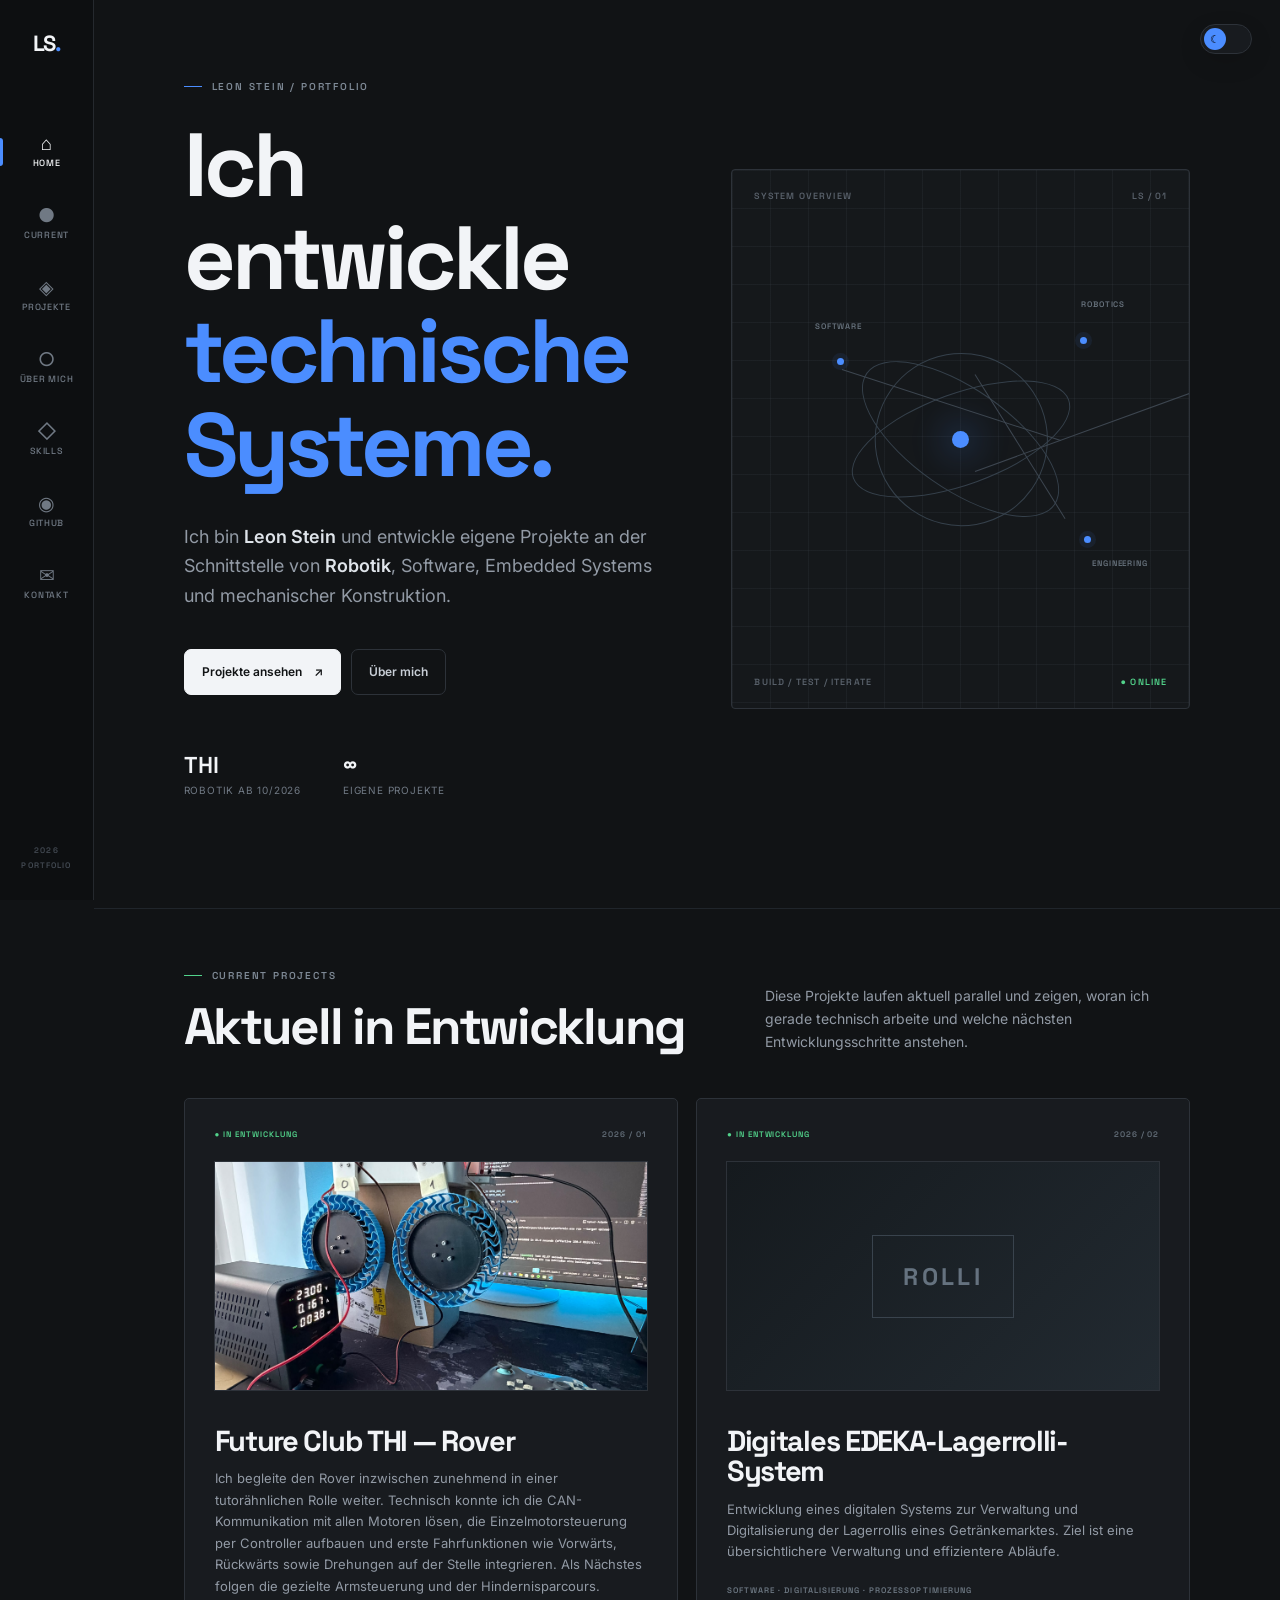
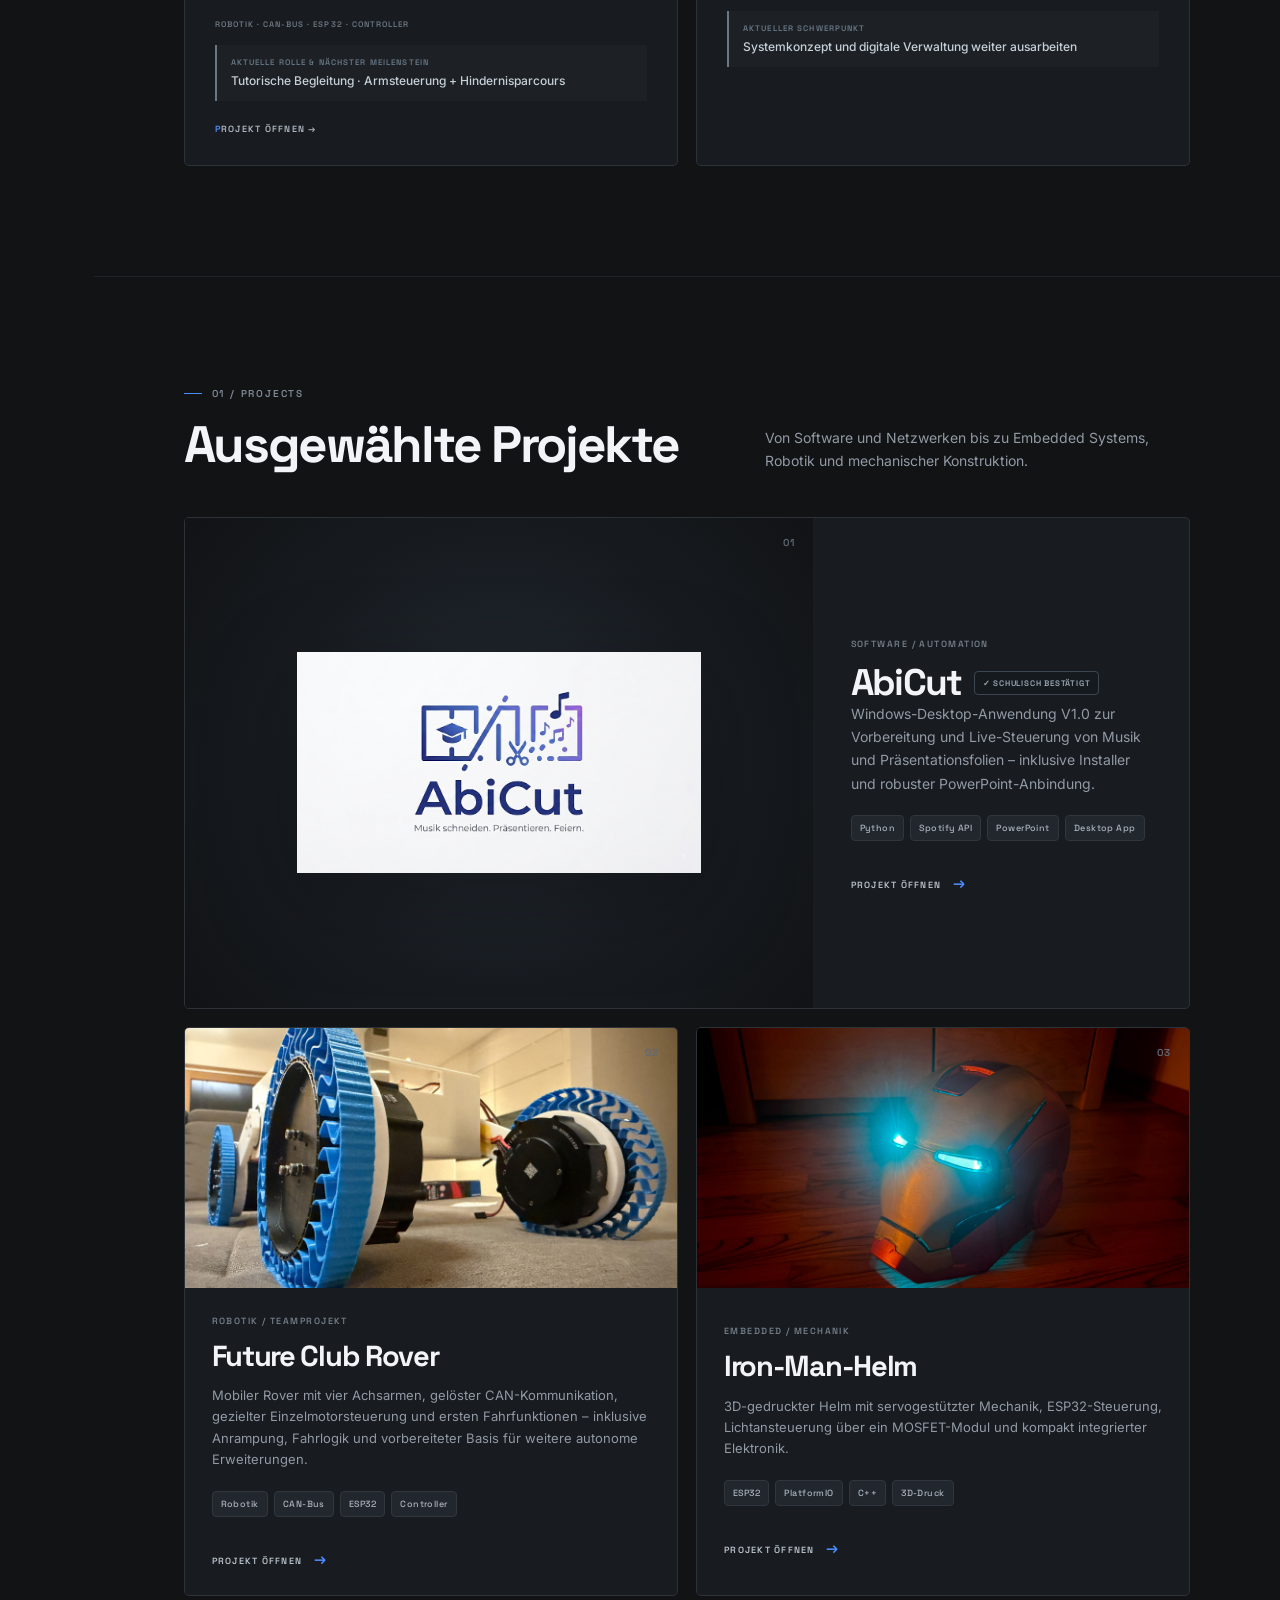
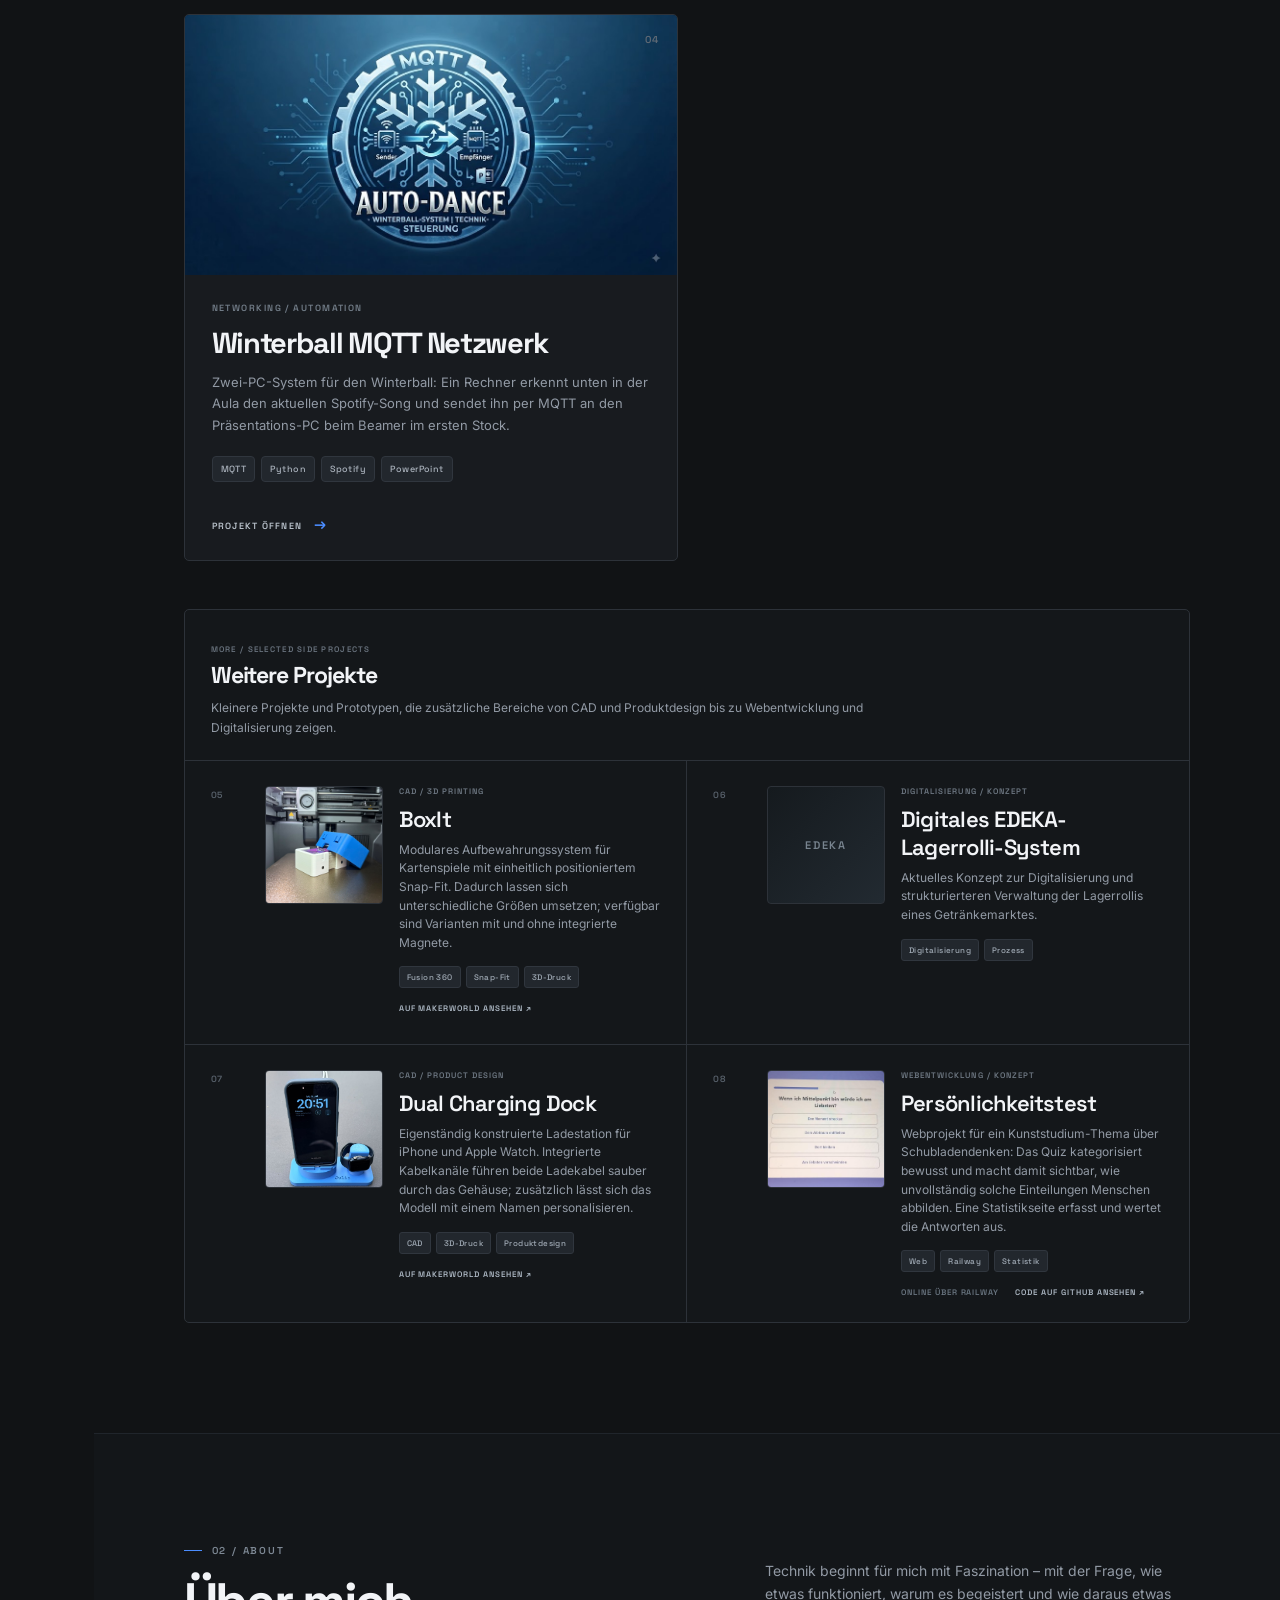
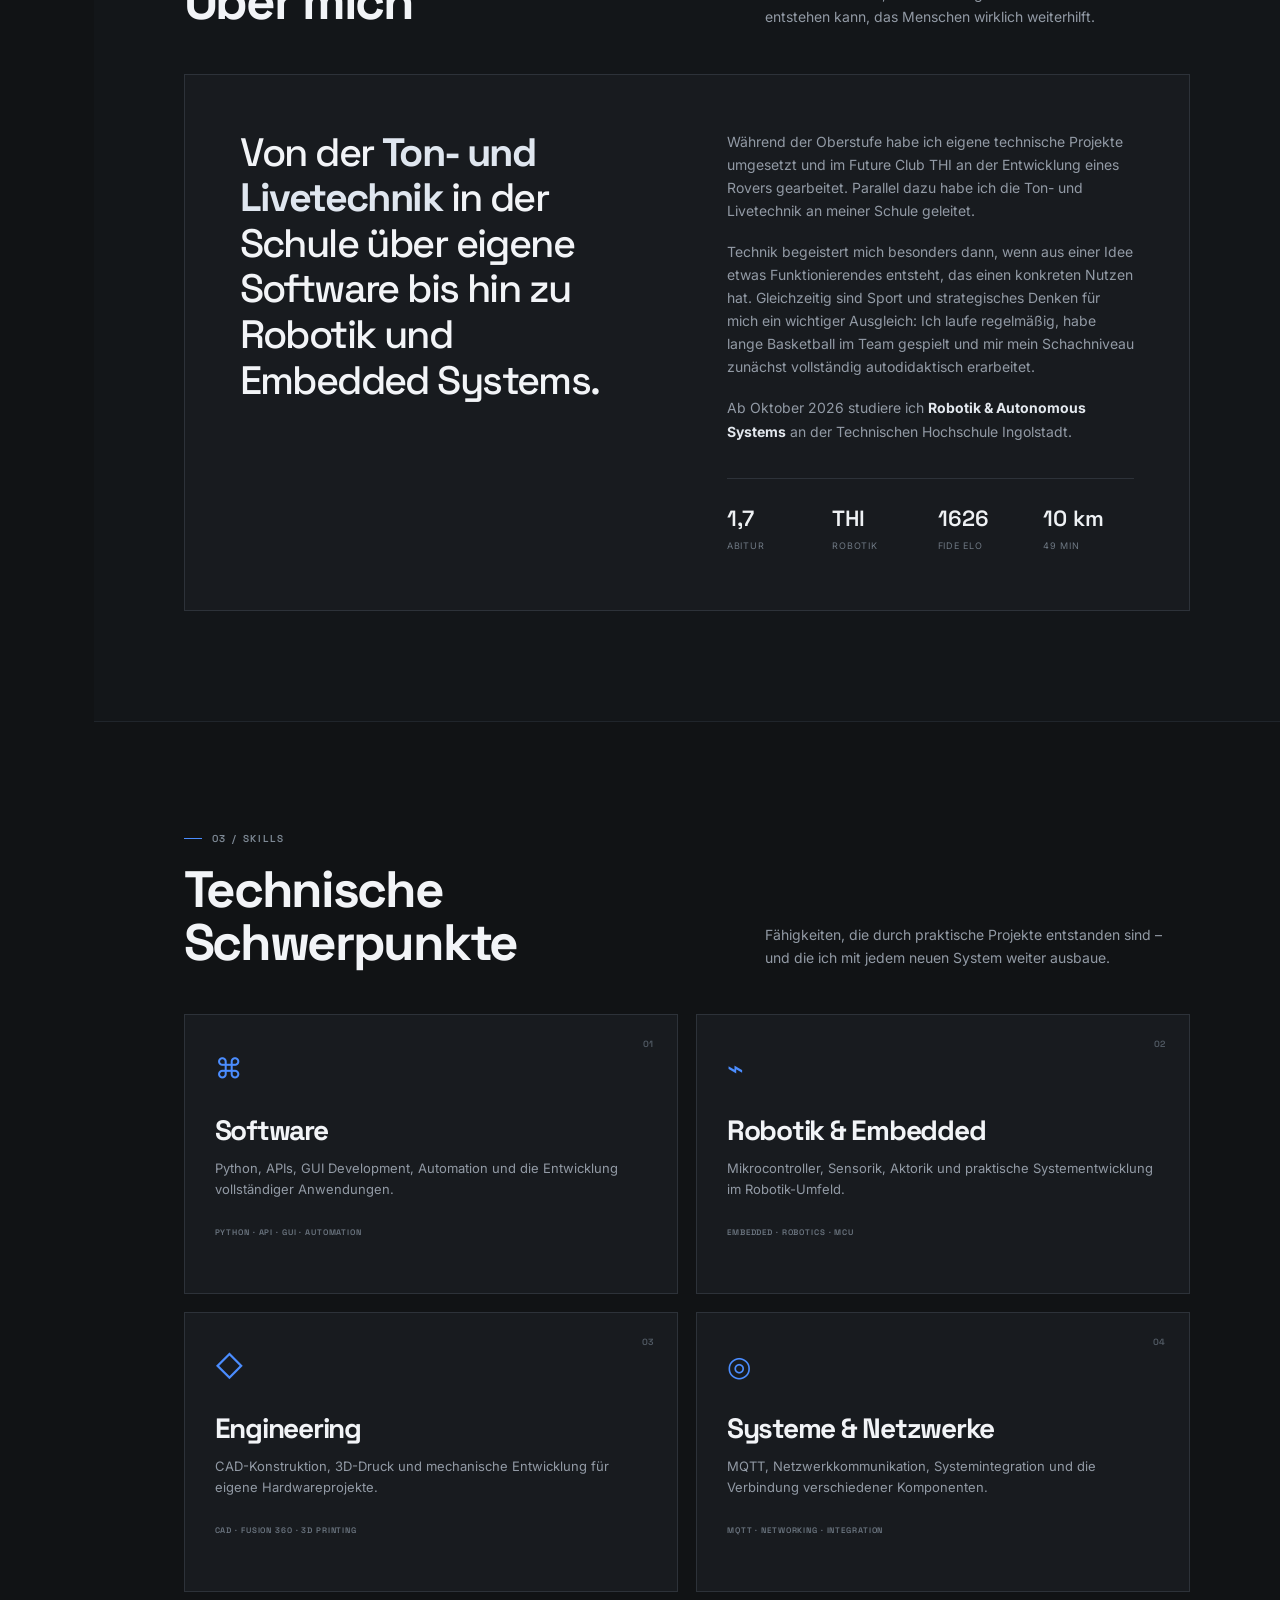
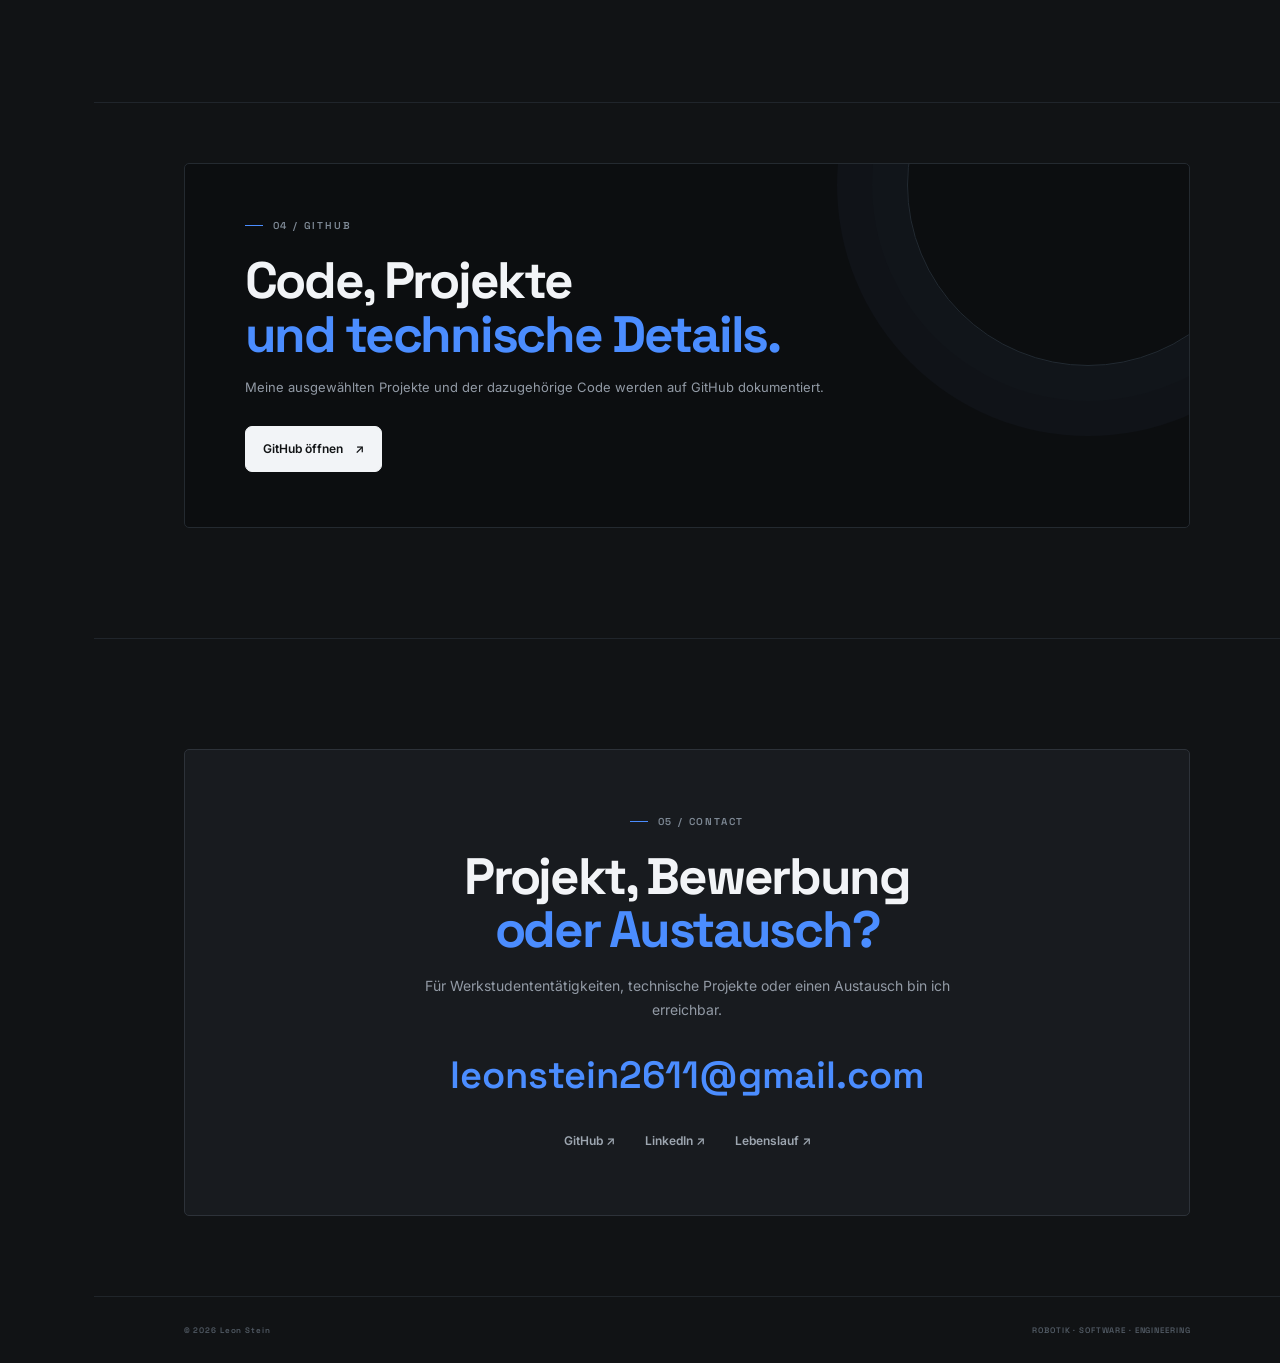
<file: index.html>
<!DOCTYPE html>

<html lang="de">
<head>
<meta charset="utf-8"/>
<meta content="width=device-width, initial-scale=1.0" name="viewport"/>
<meta content="Portfolio von Leon Stein mit Projekten aus Robotik, Embedded Systems, Softwareentwicklung, Automatisierung, CAD und 3D-Druck." name="description"/>
<title>Leon Stein Projects | Robotik, Software &amp; Embedded Systems</title>
<link href="https://leonsteinprojects.de/" rel="canonical"/>
<meta content="index, follow, max-image-preview:large" name="robots"/>
<meta content="de_DE" property="og:locale"/>
<meta content="website" property="og:type"/>
<meta content="Leon Stein Projects" property="og:site_name"/>
<meta content="Leon Stein Projects | Robotik, Software &amp; Embedded Systems" property="og:title"/>
<meta content="Portfolio von Leon Stein mit Projekten aus Robotik, Embedded Systems, Softwareentwicklung, Automatisierung, CAD und 3D-Druck." property="og:description"/>
<meta content="https://leonsteinprojects.de/" property="og:url"/>
<meta content="summary" name="twitter:card"/>
<meta content="Leon Stein Projects | Robotik, Software &amp; Embedded Systems" name="twitter:title"/>
<meta content="Portfolio von Leon Stein mit Projekten aus Robotik, Embedded Systems, Softwareentwicklung, Automatisierung, CAD und 3D-Druck." name="twitter:description"/>
<link href="https://fonts.googleapis.com" rel="preconnect"/>
<link crossorigin="" href="https://fonts.gstatic.com" rel="preconnect"/>
<link href="https://fonts.googleapis.com/css2?family=Inter:wght@400;500;600;700&amp;family=Space+Grotesk:wght@500;600;700&amp;display=swap" rel="stylesheet"/>
<link href="styles.css" rel="stylesheet"/>
<script type="application/ld+json">
  {
    "@context": "https://schema.org",
    "@graph": [
      {
        "@type": "WebSite",
        "@id": "https://leonsteinprojects.de/#website",
        "url": "https://leonsteinprojects.de/",
        "name": "Leon Stein Projects",
        "alternateName": "Leon Stein Portfolio",
        "inLanguage": "de"
      },
      {
        "@type": "Person",
        "@id": "https://leonsteinprojects.de/#leon-stein",
        "name": "Leon Stein",
        "url": "https://leonsteinprojects.de/",
        "sameAs": [
          "https://github.com/leonstein2611",
          "https://www.linkedin.com/in/leon-stein-robotics/"
        ],
        "knowsAbout": [
          "Robotik",
          "Embedded Systems",
          "Softwareentwicklung",
          "Automatisierung",
          "CAD",
          "3D-Druck"
        ]
      }
    ]
  }
  </script>
</head>
<body>
<aside class="sidebar">
<a class="brand" href="#home">LS<span>.</span></a>
<nav>
<a class="nav-link active" href="#home"><span class="icon">⌂</span><b>Home</b></a>
<a class="nav-link" href="#current"><span class="icon">●</span><b>Current</b></a>
<a class="nav-link" href="#projects"><span class="icon">◈</span><b>Projekte</b></a>
<a class="nav-link" href="#about"><span class="icon">○</span><b>Über mich</b></a>
<a class="nav-link" href="#skills"><span class="icon">◇</span><b>Skills</b></a>
<a class="nav-link" href="#github"><span class="icon">◉</span><b>GitHub</b></a>
<a class="nav-link" href="#contact"><span class="icon">✉</span><b>Kontakt</b></a>
</nav>
<div class="side-bottom">2026<br/>PORTFOLIO</div>
</aside>
<main>
<section class="hero page-section" id="home">
<div class="hero-inner">
<div class="hero-copy">
<div class="eyebrow"><span></span> LEON STEIN / PORTFOLIO</div>
<h1>Ich entwickle<br/><em>technische Systeme.</em></h1>
<p class="hero-intro">Ich bin <strong>Leon Stein</strong> und entwickle eigene Projekte an der Schnittstelle von <strong>Robotik</strong>, Software, Embedded Systems und mechanischer Konstruktion.</p>
<div class="hero-actions">
<a class="btn btn-primary" href="#projects">Projekte ansehen <span>↗</span></a>
<a class="btn btn-ghost" href="#about">Über mich</a>
</div>
<div class="hero-facts">
<div><strong>THI</strong><span>Robotik ab 10/2026</span></div>
<div><strong>∞</strong><span>Eigene Projekte</span></div>
</div>
</div>
<div class="hero-system">
<div class="system-top"><span>SYSTEM OVERVIEW</span><span>LS / 01</span></div>
<div class="system-grid"></div>
<div class="system-core">
<div class="core-ring r1"></div>
<div class="core-ring r2"></div>
<div class="core-ring r3"></div>
<div class="core-dot"></div>
</div>
<div class="system-line sl1"></div>
<div class="system-line sl2"></div>
<div class="system-line sl3"></div>
<div class="sys-node sn1"></div>
<div class="sys-node sn2"></div>
<div class="sys-node sn3"></div>
<div class="sys-label label-a">SOFTWARE</div>
<div class="sys-label label-b">ROBOTICS</div>
<div class="sys-label label-c">ENGINEERING</div>
<div class="system-bottom"><span>BUILD / TEST / ITERATE</span><span>● ONLINE</span></div>
</div>
</div>
</section>
<section class="page-section content-section current-section" id="current">
<div class="section-header">
<div><div class="eyebrow"><span class="green"></span> CURRENT PROJECTS</div><h2>Aktuell in Entwicklung</h2></div>
<p>Diese Projekte laufen aktuell parallel und zeigen, woran ich gerade technisch arbeite und welche nächsten Entwicklungsschritte anstehen.</p>
</div>
<div class="current-project-grid">
<a class="current-card current-card-link" href="futureclub.html">
<div class="current-head"><span class="status">● IN ENTWICKLUNG</span><span class="current-number">2026 / 01</span></div>
<div class="current-card-image"><img alt="Future Club Rover beim Controller- und Fahrtest" src="assets/futureclub/rover_controller_drive_test.jpg"/></div>
<h3>Future Club THI — Rover</h3>
<p>Ich begleite den Rover inzwischen zunehmend in einer tutorähnlichen Rolle weiter. Technisch konnte ich die CAN-Kommunikation mit allen Motoren lösen, die Einzelmotorsteuerung per Controller aufbauen und erste Fahrfunktionen wie Vorwärts, Rückwärts sowie Drehungen auf der Stelle integrieren. Als Nächstes folgen die gezielte Armsteuerung und der Hindernisparcours.</p>
<div class="current-tech">ROBOTIK · CAN-BUS · ESP32 · CONTROLLER</div>
<div class="current-goal"><span>AKTUELLE ROLLE &amp; NÄCHSTER MEILENSTEIN</span><strong>Tutorische Begleitung · Armsteuerung + Hindernisparcours</strong></div>
<span class="current-open">PROJEKT ÖFFNEN →</span>
</a>
<article class="current-card">
<div class="current-head"><span class="status">● IN ENTWICKLUNG</span><span class="current-number">2026 / 02</span></div>
<div class="current-card-image edeka-current-image"><div class="rolli-symbol">ROLLI</div></div>
<h3>Digitales EDEKA-Lagerrolli-System</h3>
<p>Entwicklung eines digitalen Systems zur Verwaltung und Digitalisierung der Lagerrollis eines Getränkemarktes. Ziel ist eine übersichtlichere Verwaltung und effizientere Abläufe.</p>
<div class="current-tech">SOFTWARE · DIGITALISIERUNG · PROZESSOPTIMIERUNG</div>
<div class="current-goal"><span>AKTUELLER SCHWERPUNKT</span><strong>Systemkonzept und digitale Verwaltung weiter ausarbeiten</strong></div>
</article>
</div>
</section>
<section class="page-section content-section" id="projects">
<div class="section-header">
<div>
<div class="eyebrow"><span></span> 01 / PROJECTS</div>
<h2>Ausgewählte Projekte</h2>
</div>
<p>Von Software und Netzwerken bis zu Embedded Systems, Robotik und mechanischer Konstruktion.</p>
</div>
<div class="project-list">
<a class="project-block project-main" href="abicut.html">
<div class="project-image abicut-image">
<div class="abicut-preview-logo"><img alt="AbiCut Logo" src="assets/abicut/abicut_logo.png"/></div>
<div class="image-index">01</div>
</div>
<div class="project-info">
<div class="project-kicker">SOFTWARE / AUTOMATION</div>
<div class="project-title-line"><h3>AbiCut</h3><span class="school-confirmed">✓ SCHULISCH BESTÄTIGT</span></div>
<p>Windows-Desktop-Anwendung V1.0 zur Vorbereitung und Live-Steuerung von Musik und Präsentationsfolien – inklusive Installer und robuster PowerPoint-Anbindung.</p>
<div class="tags"><span>Python</span><span>Spotify API</span><span>PowerPoint</span><span>Desktop App</span></div>
<div class="project-more">PROJEKT ÖFFNEN <span>→</span></div>
</div>
</a>
<div class="project-row">
<a class="project-block" href="futureclub.html">
<div class="project-image rover-photo-image">
<img alt="Aktueller Future Club Rover im praktischen Aufbau" src="assets/futureclub/rover_current_lowangle.png"/>
<div class="image-index">02</div>
</div>
<div class="project-info">
<div class="project-kicker">ROBOTIK / TEAMPROJEKT</div>
<h3>Future Club Rover</h3>
<p>Mobiler Rover mit vier Achsarmen, gelöster CAN-Kommunikation, gezielter Einzelmotorsteuerung und ersten Fahrfunktionen – inklusive Anrampung, Fahrlogik und vorbereiteter Basis für weitere autonome Erweiterungen.</p>
<div class="tags"><span>Robotik</span><span>CAN-Bus</span><span>ESP32</span><span>Controller</span></div>
<div class="project-more">PROJEKT ÖFFNEN <span>→</span></div>
</div>
</a>
<a class="project-block" href="ironman.html">
<div class="project-image helmet-photo-image">
<img alt="Fertiger Iron-Man-Helm" src="assets/ironman/ironman_lit_closed.jpg"/>
<div class="image-index">03</div>
</div>
<div class="project-info">
<div class="project-kicker">EMBEDDED / MECHANIK</div>
<h3>Iron-Man-Helm</h3>
<p>3D-gedruckter Helm mit servogestützter Mechanik, ESP32-Steuerung, Lichtansteuerung über ein MOSFET-Modul und kompakt integrierter Elektronik.</p>
<div class="tags"><span>ESP32</span><span>PlatformIO</span><span>C++</span><span>3D-Druck</span></div>
<div class="project-more">PROJEKT ÖFFNEN <span>→</span></div>
</div>
</a>
</div>
<div class="project-row">
<a class="project-block" href="mqtt.html">
<div class="project-image mqtt-logo-image">
<img alt="Winterball MQTT Netzwerk Logo" src="assets/mqtt/mqtt_logo.png"/>
<div class="image-index">04</div>
</div>
<div class="project-info">
<div class="project-kicker">NETWORKING / AUTOMATION</div>
<h3>Winterball MQTT Netzwerk</h3>
<p>Zwei-PC-System für den Winterball: Ein Rechner erkennt unten in der Aula den aktuellen Spotify-Song und sendet ihn per MQTT an den Präsentations-PC beim Beamer im ersten Stock.</p>
<div class="tags"><span>MQTT</span><span>Python</span><span>Spotify</span><span>PowerPoint</span></div>
<div class="project-more">PROJEKT ÖFFNEN <span>→</span></div>
</div>
</a>
</div>
</div>
<div class="other-projects">
<div class="small-title">
<span>MORE / SELECTED SIDE PROJECTS</span>
<h3>Weitere Projekte</h3>
<p>Kleinere Projekte und Prototypen, die zusätzliche Bereiche von CAD und Produktdesign bis zu Webentwicklung und Digitalisierung zeigen.</p>
</div>
<div class="side-project-grid">
<article class="small-project-card side-project-with-image">
<div class="side-project-number">05</div>
<div class="side-project-preview">
<img alt="BoxIt modulares Kartenspiel-Etui" src="assets/sideprojects/boxit_preview.jpeg"/>
</div>
<div class="side-project-content">
<div class="side-project-kicker">CAD / 3D PRINTING</div>
<h4>BoxIt</h4>
<p>Modulares Aufbewahrungssystem für Kartenspiele mit einheitlich positioniertem Snap-Fit. Dadurch lassen sich unterschiedliche Größen umsetzen; verfügbar sind Varianten mit und ohne integrierte Magnete.</p>
<div class="side-project-tags"><span>Fusion 360</span><span>Snap-Fit</span><span>3D-Druck</span></div>
<a class="side-project-link" href="https://makerworld.com/de/models/3300971-boxit-modular-card-box-magnet-click-version#profileId-3746355" rel="noopener noreferrer" target="_blank">AUF MAKERWORLD ANSEHEN ↗</a>
</div>
</article>
<article class="small-project-card side-project-with-image">
<div class="side-project-number">06</div>
<div class="side-project-preview side-project-placeholder">
<span>EDEKA</span>
</div>
<div class="side-project-content">
<div class="side-project-kicker">DIGITALISIERUNG / KONZEPT</div>
<h4>Digitales EDEKA-Lagerrolli-System</h4>
<p>Aktuelles Konzept zur Digitalisierung und strukturierteren Verwaltung der Lagerrollis eines Getränkemarktes.</p>
<div class="side-project-tags"><span>Digitalisierung</span><span>Prozess</span></div>
</div>
</article>
<article class="small-project-card side-project-with-image">
<div class="side-project-number">07</div>
<div class="side-project-preview">
<img alt="Dual Charging Dock für iPhone und Apple Watch" src="assets/sideprojects/charging_dock_preview.jpeg"/>
</div>
<div class="side-project-content">
<div class="side-project-kicker">CAD / PRODUCT DESIGN</div>
<h4>Dual Charging Dock</h4>
<p>Eigenständig konstruierte Ladestation für iPhone und Apple Watch. Integrierte Kabelkanäle führen beide Ladekabel sauber durch das Gehäuse; zusätzlich lässt sich das Modell mit einem Namen personalisieren.</p>
<div class="side-project-tags"><span>CAD</span><span>3D-Druck</span><span>Produktdesign</span></div>
<a class="side-project-link" href="https://makerworld.com/de/models/3020410-dual-charging-dock-for-iphone-and-apple-watch#profileId-3393428" rel="noopener noreferrer" target="_blank">AUF MAKERWORLD ANSEHEN ↗</a>
</div>
</article>
<article class="small-project-card side-project-with-image">
<div class="side-project-number">08</div>
<div class="side-project-preview quiz-preview">
<img alt="Persönlichkeitstest als Webanwendung" src="assets/sideprojects/quiz_preview.jpeg"/>
</div>
<div class="side-project-content">
<div class="side-project-kicker">WEBENTWICKLUNG / KONZEPT</div>
<h4>Persönlichkeitstest</h4>
<p>Webprojekt für ein Kunststudium-Thema über Schubladendenken: Das Quiz kategorisiert bewusst und macht damit sichtbar, wie unvollständig solche Einteilungen Menschen abbilden. Eine Statistikseite erfasst und wertet die Antworten aus.</p>
<div class="side-project-tags"><span>Web</span><span>Railway</span><span>Statistik</span></div>
<div class="side-project-actions"><span class="side-project-note">ONLINE ÜBER RAILWAY</span><a class="side-project-link" href="https://github.com/leonstein2611/personality-quiz" rel="noopener noreferrer" target="_blank">CODE AUF GITHUB ANSEHEN ↗</a></div>
</div>
</article>
</div>
</div>
</section>
<section class="page-section content-section about-section" id="about">
<div class="section-header">
<div><div class="eyebrow"><span></span> 02 / ABOUT</div><h2>Über mich</h2></div>
<p>Technik beginnt für mich mit Faszination – mit der Frage, wie etwas funktioniert, warum es begeistert und wie daraus etwas entstehen kann, das Menschen wirklich weiterhilft.</p>
</div>
<div class="about-grid">
<div class="about-statement">Von der <strong>Ton- und Livetechnik</strong> in der Schule über eigene Software bis hin zu Robotik und Embedded Systems.</div>
<div class="about-details">
<p>Während der Oberstufe habe ich eigene technische Projekte umgesetzt und im Future Club THI an der Entwicklung eines Rovers gearbeitet. Parallel dazu habe ich die Ton- und Livetechnik an meiner Schule geleitet.</p>
<p>Technik begeistert mich besonders dann, wenn aus einer Idee etwas Funktionierendes entsteht, das einen konkreten Nutzen hat. Gleichzeitig sind Sport und strategisches Denken für mich ein wichtiger Ausgleich: Ich laufe regelmäßig, habe lange Basketball im Team gespielt und mir mein Schachniveau zunächst vollständig autodidaktisch erarbeitet.</p>
<p>Ab Oktober 2026 studiere ich <strong>Robotik &amp; Autonomous Systems</strong> an der Technischen Hochschule Ingolstadt.</p>
<div class="about-stats">
<div><strong>1,7</strong><span>Abitur</span></div>
<div><strong>THI</strong><span>Robotik</span></div>
<div><strong>1626</strong><span>FIDE Elo</span></div>
<div><strong>10 km</strong><span>49 min</span></div>
</div>
</div>
</div>
</section>
<section class="page-section content-section" id="skills">
<div class="section-header">
<div><div class="eyebrow"><span></span> 03 / SKILLS</div><h2>Technische Schwerpunkte</h2></div>
<p>Fähigkeiten, die durch praktische Projekte entstanden sind – und die ich mit jedem neuen System weiter ausbaue.</p>
</div>
<div class="skill-grid">
<div class="skill-block"><span class="skill-number">01</span><div class="skill-icon">⌘</div><h3>Software</h3><p>Python, APIs, GUI Development, Automation und die Entwicklung vollständiger Anwendungen.</p><div class="skill-tags">PYTHON · API · GUI · AUTOMATION</div></div>
<div class="skill-block"><span class="skill-number">02</span><div class="skill-icon">⌁</div><h3>Robotik &amp; Embedded</h3><p>Mikrocontroller, Sensorik, Aktorik und praktische Systementwicklung im Robotik-Umfeld.</p><div class="skill-tags">EMBEDDED · ROBOTICS · MCU</div></div>
<div class="skill-block"><span class="skill-number">03</span><div class="skill-icon">◇</div><h3>Engineering</h3><p>CAD-Konstruktion, 3D-Druck und mechanische Entwicklung für eigene Hardwareprojekte.</p><div class="skill-tags">CAD · FUSION 360 · 3D PRINTING</div></div>
<div class="skill-block"><span class="skill-number">04</span><div class="skill-icon">◎</div><h3>Systeme &amp; Netzwerke</h3><p>MQTT, Netzwerkkommunikation, Systemintegration und die Verbindung verschiedener Komponenten.</p><div class="skill-tags">MQTT · NETWORKING · INTEGRATION</div></div>
</div>
</section>
<section class="page-section content-section github-section" id="github">
<div class="dark-block">
<div class="eyebrow"><span></span> 04 / GITHUB</div>
<h2>Code, Projekte<br/><em>und technische Details.</em></h2>
<p>Meine ausgewählten Projekte und der dazugehörige Code werden auf GitHub dokumentiert.</p>
<a class="btn btn-primary" href="https://github.com/leonstein2611" rel="noopener noreferrer" target="_blank">GitHub öffnen <span>↗</span></a>
</div>
</section>
<section class="page-section content-section contact-section" id="contact">
<div class="contact-block">
<div class="eyebrow"><span></span> 05 / CONTACT</div>
<h2>Projekt, Bewerbung<br/><em>oder Austausch?</em></h2>
<p>Für Werkstudententätigkeiten, technische Projekte oder einen Austausch bin ich erreichbar.</p>
<a class="contact-mail" href="mailto:leonstein2611@gmail.com">leonstein2611@gmail.com</a>
<div class="contact-links"><a href="https://github.com/leonstein2611" rel="noopener noreferrer" target="_blank">GitHub ↗</a><a href="https://www.linkedin.com/in/leon-stein-robotics/" rel="noopener noreferrer" target="_blank">LinkedIn ↗</a><a href="assets/documents/Lebenslauf_Leon_Stein.pdf" rel="noopener noreferrer" target="_blank">Lebenslauf ↗</a></div>
</div>
</section>
<footer><span>© 2026 Leon Stein</span><span>ROBOTIK · SOFTWARE · ENGINEERING</span></footer>
</main>
<script src="script.js"></script>
<!-- Cloudflare Web Analytics --><script data-cf-beacon='{"token": "7a0f40504f7e4648b12b40247a7c8d13"}' src="https://static.cloudflareinsights.com/beacon.min.js" type="module"></script><!-- End Cloudflare Web Analytics -->
</body>
</html>
</file>
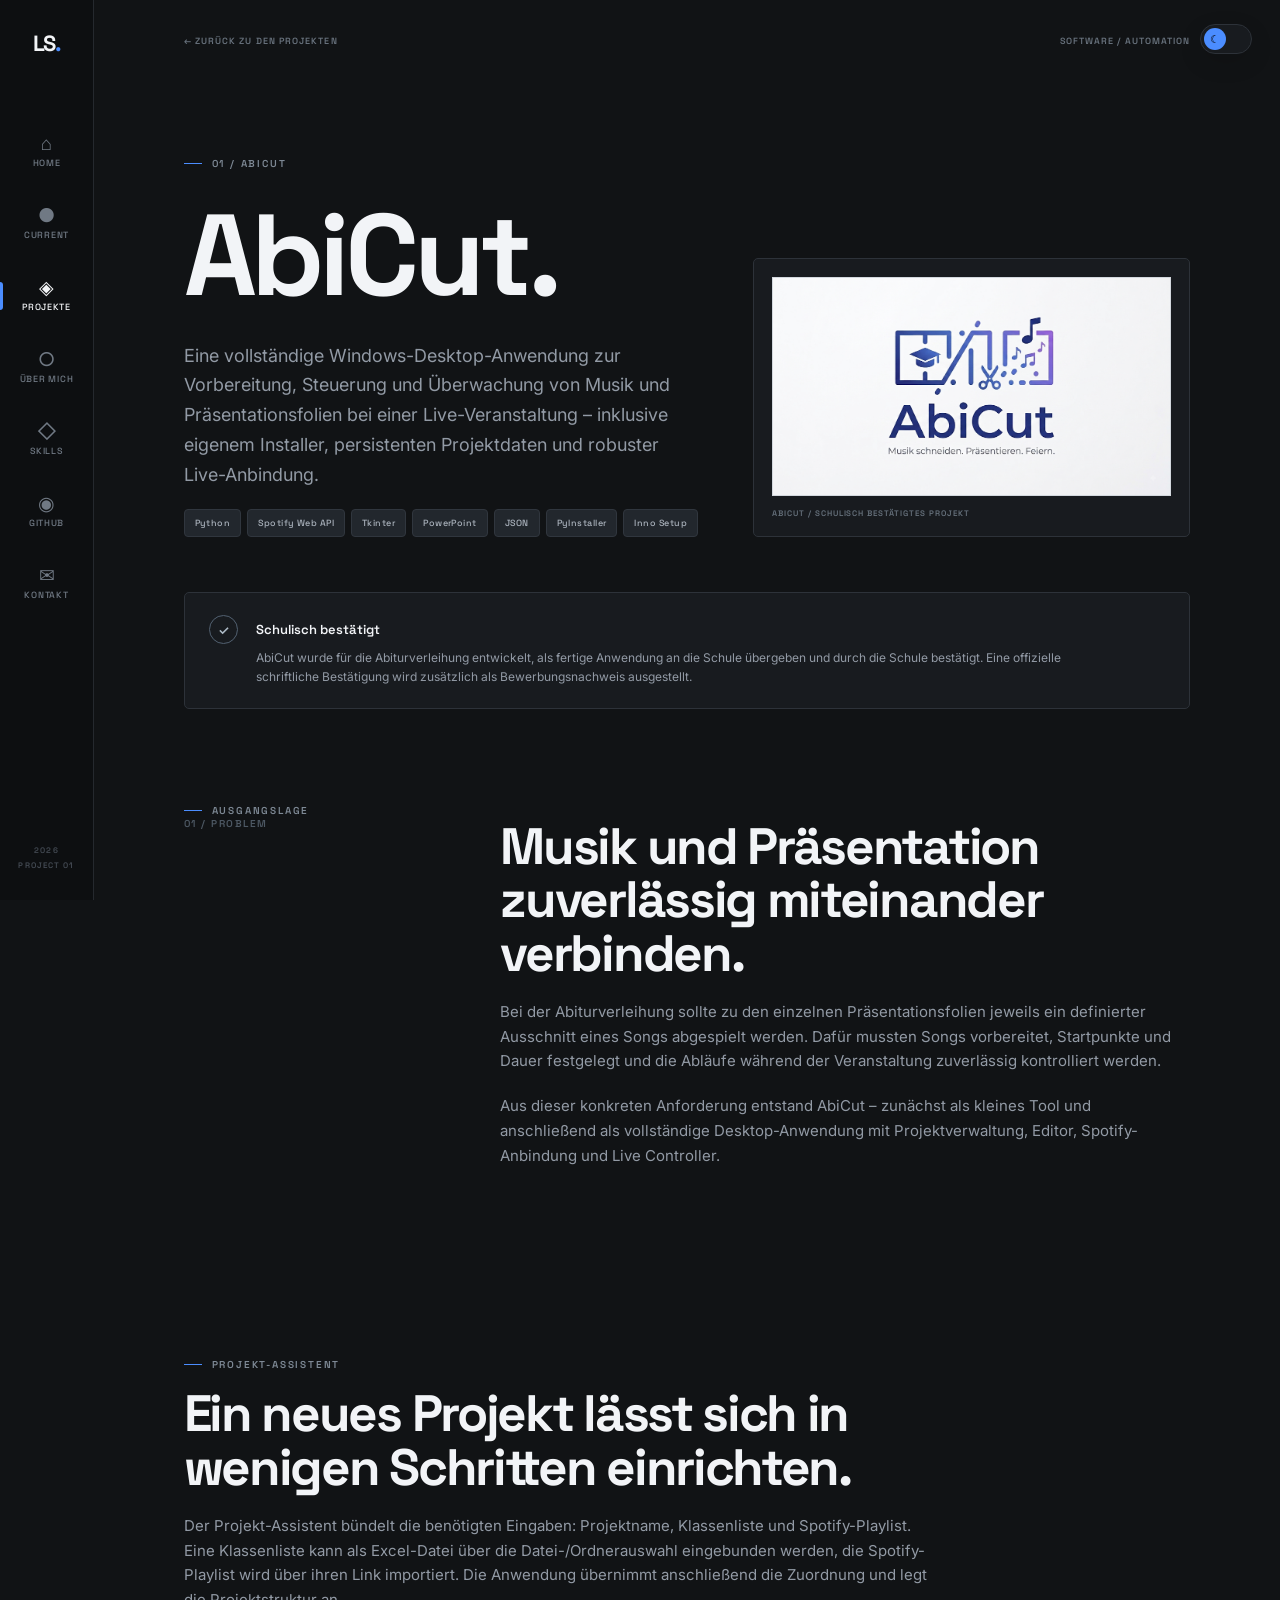
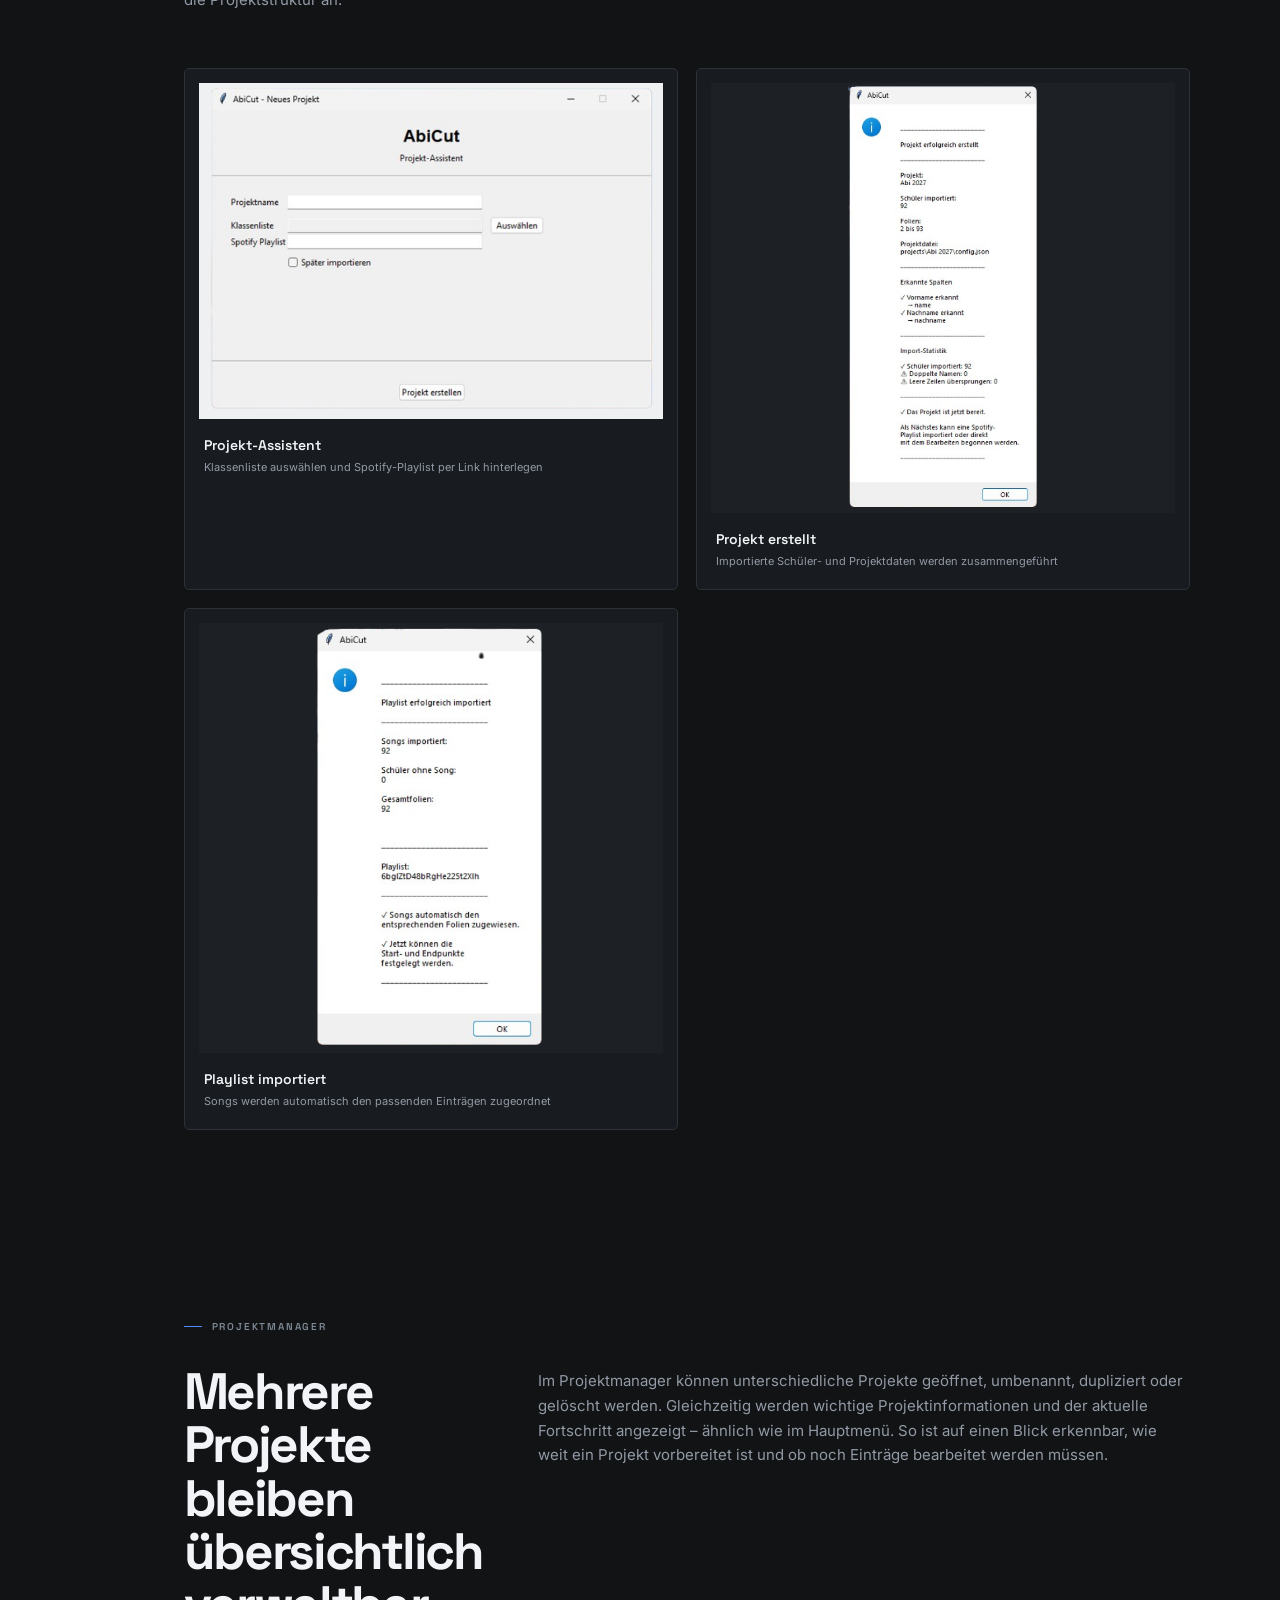
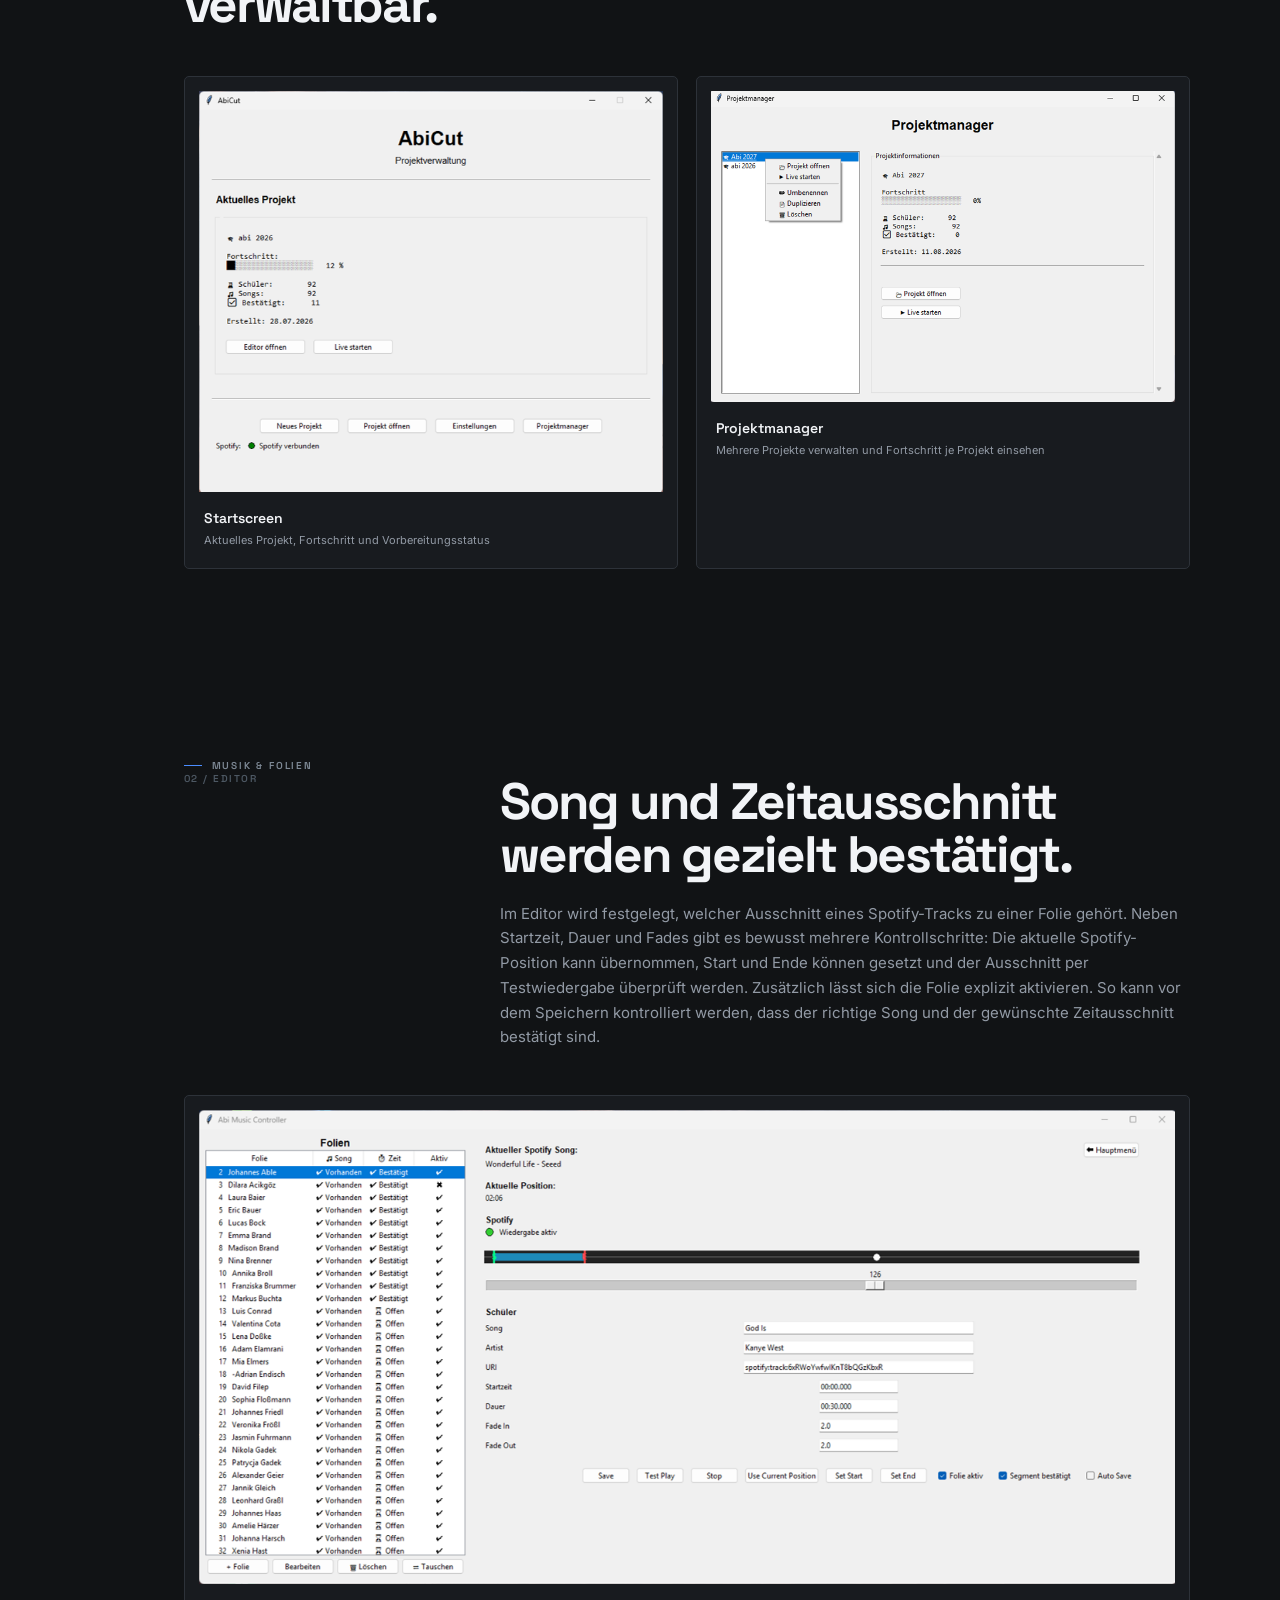
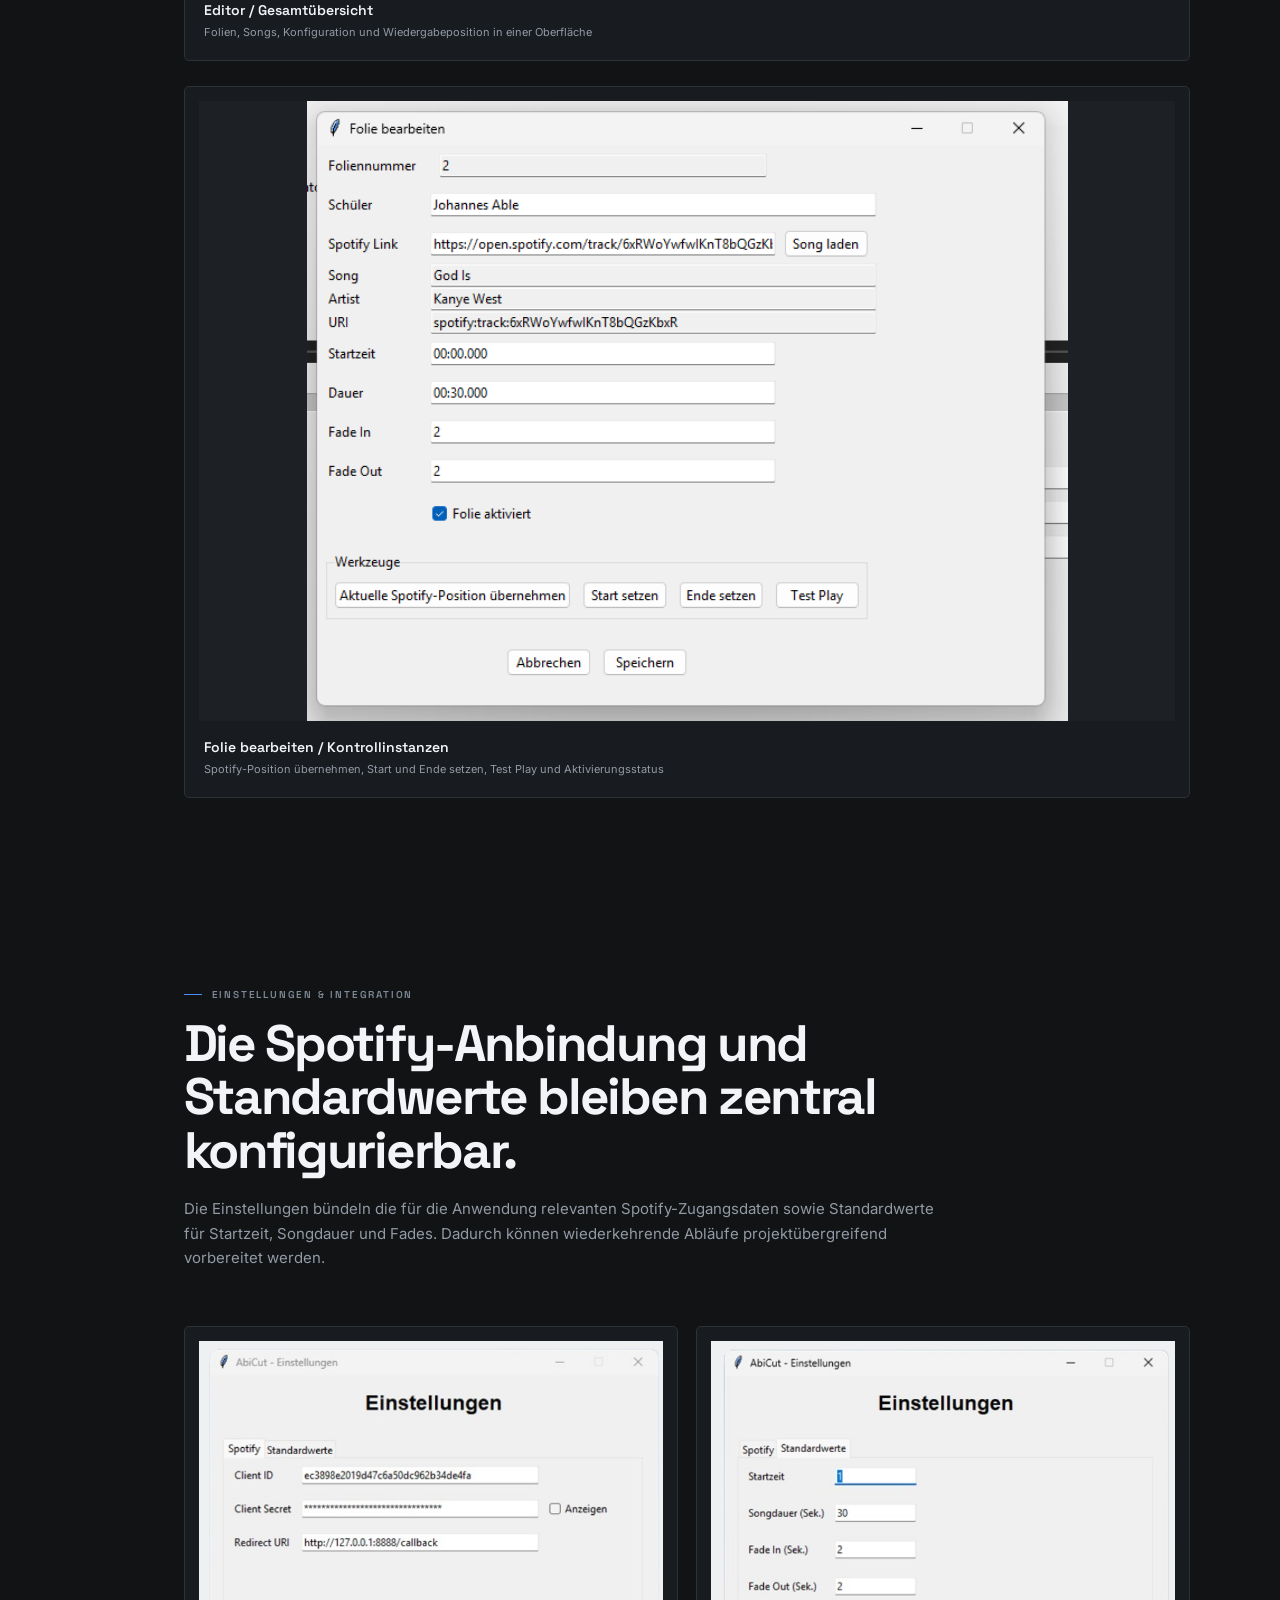
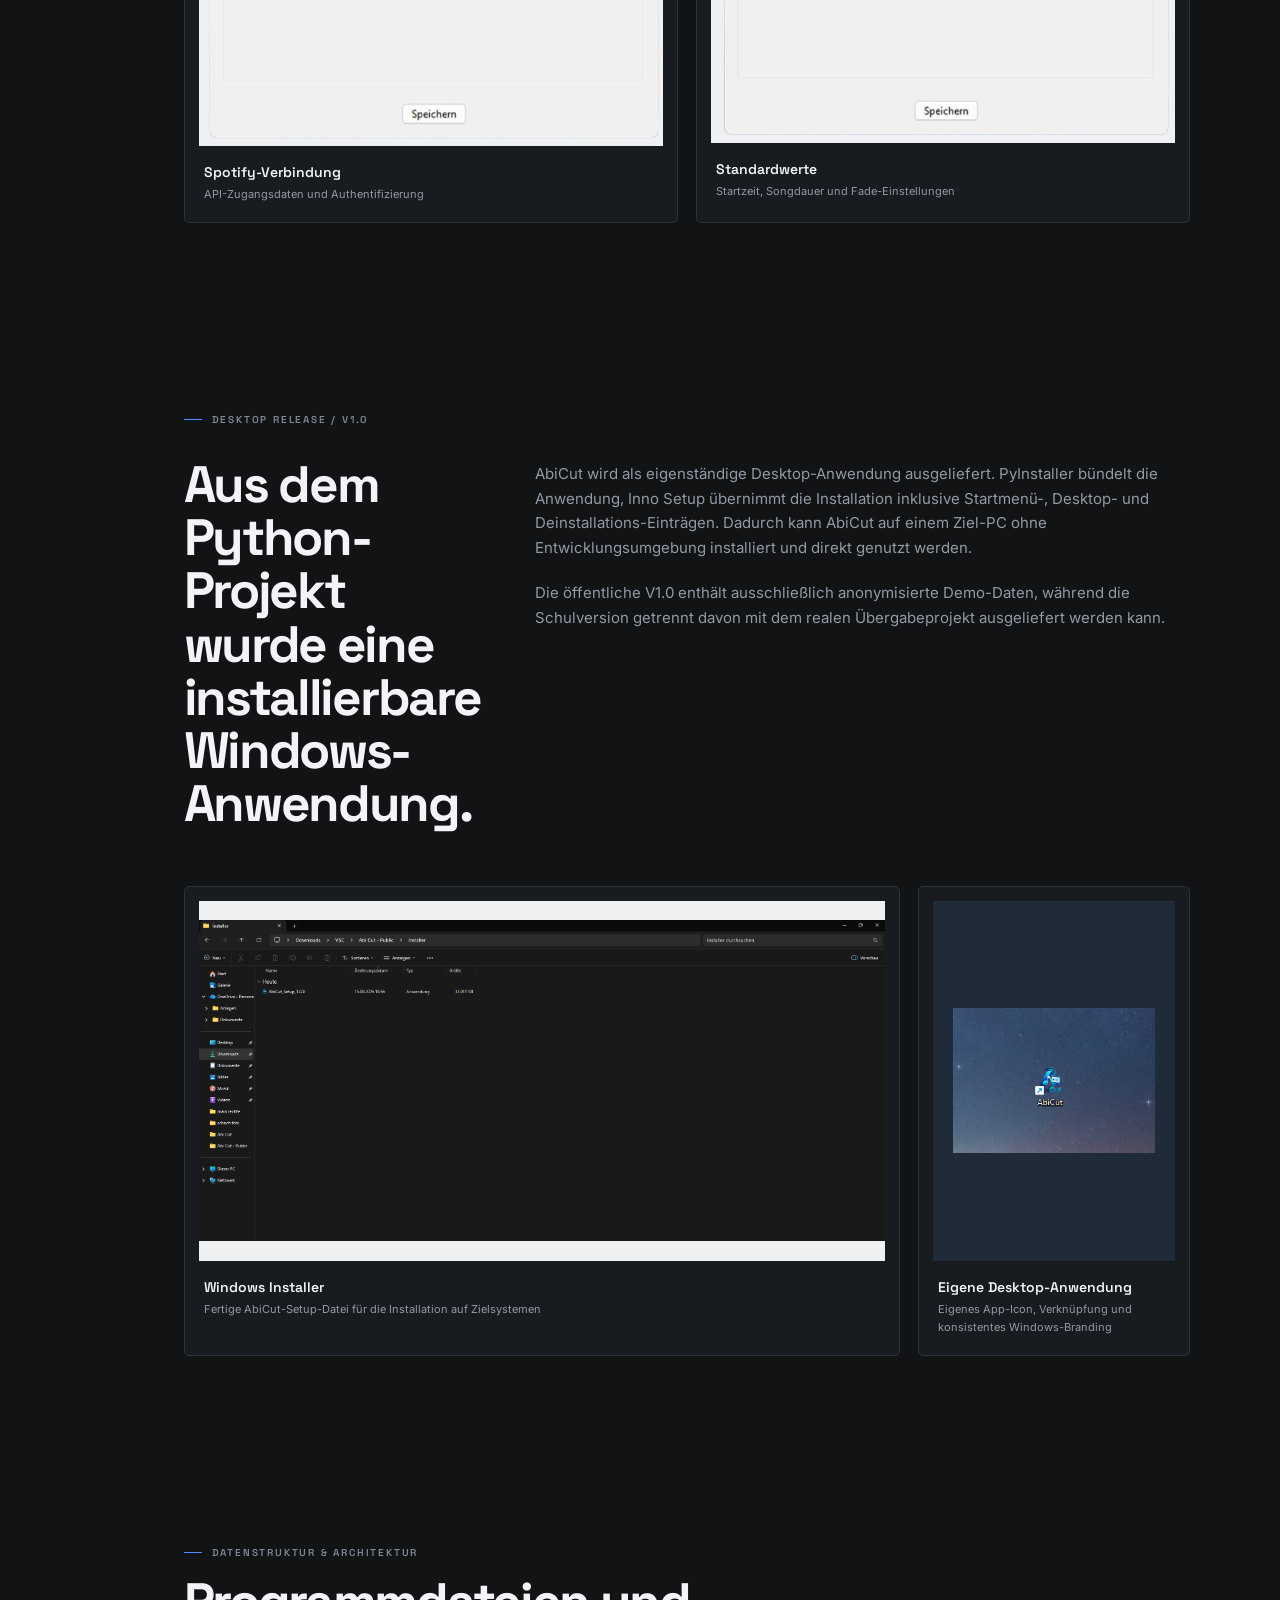
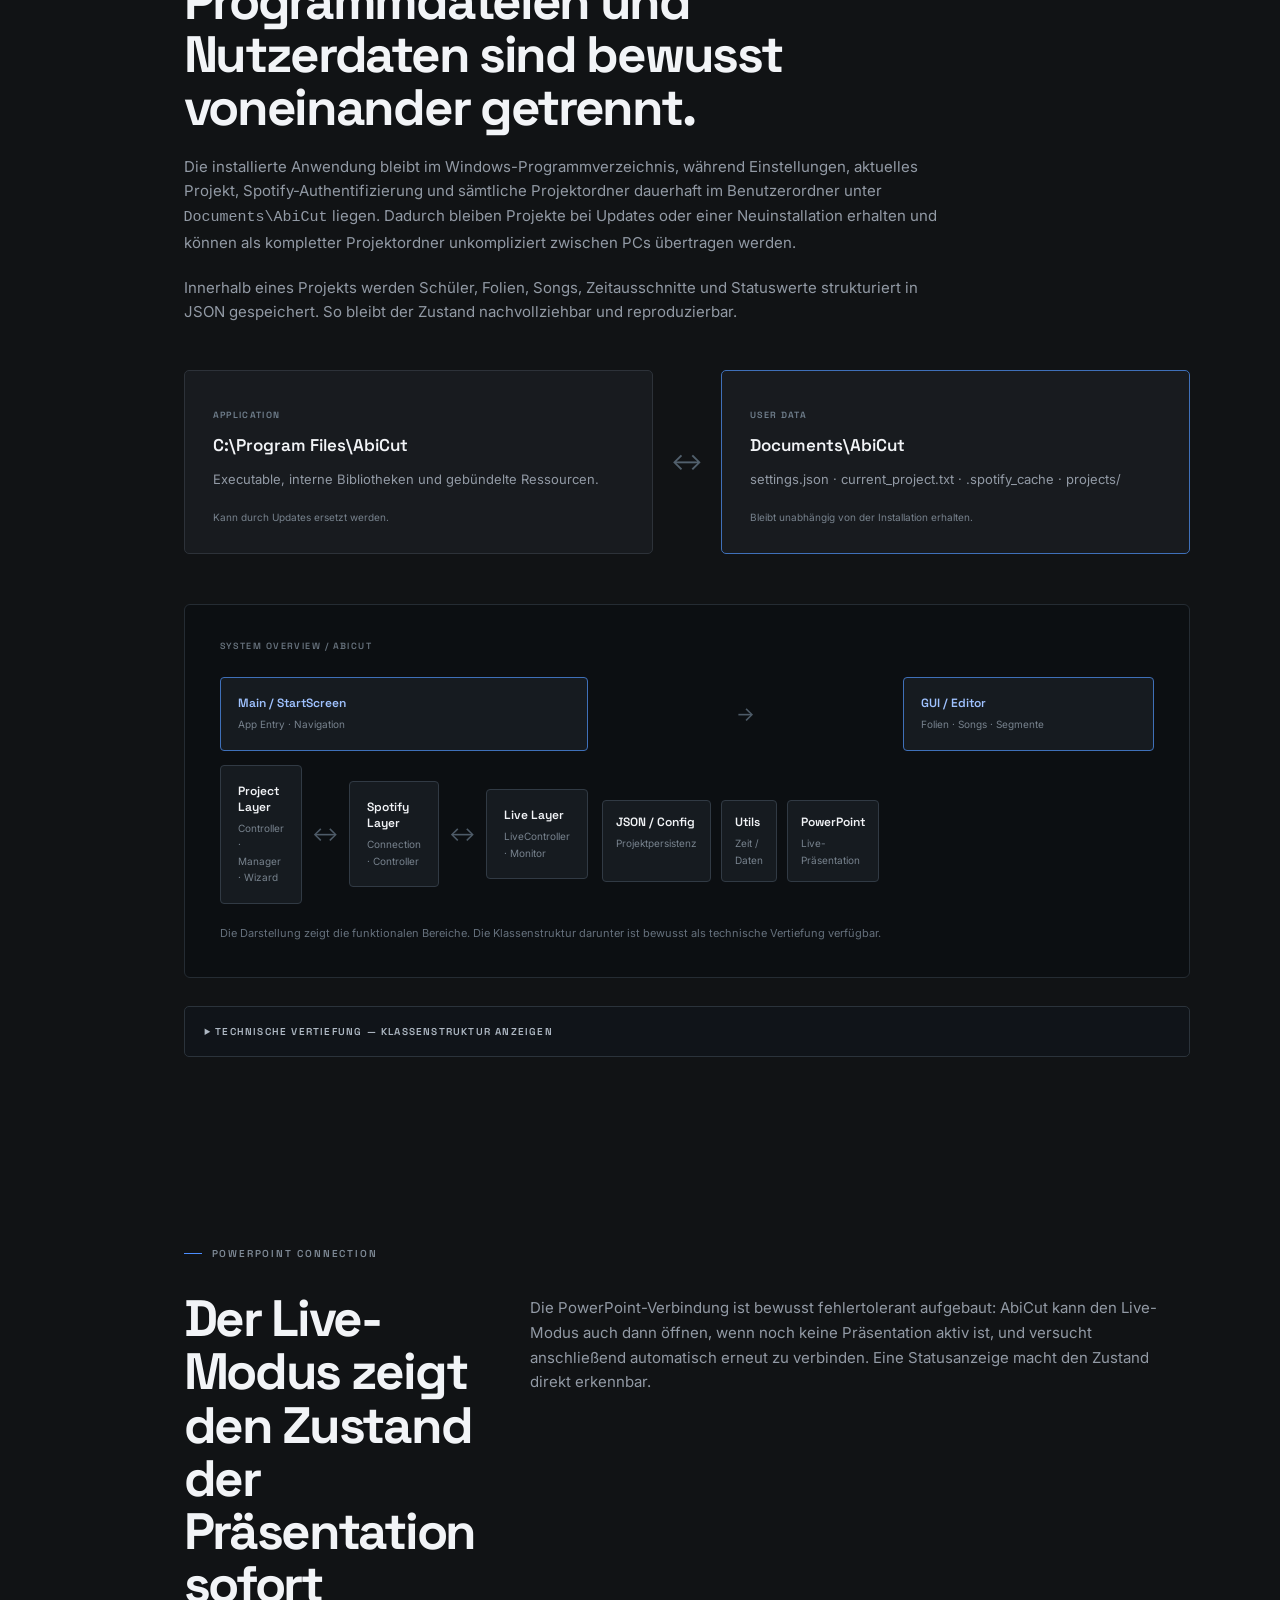
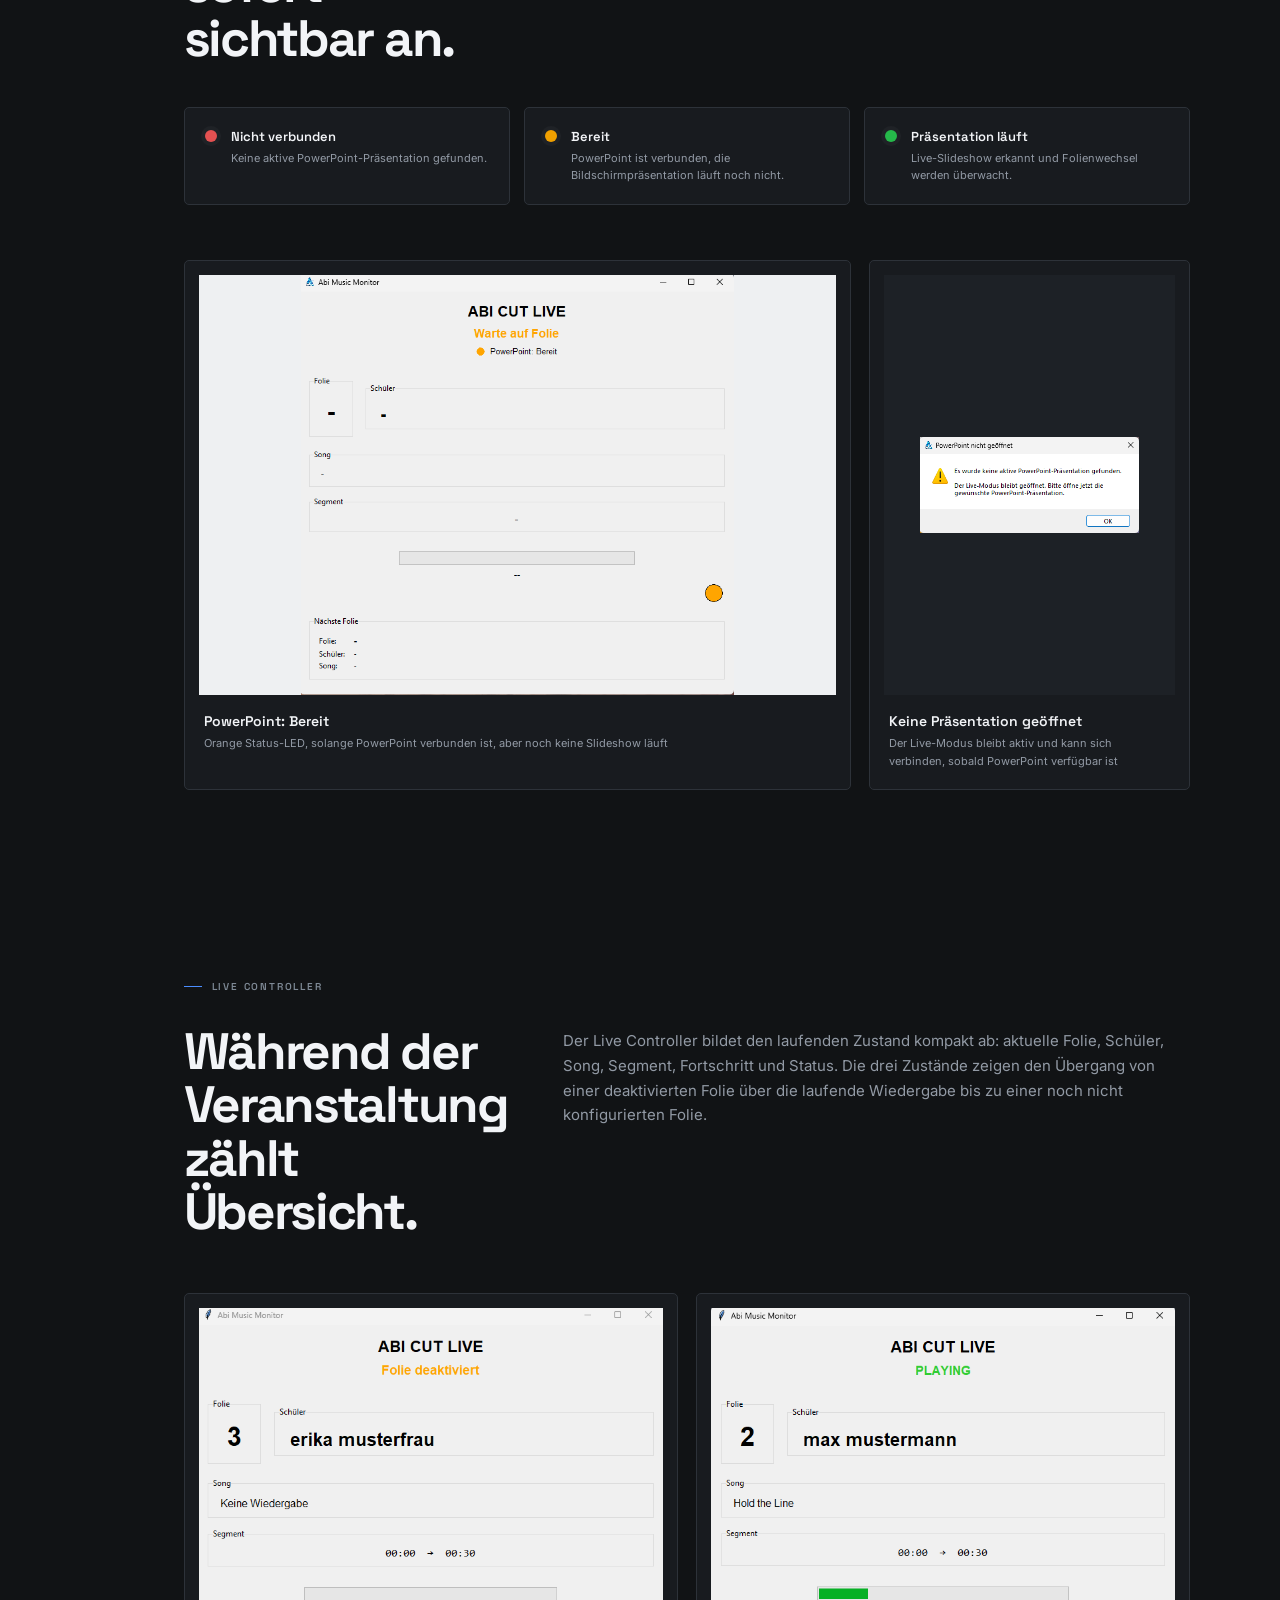
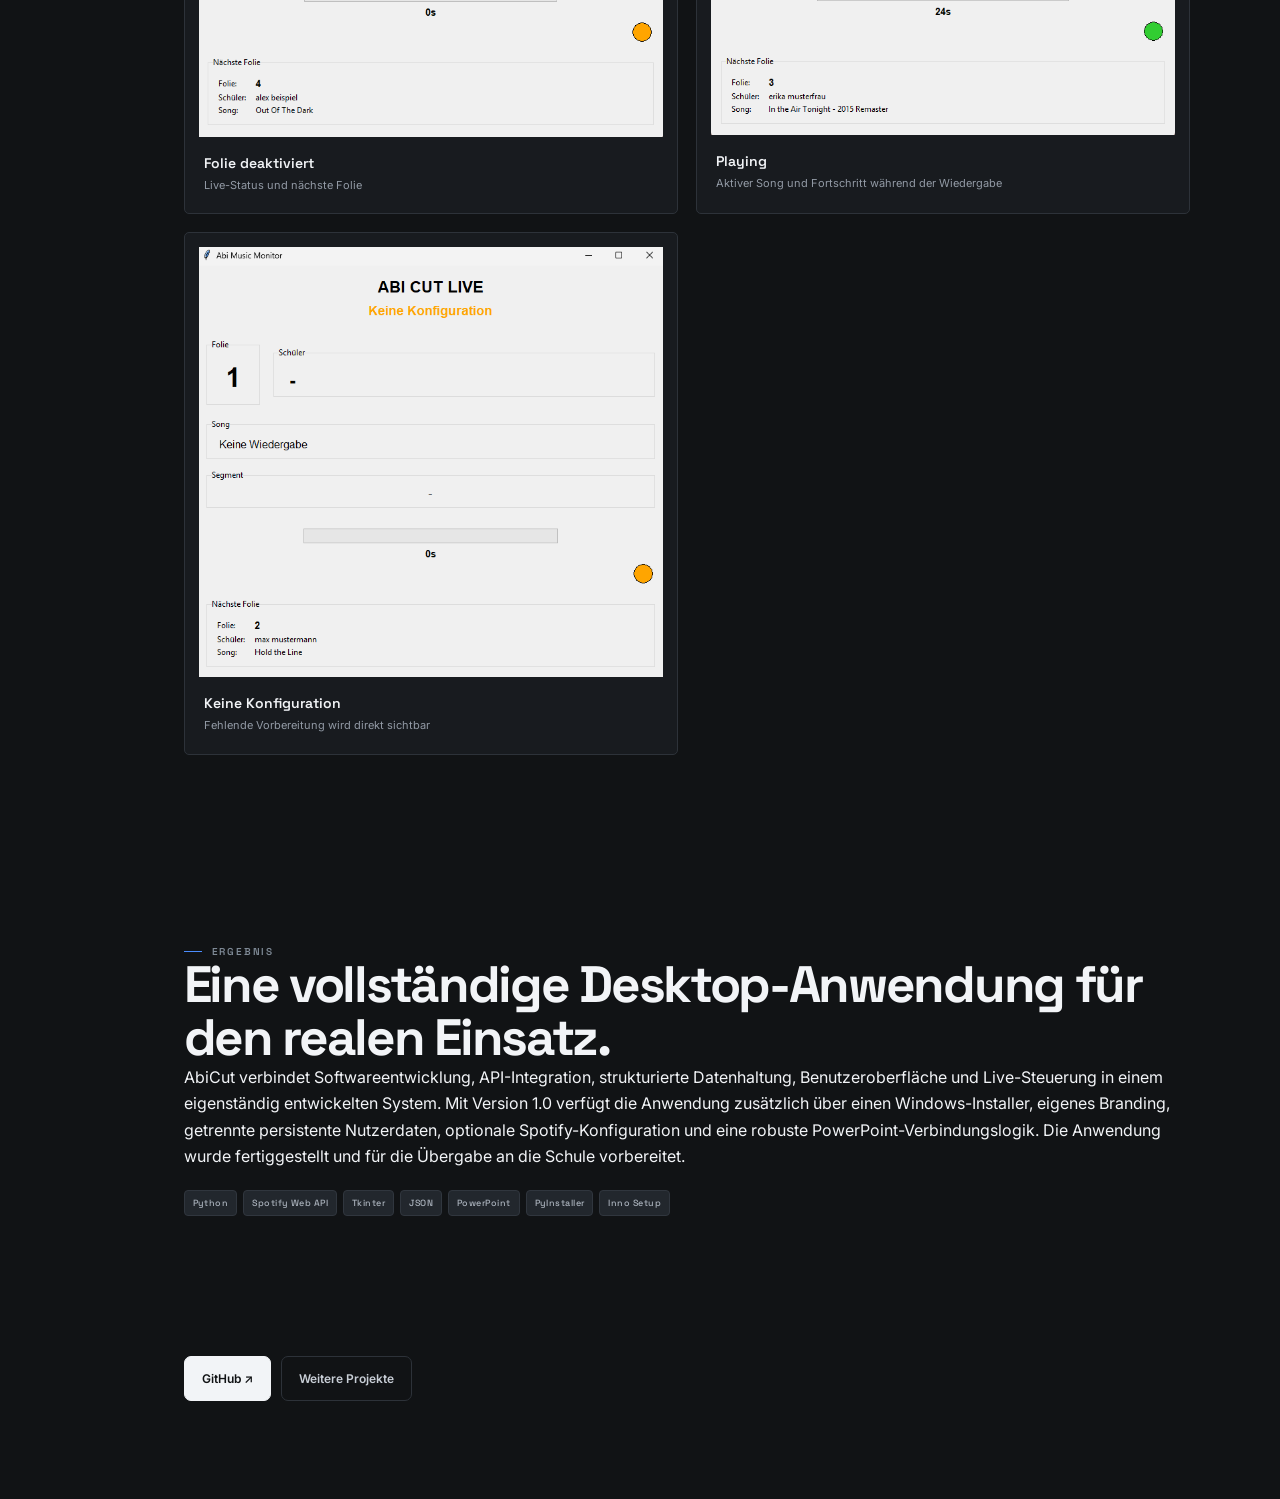
<file: abicut.html>
<!DOCTYPE html>
<html lang="de">
<head>
<meta charset="UTF-8"><meta name="viewport" content="width=device-width,initial-scale=1.0">
<meta name="description" content="AbiCut von Leon Stein: Python-Desktop-Anwendung zur Synchronisation von Spotify und PowerPoint mit Projektverwaltung und Live-Steuerung.">
<title>AbiCut | Python, Spotify & PowerPoint Automation | Leon Stein</title>
  <link rel="canonical" href="https://leonsteinprojects.de/abicut.html">
  <meta name="robots" content="index, follow, max-image-preview:large">
  <meta property="og:locale" content="de_DE">
  <meta property="og:type" content="article">
  <meta property="og:site_name" content="Leon Stein Projects">
  <meta property="og:title" content="AbiCut | Python, Spotify & PowerPoint Automation | Leon Stein">
  <meta property="og:description" content="AbiCut von Leon Stein: Python-Desktop-Anwendung zur Synchronisation von Spotify und PowerPoint mit Projektverwaltung und Live-Steuerung.">
  <meta property="og:url" content="https://leonsteinprojects.de/abicut.html">
  <meta name="twitter:card" content="summary">
  <meta name="twitter:title" content="AbiCut | Python, Spotify & PowerPoint Automation | Leon Stein">
  <meta name="twitter:description" content="AbiCut von Leon Stein: Python-Desktop-Anwendung zur Synchronisation von Spotify und PowerPoint mit Projektverwaltung und Live-Steuerung.">
<link rel="preconnect" href="https://fonts.googleapis.com"><link rel="preconnect" href="https://fonts.gstatic.com" crossorigin>
<link href="https://fonts.googleapis.com/css2?family=Inter:wght@400;500;600;700&family=Space+Grotesk:wght@500;600;700&display=swap" rel="stylesheet">
<link rel="stylesheet" href="styles.css">
</head>
<body>
<aside class="sidebar">
<a class="brand" href="index.html#home">LS<span>.</span></a>
<nav>
<a class="nav-link" href="index.html#home"><span class="icon">⌂</span><b>Home</b></a>
<a class="nav-link" href="index.html#current"><span class="icon">●</span><b>Current</b></a>
<a class="nav-link active" href="index.html#projects"><span class="icon">◈</span><b>Projekte</b></a>
<a class="nav-link" href="index.html#about"><span class="icon">○</span><b>Über mich</b></a>
<a class="nav-link" href="index.html#skills"><span class="icon">◇</span><b>Skills</b></a>
<a class="nav-link" href="index.html#github"><span class="icon">◉</span><b>GitHub</b></a>
<a class="nav-link" href="index.html#contact"><span class="icon">✉</span><b>Kontakt</b></a>
</nav>
<div class="side-bottom">2026<br>PROJECT 01</div>
</aside>

<main class="detail-main">
<div class="detail-top"><a href="index.html#projects">← ZURÜCK ZU DEN PROJEKTEN</a><span>SOFTWARE / AUTOMATION</span></div>

<section class="page-section abicut-hero" style="padding-left:0;padding-right:0">
  <div class="abicut-hero-grid">
    <div class="abicut-hero-copy">
      <div class="eyebrow"><span></span> 01 / ABICUT</div>
      <h1>AbiCut<span>.</span></h1>
      <p>Eine vollständige Windows-Desktop-Anwendung zur Vorbereitung, Steuerung und Überwachung von Musik und Präsentationsfolien bei einer Live-Veranstaltung – inklusive eigenem Installer, persistenten Projektdaten und robuster Live-Anbindung.</p>
      <div class="tags large-tags"><span>Python</span><span>Spotify Web API</span><span>Tkinter</span><span>PowerPoint</span><span>JSON</span><span>PyInstaller</span><span>Inno Setup</span></div>
    </div>
    <div class="abicut-hero-shot"><img src="assets/abicut/abicut_logo.png" alt="AbiCut Logo"><div class="abicut-caption">AbiCut / schulisch bestätigtes Projekt</div></div>
  </div>
</section>

<section class="school-confirmation"><div class="confirmation-mark">✓</div><div><strong>Schulisch bestätigt</strong><p>AbiCut wurde für die Abiturverleihung entwickelt, als fertige Anwendung an die Schule übergeben und durch die Schule bestätigt. Eine offizielle schriftliche Bestätigung wird zusätzlich als Bewerbungsnachweis ausgestellt.</p></div></section>

<section class="case-section" style="padding-left:0;padding-right:0">
  <div class="case-intro"><div><div class="eyebrow"><span></span> AUSGANGSLAGE</div><div class="case-number">01 / PROBLEM</div></div>
  <div class="case-copy"><h2>Musik und Präsentation zuverlässig miteinander verbinden.</h2><p>Bei der Abiturverleihung sollte zu den einzelnen Präsentationsfolien jeweils ein definierter Ausschnitt eines Songs abgespielt werden. Dafür mussten Songs vorbereitet, Startpunkte und Dauer festgelegt und die Abläufe während der Veranstaltung zuverlässig kontrolliert werden.</p><p>Aus dieser konkreten Anforderung entstand AbiCut – zunächst als kleines Tool und anschließend als vollständige Desktop-Anwendung mit Projektverwaltung, Editor, Spotify-Anbindung und Live Controller.</p></div></div>
</section>

<section class="case-section" style="padding-left:0;padding-right:0">
  <div class="eyebrow"><span></span> PROJEKT-ASSISTENT</div>
  <div class="case-copy" style="margin-top:16px;max-width:820px"><h2>Ein neues Projekt lässt sich in wenigen Schritten einrichten.</h2><p>Der Projekt-Assistent bündelt die benötigten Eingaben: Projektname, Klassenliste und Spotify-Playlist. Eine Klassenliste kann als Excel-Datei über die Datei-/Ordnerauswahl eingebunden werden, die Spotify-Playlist wird über ihren Link importiert. Die Anwendung übernimmt anschließend die Zuordnung und legt die Projektstruktur an.</p></div>
  <div class="case-grid assistant-grid">
    <div class="case-card"><img src="assets/abicut/new project.png" alt="AbiCut Projekt-Assistent"><div class="case-meta"><strong>Projekt-Assistent</strong><span>Klassenliste auswählen und Spotify-Playlist per Link hinterlegen</span></div></div>
    <div class="case-card narrow-shot"><img src="assets/abicut/schüler import.png" alt="AbiCut erfolgreich erstelltes Projekt"><div class="case-meta"><strong>Projekt erstellt</strong><span>Importierte Schüler- und Projektdaten werden zusammengeführt</span></div></div>
    <div class="case-card narrow-shot"><img src="assets/abicut/playlist import.png" alt="AbiCut erfolgreich importierte Playlist"><div class="case-meta"><strong>Playlist importiert</strong><span>Songs werden automatisch den passenden Einträgen zugeordnet</span></div></div>
  </div>
</section>

<section class="case-section" style="padding-left:0;padding-right:0">
  <div class="eyebrow"><span></span> PROJEKTMANAGER</div>
  <div class="case-intro" style="margin-top:16px"><div class="case-copy"><h2>Mehrere Projekte bleiben übersichtlich verwaltbar.</h2></div><div class="case-copy"><p>Im Projektmanager können unterschiedliche Projekte geöffnet, umbenannt, dupliziert oder gelöscht werden. Gleichzeitig werden wichtige Projektinformationen und der aktuelle Fortschritt angezeigt – ähnlich wie im Hauptmenü. So ist auf einen Blick erkennbar, wie weit ein Projekt vorbereitet ist und ob noch Einträge bearbeitet werden müssen.</p></div></div>
  <div class="case-grid manager-grid" style="margin-top:45px"><div class="case-card"><img src="assets/abicut/startscreen.png" alt="AbiCut Hauptmenü mit aktuellem Projekt und Fortschritt"><div class="case-meta"><strong>Startscreen</strong><span>Aktuelles Projekt, Fortschritt und Vorbereitungsstatus</span></div></div><div class="case-card"><img src="assets/abicut/project manager.png" alt="AbiCut Projektmanager mit Fortschrittsanzeige"><div class="case-meta"><strong>Projektmanager</strong><span>Mehrere Projekte verwalten und Fortschritt je Projekt einsehen</span></div></div></div>
</section>

<section class="case-section" style="padding-left:0;padding-right:0">
  <div class="case-intro"><div><div class="eyebrow"><span></span> MUSIK & FOLIEN</div><div class="case-number">02 / EDITOR</div></div><div class="case-copy"><h2>Song und Zeitausschnitt werden gezielt bestätigt.</h2><p>Im Editor wird festgelegt, welcher Ausschnitt eines Spotify-Tracks zu einer Folie gehört. Neben Startzeit, Dauer und Fades gibt es bewusst mehrere Kontrollschritte: Die aktuelle Spotify-Position kann übernommen, Start und Ende können gesetzt und der Ausschnitt per Testwiedergabe überprüft werden. Zusätzlich lässt sich die Folie explizit aktivieren. So kann vor dem Speichern kontrolliert werden, dass der richtige Song und der gewünschte Zeitausschnitt bestätigt sind.</p></div></div>
  <div class="case-card wide" style="margin-top:45px"><img src="assets/abicut/cutting menu.png" alt="AbiCut Editor Übersicht"><div class="case-meta"><strong>Editor / Gesamtübersicht</strong><span>Folien, Songs, Konfiguration und Wiedergabeposition in einer Oberfläche</span></div></div>
  <div class="case-card wide editor-detail-card" style="margin-top:25px"><img src="assets/abicut/editing window.png" alt="AbiCut Folie bearbeiten mit Kontrollfunktionen"><div class="case-meta"><strong>Folie bearbeiten / Kontrollinstanzen</strong><span>Spotify-Position übernehmen, Start und Ende setzen, Test Play und Aktivierungsstatus</span></div></div>
</section>

<section class="case-section" style="padding-left:0;padding-right:0">
  <div class="eyebrow"><span></span> EINSTELLUNGEN & INTEGRATION</div>
  <div class="case-copy" style="margin-top:16px;max-width:820px"><h2>Die Spotify-Anbindung und Standardwerte bleiben zentral konfigurierbar.</h2><p>Die Einstellungen bündeln die für die Anwendung relevanten Spotify-Zugangsdaten sowie Standardwerte für Startzeit, Songdauer und Fades. Dadurch können wiederkehrende Abläufe projektübergreifend vorbereitet werden.</p></div>
  <div class="case-grid"><div class="case-card"><img src="assets/abicut/settings 1 .png" alt="AbiCut Spotify Einstellungen"><div class="case-meta"><strong>Spotify-Verbindung</strong><span>API-Zugangsdaten und Authentifizierung</span></div></div><div class="case-card"><img src="assets/abicut/settings 2.png" alt="AbiCut Standardwerte"><div class="case-meta"><strong>Standardwerte</strong><span>Startzeit, Songdauer und Fade-Einstellungen</span></div></div></div>
</section>

<section class="case-section" style="padding-left:0;padding-right:0">
  <div class="eyebrow"><span></span> DESKTOP RELEASE / V1.0</div>
  <div class="case-intro" style="margin-top:16px">
    <div class="case-copy"><h2>Aus dem Python-Projekt wurde eine installierbare Windows-Anwendung.</h2></div>
    <div class="case-copy"><p>AbiCut wird als eigenständige Desktop-Anwendung ausgeliefert. PyInstaller bündelt die Anwendung, Inno Setup übernimmt die Installation inklusive Startmenü-, Desktop- und Deinstallations-Einträgen. Dadurch kann AbiCut auf einem Ziel-PC ohne Entwicklungsumgebung installiert und direkt genutzt werden.</p><p>Die öffentliche V1.0 enthält ausschließlich anonymisierte Demo-Daten, während die Schulversion getrennt davon mit dem realen Übergabeprojekt ausgeliefert werden kann.</p></div>
  </div>
  <div class="case-grid desktop-release-grid">
    <div class="case-card"><img src="assets/abicut/desktop_installer.png" alt="AbiCut Windows Installer als fertige Setup-Datei"><div class="case-meta"><strong>Windows Installer</strong><span>Fertige AbiCut-Setup-Datei für die Installation auf Zielsystemen</span></div></div>
    <div class="case-card desktop-icon-card"><img src="assets/abicut/desktop_icon.png" alt="Installierte AbiCut Desktop-Verknüpfung"><div class="case-meta"><strong>Eigene Desktop-Anwendung</strong><span>Eigenes App-Icon, Verknüpfung und konsistentes Windows-Branding</span></div></div>
  </div>
</section>

<section class="case-section" style="padding-left:0;padding-right:0">
  <div class="eyebrow"><span></span> DATENSTRUKTUR & ARCHITEKTUR</div>
  <div class="case-copy" style="margin-top:16px;max-width:850px"><h2>Programmdateien und Nutzerdaten sind bewusst voneinander getrennt.</h2><p>Die installierte Anwendung bleibt im Windows-Programmverzeichnis, während Einstellungen, aktuelles Projekt, Spotify-Authentifizierung und sämtliche Projektordner dauerhaft im Benutzerordner unter <code>Documents\AbiCut</code> liegen. Dadurch bleiben Projekte bei Updates oder einer Neuinstallation erhalten und können als kompletter Projektordner unkompliziert zwischen PCs übertragen werden.</p><p>Innerhalb eines Projekts werden Schüler, Folien, Songs, Zeitausschnitte und Statuswerte strukturiert in JSON gespeichert. So bleibt der Zustand nachvollziehbar und reproduzierbar.</p></div>
  <div class="data-split" style="margin-top:45px">
    <div class="data-split-card app-data"><span class="data-kicker">APPLICATION</span><strong>C:\Program Files\AbiCut</strong><p>Executable, interne Bibliotheken und gebündelte Ressourcen.</p><small>Kann durch Updates ersetzt werden.</small></div>
    <div class="data-split-arrow">↔</div>
    <div class="data-split-card user-data"><span class="data-kicker">USER DATA</span><strong>Documents\AbiCut</strong><p>settings.json · current_project.txt · .spotify_cache · projects/</p><small>Bleibt unabhängig von der Installation erhalten.</small></div>
  </div>
  <div class="architecture" style="margin-top:50px">
    <div class="arch-title">SYSTEM OVERVIEW / ABICUT</div>
    <div class="arch-flow"><div class="arch-node accent"><strong>Main / StartScreen</strong><small>App Entry · Navigation</small></div><div class="arch-arrow">→</div><div class="arch-node accent"><strong>GUI / Editor</strong><small>Folien · Songs · Segmente</small></div>
      <div class="arch-row"><div class="arch-node"><strong>Project Layer</strong><small>Controller · Manager · Wizard</small></div><div class="arch-arrow">↔</div><div class="arch-node"><strong>Spotify Layer</strong><small>Connection · Controller</small></div><div class="arch-arrow">↔</div><div class="arch-node"><strong>Live Layer</strong><small>LiveController · Monitor</small></div></div>
      <div class="arch-sub"><div class="arch-node"><strong>JSON / Config</strong><small>Projektpersistenz</small></div><div class="arch-node"><strong>Utils</strong><small>Zeit / Daten</small></div><div class="arch-node"><strong>PowerPoint</strong><small>Live-Präsentation</small></div></div>
    </div>
    <div class="arch-note">Die Darstellung zeigt die funktionalen Bereiche. Die Klassenstruktur darunter ist bewusst als technische Vertiefung verfügbar.</div>
  </div>
  <details class="class-details"><summary>TECHNISCHE VERTIEFUNG — KLASSENSTRUKTUR ANZEIGEN</summary><pre><code>BaseWindow
├── StartScreen
├── GUI
├── SlideEditor
├── SettingsWindow
├── ProjectManager
├── ProjectWizard
└── Monitor

Main → StartScreen
StartScreen → ProjectController / SpotifyConnection
GUI → SlideEditor / SpotifyController / Utils
LiveController → Monitor / SpotifyController
ProjectWizard → ProjectController
ProjectManager → ProjectController
ProjectController → ProjectStatistics
SettingsWindow → SettingsManager
SpotifyController → SpotifyConnection</code></pre></details>
</section>

<section class="case-section" style="padding-left:0;padding-right:0">
  <div class="eyebrow"><span></span> POWERPOINT CONNECTION</div>
  <div class="case-intro" style="margin-top:16px">
    <div class="case-copy"><h2>Der Live-Modus zeigt den Zustand der Präsentation sofort sichtbar an.</h2></div>
    <div class="case-copy"><p>Die PowerPoint-Verbindung ist bewusst fehlertolerant aufgebaut: AbiCut kann den Live-Modus auch dann öffnen, wenn noch keine Präsentation aktiv ist, und versucht anschließend automatisch erneut zu verbinden. Eine Statusanzeige macht den Zustand direkt erkennbar.</p></div>
  </div>
  <div class="status-led-row">
    <div class="status-led-item"><i class="status-dot red"></i><div><strong>Nicht verbunden</strong><span>Keine aktive PowerPoint-Präsentation gefunden.</span></div></div>
    <div class="status-led-item"><i class="status-dot amber"></i><div><strong>Bereit</strong><span>PowerPoint ist verbunden, die Bildschirmpräsentation läuft noch nicht.</span></div></div>
    <div class="status-led-item"><i class="status-dot green"></i><div><strong>Präsentation läuft</strong><span>Live-Slideshow erkannt und Folienwechsel werden überwacht.</span></div></div>
  </div>
  <div class="case-grid powerpoint-grid">
    <div class="case-card"><img src="assets/abicut/powerpoint_ready.png" alt="AbiCut Live Monitor mit PowerPoint Status Bereit"><div class="case-meta"><strong>PowerPoint: Bereit</strong><span>Orange Status-LED, solange PowerPoint verbunden ist, aber noch keine Slideshow läuft</span></div></div>
    <div class="case-card powerpoint-warning-card"><img src="assets/abicut/powerpoint_missing.png" alt="AbiCut Hinweis wenn keine PowerPoint Präsentation geöffnet ist"><div class="case-meta"><strong>Keine Präsentation geöffnet</strong><span>Der Live-Modus bleibt aktiv und kann sich verbinden, sobald PowerPoint verfügbar ist</span></div></div>
  </div>
</section>

<section class="case-section" style="padding-left:0;padding-right:0">
  <div class="eyebrow"><span></span> LIVE CONTROLLER</div>
  <div class="case-intro" style="margin-top:16px"><div class="case-copy"><h2>Während der Veranstaltung zählt Übersicht.</h2></div><div class="case-copy"><p>Der Live Controller bildet den laufenden Zustand kompakt ab: aktuelle Folie, Schüler, Song, Segment, Fortschritt und Status. Die drei Zustände zeigen den Übergang von einer deaktivierten Folie über die laufende Wiedergabe bis zu einer noch nicht konfigurierten Folie.</p></div></div>
  <div class="case-grid live-grid"><div class="case-card"><img src="assets/abicut/live 3.png" alt="AbiCut Live Controller Folie deaktiviert"><div class="case-meta"><strong>Folie deaktiviert</strong><span>Live-Status und nächste Folie</span></div></div><div class="case-card"><img src="assets/abicut/live 2.png" alt="AbiCut Live Controller Wiedergabe"><div class="case-meta"><strong>Playing</strong><span>Aktiver Song und Fortschritt während der Wiedergabe</span></div></div><div class="case-card"><img src="assets/abicut/live 1.png" alt="AbiCut Live Controller keine Konfiguration"><div class="case-meta"><strong>Keine Konfiguration</strong><span>Fehlende Vorbereitung wird direkt sichtbar</span></div></div></div>
</section>

<section class="case-section result-section" style="padding-left:0;padding-right:0"><div class="result-panel"><div class="eyebrow"><span></span> ERGEBNIS</div><h2>Eine vollständige Desktop-Anwendung für den realen Einsatz.</h2><p>AbiCut verbindet Softwareentwicklung, API-Integration, strukturierte Datenhaltung, Benutzeroberfläche und Live-Steuerung in einem eigenständig entwickelten System. Mit Version 1.0 verfügt die Anwendung zusätzlich über einen Windows-Installer, eigenes Branding, getrennte persistente Nutzerdaten, optionale Spotify-Konfiguration und eine robuste PowerPoint-Verbindungslogik. Die Anwendung wurde fertiggestellt und für die Übergabe an die Schule vorbereitet.</p><div class="tags"><span>Python</span><span>Spotify Web API</span><span>Tkinter</span><span>JSON</span><span>PowerPoint</span><span>PyInstaller</span><span>Inno Setup</span></div></div></section>

<div class="detail-actions"><a class="btn btn-primary" href="https://github.com/leonstein2611/Abi-Cut" target="_blank" rel="noopener noreferrer">GitHub ↗</a><a class="btn btn-ghost" href="index.html#projects">Weitere Projekte</a></div>
</main>
<script src="script.js"></script>
  <!-- Cloudflare Web Analytics --><script type='module' src='https://static.cloudflareinsights.com/beacon.min.js' data-cf-beacon='{"token": "7a0f40504f7e4648b12b40247a7c8d13"}'></script><!-- End Cloudflare Web Analytics -->
</body></html>
</file>
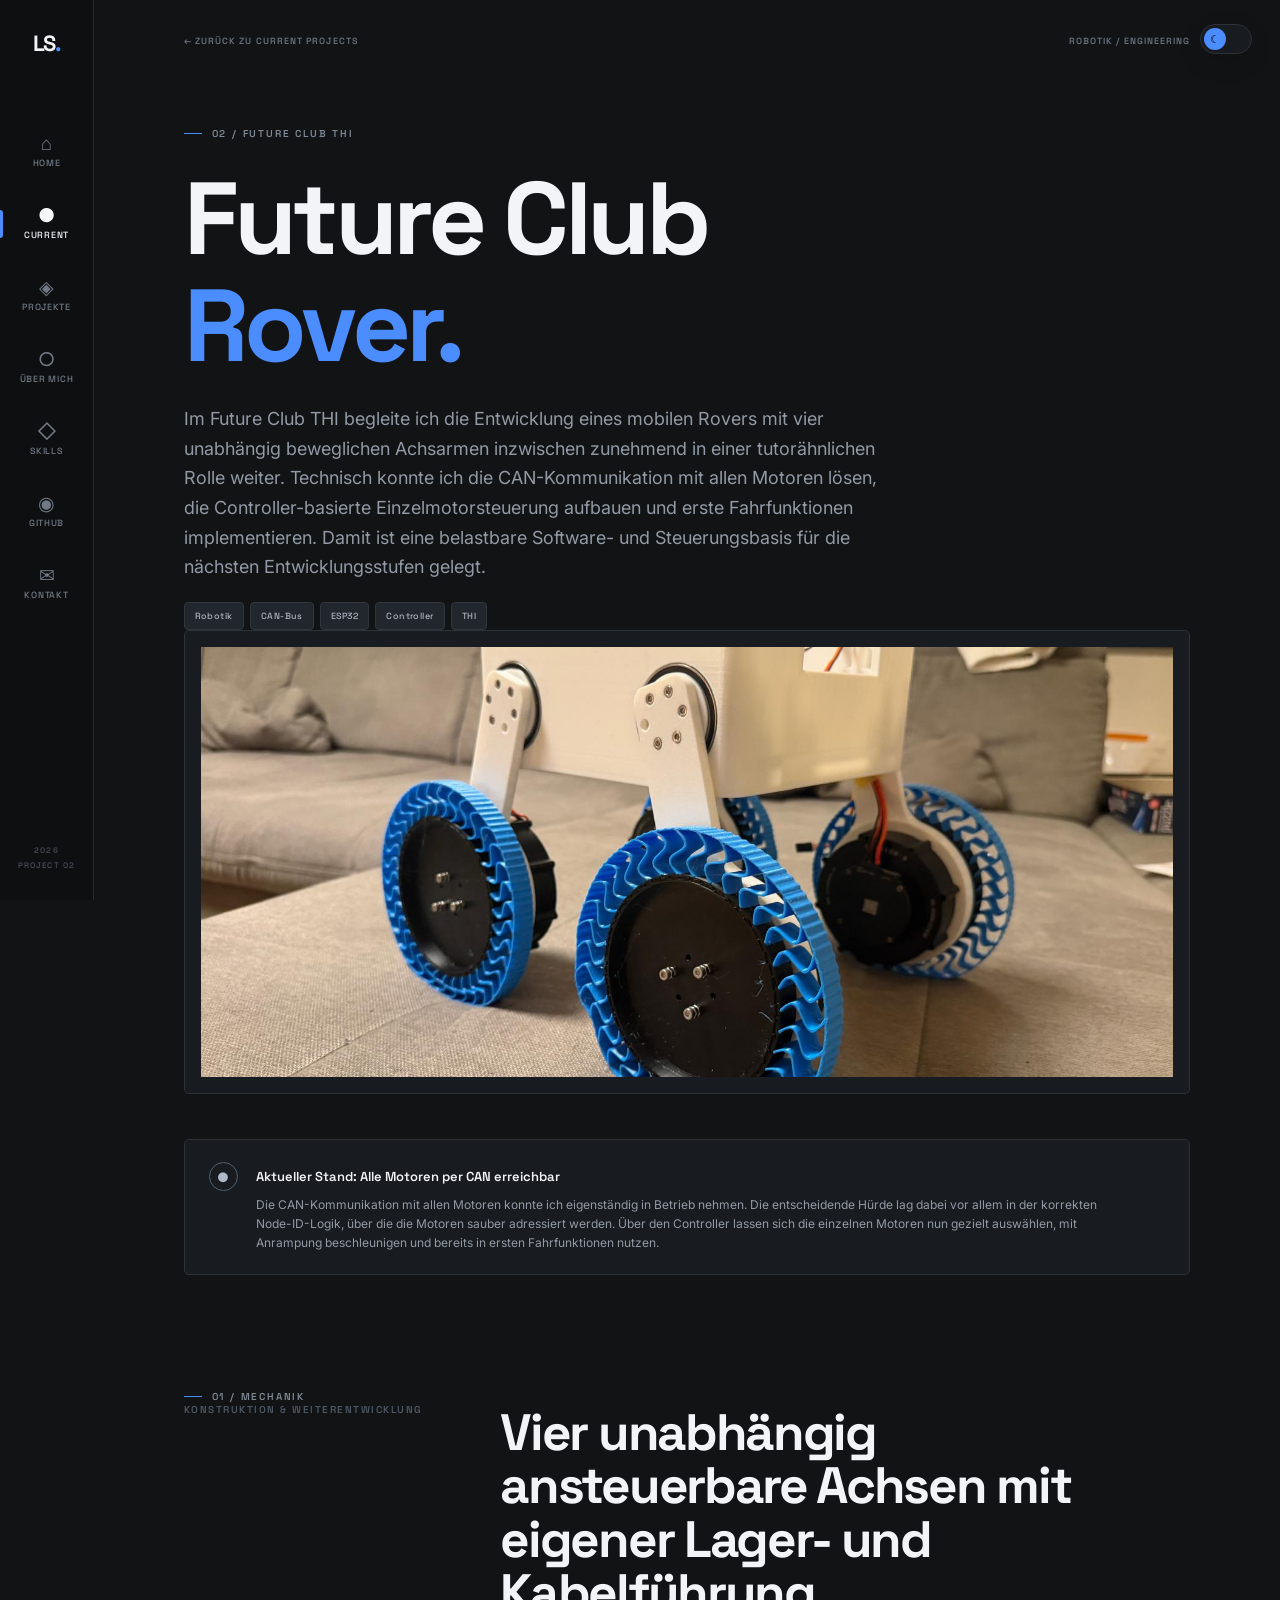
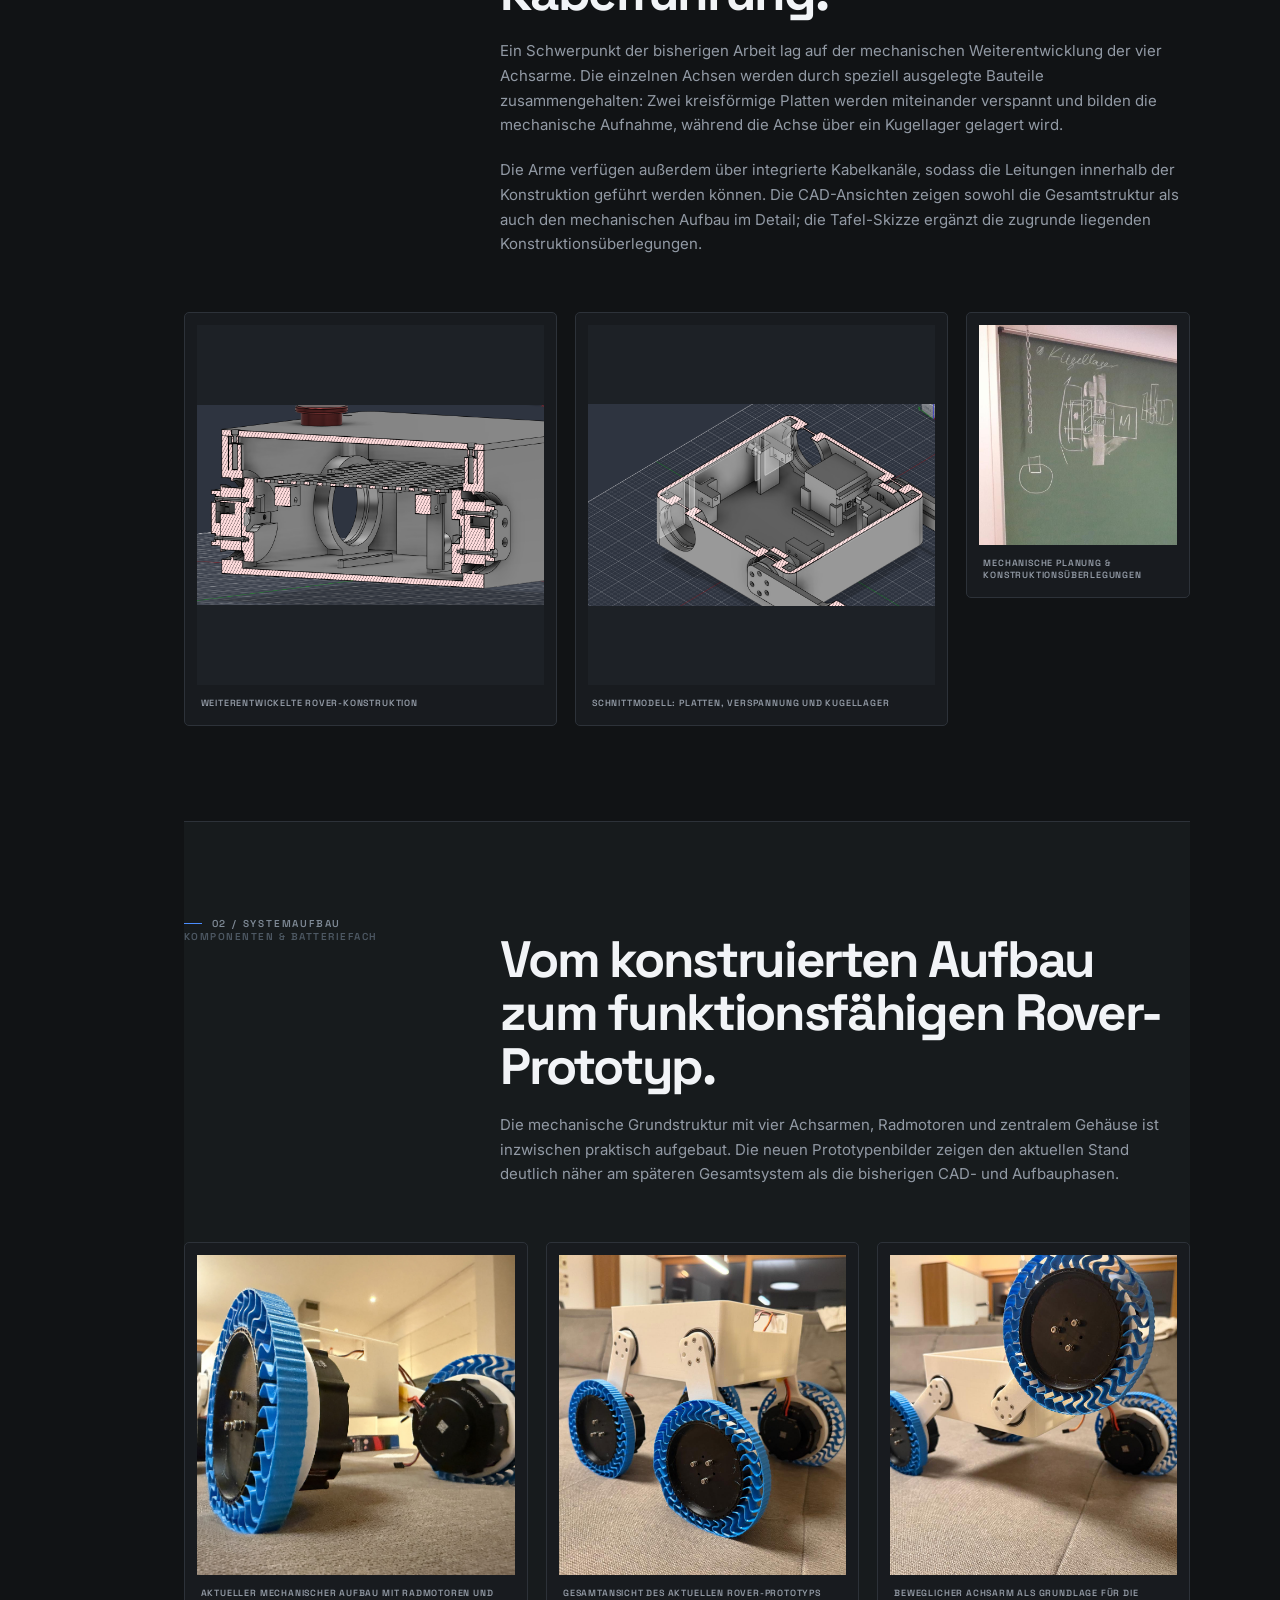
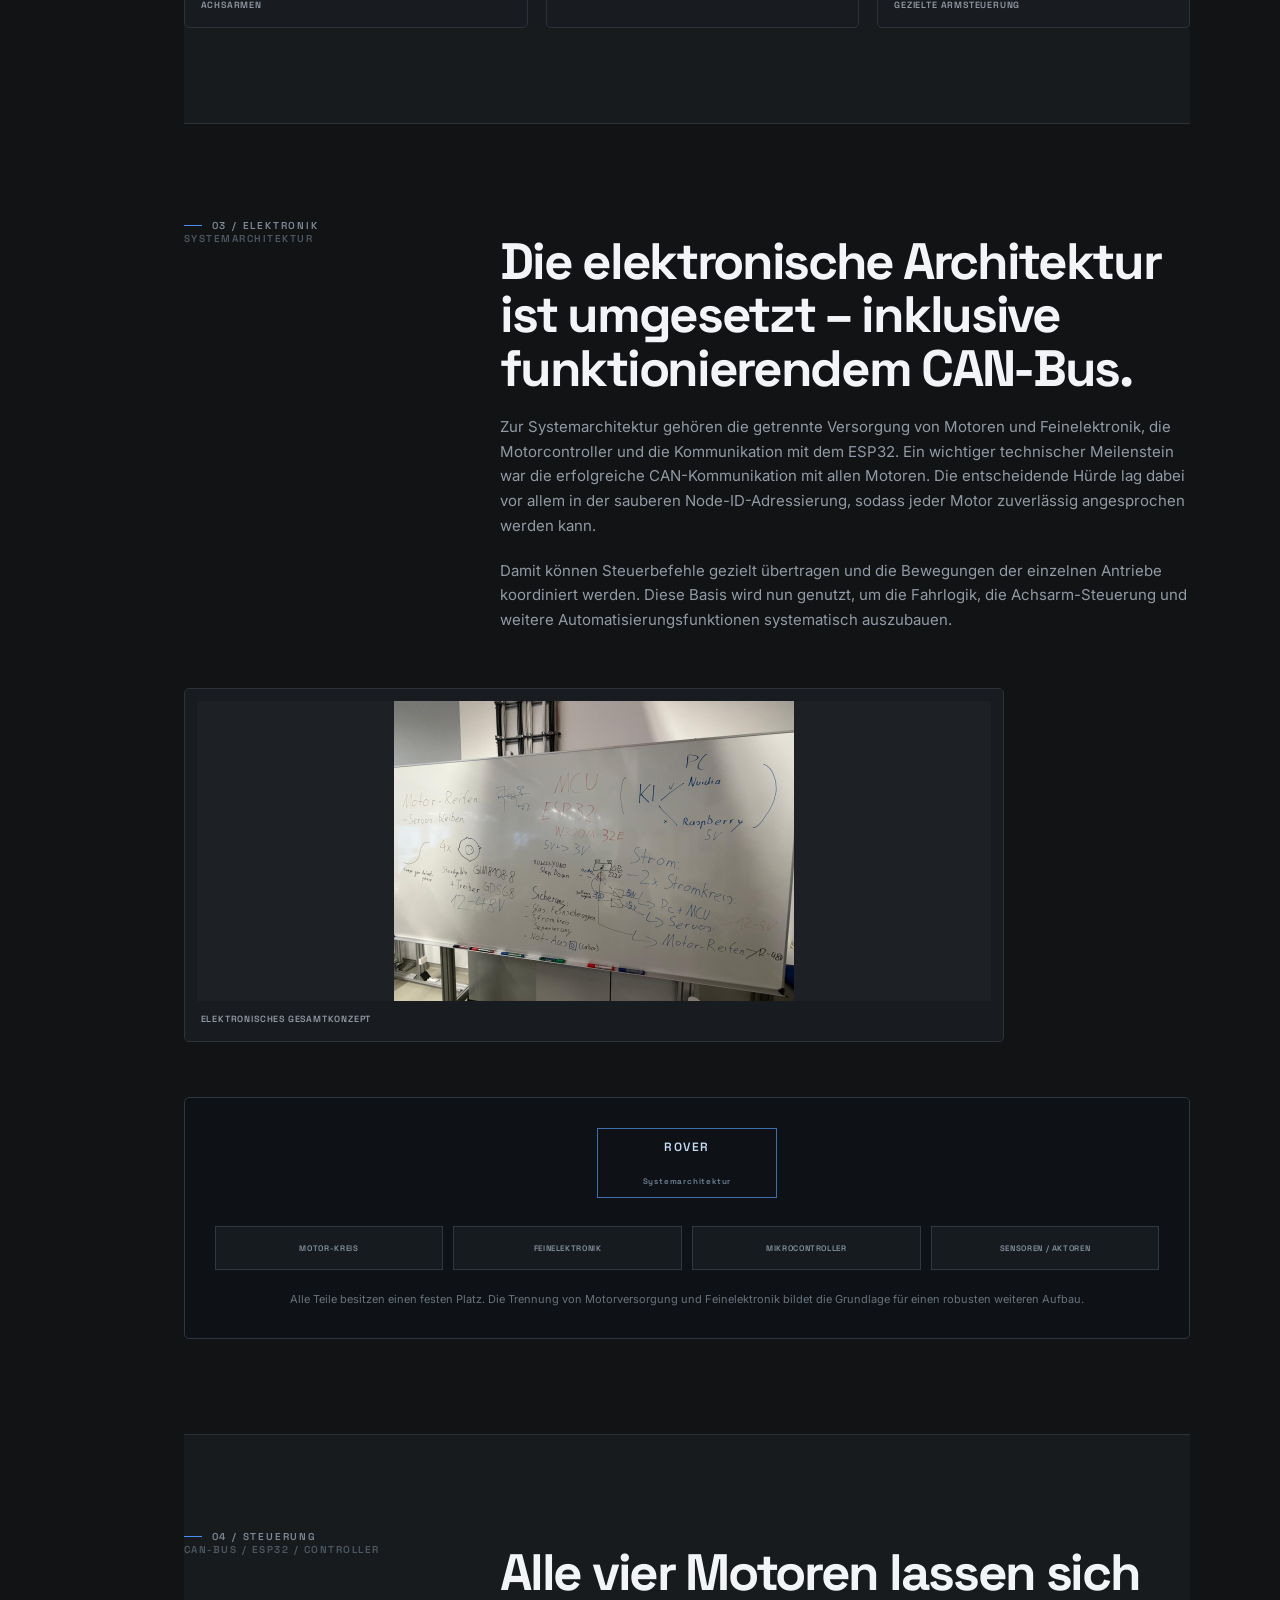
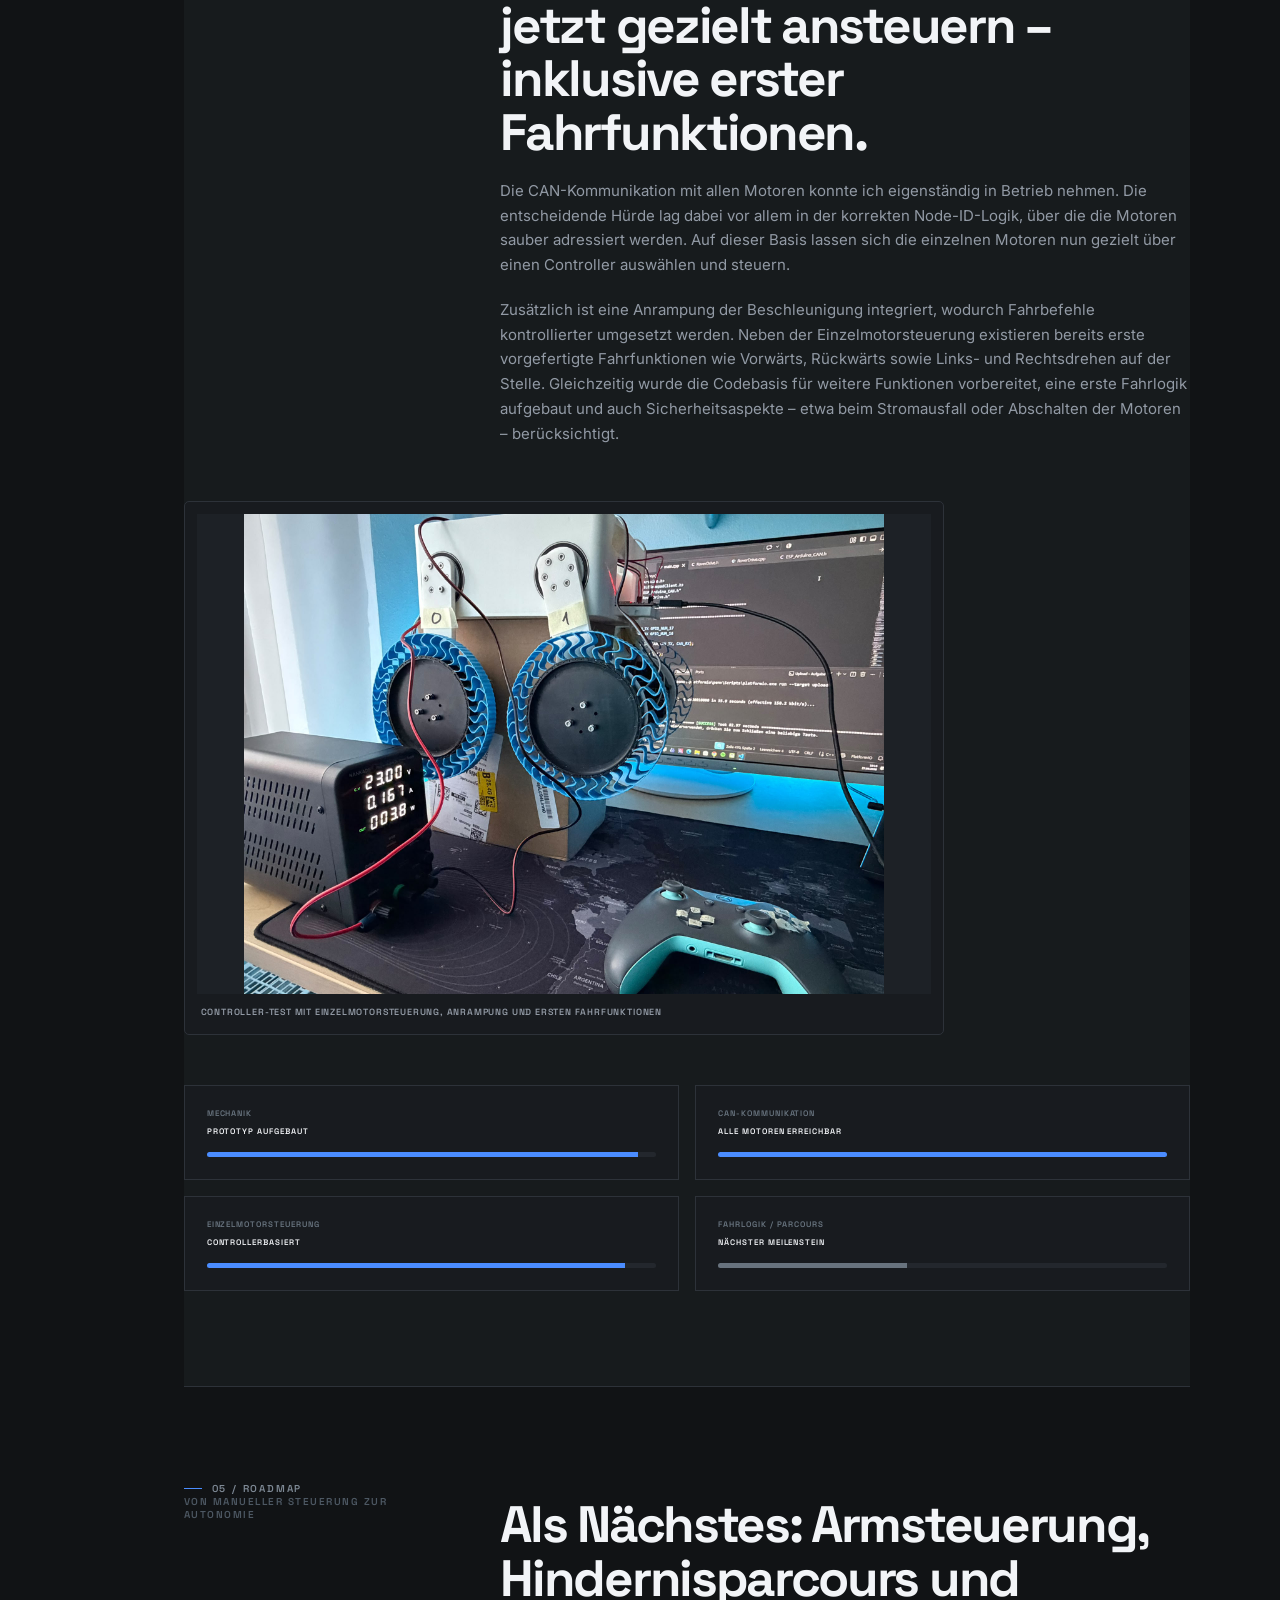
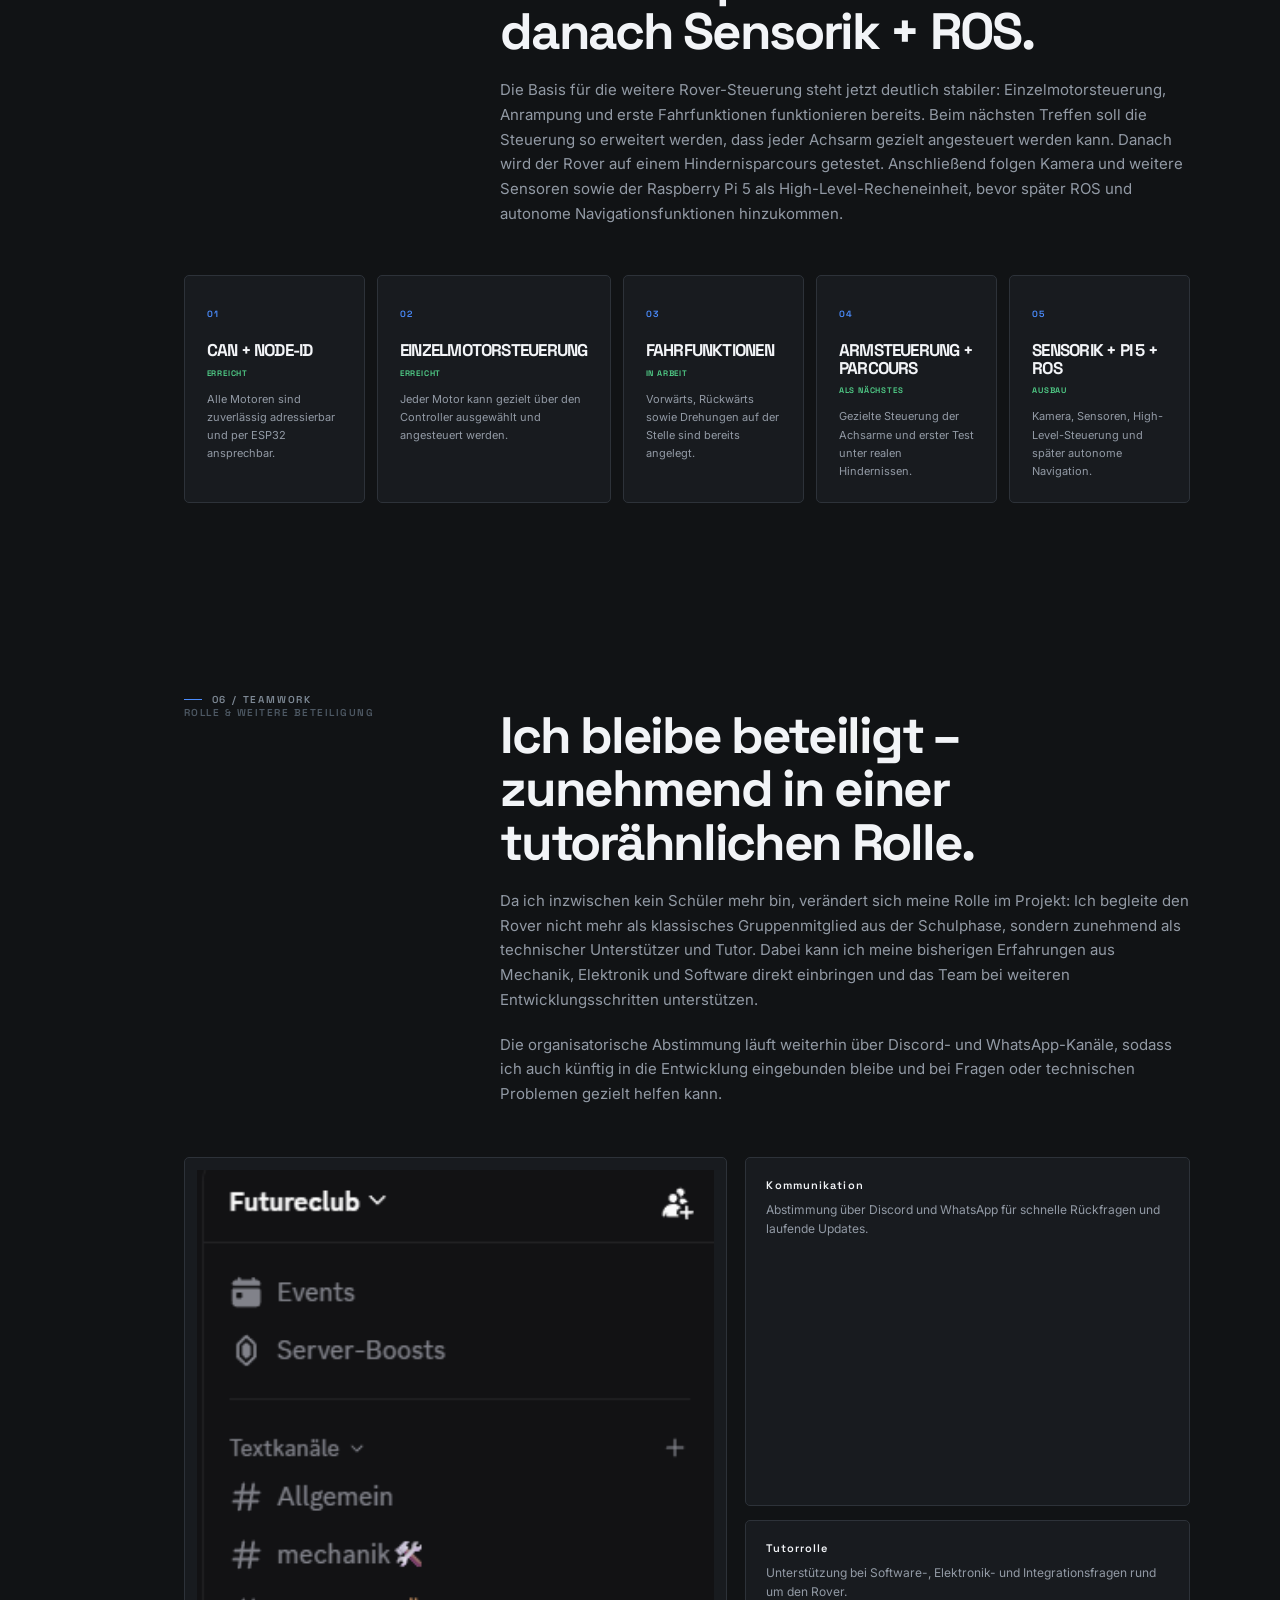
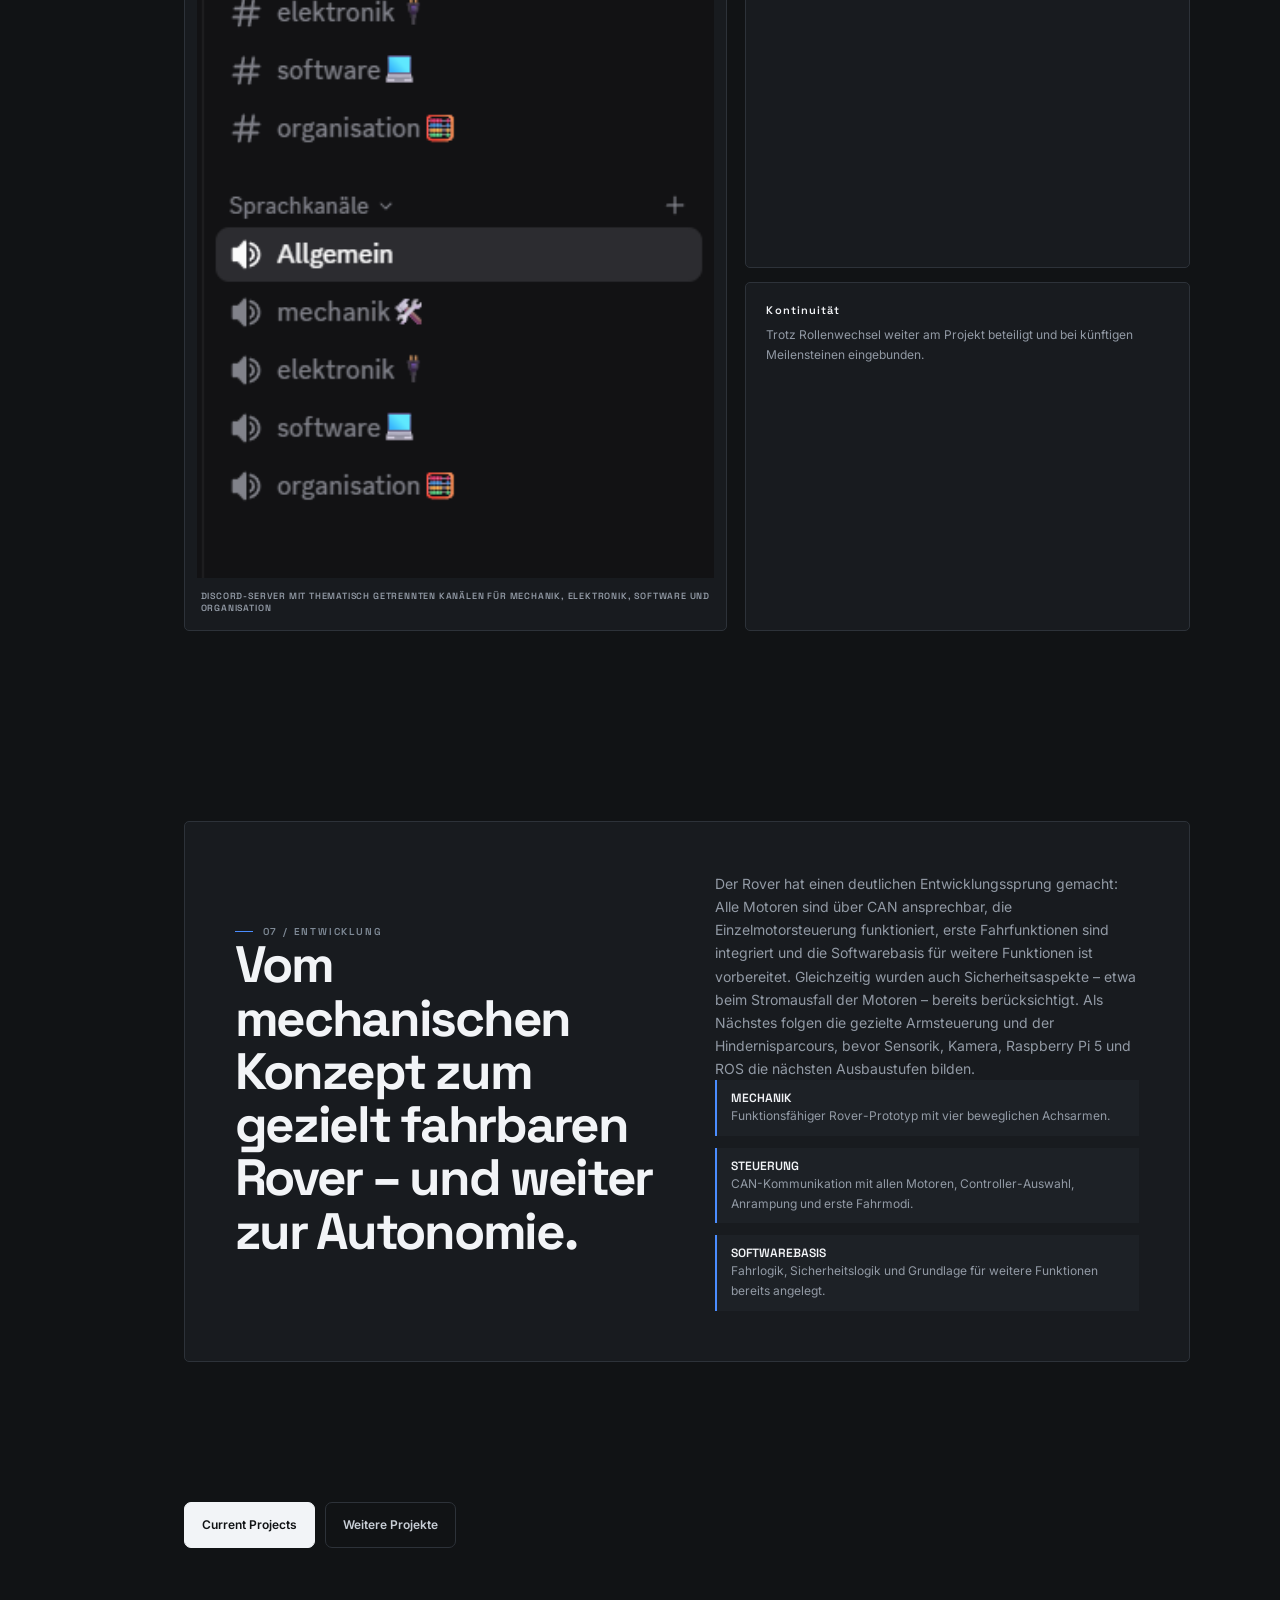
<file: futureclub.html>
<!DOCTYPE html>

<html lang="de">
<head>
<meta charset="utf-8"/><meta content="width=device-width,initial-scale=1.0" name="viewport"/>
<meta content="Robotik-Projekt von Leon Stein im THI Future Club: mobile Rover-Plattform mit Mechanik, Elektronik, Embedded Control und Systemintegration." name="description"/>
<title>THI Future Club Rover | Robotik-Projekt | Leon Stein</title>
<link href="https://leonsteinprojects.de/futureclub.html" rel="canonical"/>
<meta content="index, follow, max-image-preview:large" name="robots"/>
<meta content="de_DE" property="og:locale"/>
<meta content="article" property="og:type"/>
<meta content="Leon Stein Projects" property="og:site_name"/>
<meta content="THI Future Club Rover | Robotik-Projekt | Leon Stein" property="og:title"/>
<meta content="Robotik-Projekt von Leon Stein im THI Future Club: mobile Rover-Plattform mit Mechanik, Elektronik, Embedded Control und Systemintegration." property="og:description"/>
<meta content="https://leonsteinprojects.de/futureclub.html" property="og:url"/>
<meta content="summary" name="twitter:card"/>
<meta content="THI Future Club Rover | Robotik-Projekt | Leon Stein" name="twitter:title"/>
<meta content="Robotik-Projekt von Leon Stein im THI Future Club: mobile Rover-Plattform mit Mechanik, Elektronik, Embedded Control und Systemintegration." name="twitter:description"/>
<link href="https://fonts.googleapis.com" rel="preconnect"/><link crossorigin="" href="https://fonts.gstatic.com" rel="preconnect"/>
<link href="https://fonts.googleapis.com/css2?family=Inter:wght@400;500;600;700&amp;family=Space+Grotesk:wght@500;600;700&amp;display=swap" rel="stylesheet"/>
<link href="styles.css" rel="stylesheet"/>
</head>
<body>
<aside class="sidebar">
<a class="brand" href="index.html#home">LS<span>.</span></a>
<nav>
<a class="nav-link" href="index.html#home"><span class="icon">⌂</span><b>Home</b></a>
<a class="nav-link active" href="index.html#current"><span class="icon">●</span><b>Current</b></a>
<a class="nav-link" href="index.html#projects"><span class="icon">◈</span><b>Projekte</b></a>
<a class="nav-link" href="index.html#about"><span class="icon">○</span><b>Über mich</b></a>
<a class="nav-link" href="index.html#skills"><span class="icon">◇</span><b>Skills</b></a>
<a class="nav-link" href="index.html#github"><span class="icon">◉</span><b>GitHub</b></a>
<a class="nav-link" href="index.html#contact"><span class="icon">✉</span><b>Kontakt</b></a>
</nav>
<div class="side-bottom">2026<br/>PROJECT 02</div>
</aside>
<main class="detail-main">
<div class="detail-top"><a href="index.html#current">← ZURÜCK ZU CURRENT PROJECTS</a><span>ROBOTIK / ENGINEERING</span></div>
<section class="fc-hero page-section" style="padding-left:0;padding-right:0">
<div class="fc-hero-copy">
<div class="eyebrow"><span></span> 02 / FUTURE CLUB THI</div>
<h1>Future Club<br/><em>Rover.</em></h1>
<p>Im Future Club THI begleite ich die Entwicklung eines mobilen Rovers mit vier unabhängig beweglichen Achsarmen inzwischen zunehmend in einer tutorähnlichen Rolle weiter. Technisch konnte ich die CAN-Kommunikation mit allen Motoren lösen, die Controller-basierte Einzelmotorsteuerung aufbauen und erste Fahrfunktionen implementieren. Damit ist eine belastbare Software- und Steuerungsbasis für die nächsten Entwicklungsstufen gelegt.</p>
<div class="tags large-tags"><span>Robotik</span><span>CAN-Bus</span><span>ESP32</span><span>Controller</span><span>THI</span></div>
</div>
<div class="fc-hero-image"><img alt="Aktueller Future Club Rover mit vier Rädern und Achsarmen" src="assets/futureclub/rover_current_overview.png"/></div>
</section>
<section class="school-confirmation fc-status"><div class="confirmation-mark">●</div><div><strong>Aktueller Stand: Alle Motoren per CAN erreichbar</strong><p>Die CAN-Kommunikation mit allen Motoren konnte ich eigenständig in Betrieb nehmen. Die entscheidende Hürde lag dabei vor allem in der korrekten Node-ID-Logik, über die die Motoren sauber adressiert werden. Über den Controller lassen sich die einzelnen Motoren nun gezielt auswählen, mit Anrampung beschleunigen und bereits in ersten Fahrfunktionen nutzen.</p></div></section>
<section class="case-section">
<div class="case-intro"><div><div class="eyebrow"><span></span> 01 / MECHANIK</div><div class="case-number">KONSTRUKTION &amp; WEITERENTWICKLUNG</div></div><div class="case-copy"><h2>Vier unabhängig ansteuerbare Achsen mit eigener Lager- und Kabelführung.</h2><p>Ein Schwerpunkt der bisherigen Arbeit lag auf der mechanischen Weiterentwicklung der vier Achsarme. Die einzelnen Achsen werden durch speziell ausgelegte Bauteile zusammengehalten: Zwei kreisförmige Platten werden miteinander verspannt und bilden die mechanische Aufnahme, während die Achse über ein Kugellager gelagert wird.</p><p>Die Arme verfügen außerdem über integrierte Kabelkanäle, sodass die Leitungen innerhalb der Konstruktion geführt werden können. Die CAD-Ansichten zeigen sowohl die Gesamtstruktur als auch den mechanischen Aufbau im Detail; die Tafel-Skizze ergänzt die zugrunde liegenden Konstruktionsüberlegungen.</p></div></div>
<div class="fc-image-grid mech-grid">
<figure class="cad-large"><img alt="CAD Gesamtansicht des Rovers" src="assets/futureclub/futureclub_04.png"/><figcaption>Weiterentwickelte Rover-Konstruktion</figcaption></figure>
<figure class="cad-large"><img alt="CAD Schnittmodell der Achsaufnahme" src="assets/futureclub/futureclub_cutaway.png"/><figcaption>Schnittmodell: Platten, Verspannung und Kugellager</figcaption></figure>
<figure class="small-board"><img alt="Mechanische Planung auf grüner Tafel" src="assets/futureclub/futureclub_greenboard_left.jpg"/><figcaption>Mechanische Planung &amp; Konstruktionsüberlegungen</figcaption></figure>
</div>
</section>
<section class="case-section fc-alt">
<div class="case-intro"><div><div class="eyebrow"><span></span> 02 / SYSTEMAUFBAU</div><div class="case-number">KOMPONENTEN &amp; BATTERIEFACH</div></div><div class="case-copy"><h2>Vom konstruierten Aufbau zum funktionsfähigen Rover-Prototyp.</h2><p>Die mechanische Grundstruktur mit vier Achsarmen, Radmotoren und zentralem Gehäuse ist inzwischen praktisch aufgebaut. Die neuen Prototypenbilder zeigen den aktuellen Stand deutlich näher am späteren Gesamtsystem als die bisherigen CAD- und Aufbauphasen.</p></div></div>
<div class="fc-image-grid prototype-grid"><figure><img alt="Aktueller Rover aus niedriger Perspektive" src="assets/futureclub/rover_current_lowangle.png"/><figcaption>Aktueller mechanischer Aufbau mit Radmotoren und Achsarmen</figcaption></figure><figure><img alt="Aktueller Rover in Gesamtansicht" src="assets/futureclub/rover_current_overview.png"/><figcaption>Gesamtansicht des aktuellen Rover-Prototyps</figcaption></figure><figure><img alt="Rover mit angehobenem Achsarm" src="assets/futureclub/rover_current_armtest.png"/><figcaption>Beweglicher Achsarm als Grundlage für die gezielte Armsteuerung</figcaption></figure></div>
</section>
<section class="case-section">
<div class="case-intro"><div><div class="eyebrow"><span></span> 03 / ELEKTRONIK</div><div class="case-number">SYSTEMARCHITEKTUR</div></div><div class="case-copy"><h2>Die elektronische Architektur ist umgesetzt – inklusive funktionierendem CAN-Bus.</h2><p>Zur Systemarchitektur gehören die getrennte Versorgung von Motoren und Feinelektronik, die Motorcontroller und die Kommunikation mit dem ESP32. Ein wichtiger technischer Meilenstein war die erfolgreiche CAN-Kommunikation mit allen Motoren. Die entscheidende Hürde lag dabei vor allem in der sauberen Node-ID-Adressierung, sodass jeder Motor zuverlässig angesprochen werden kann.</p><p>Damit können Steuerbefehle gezielt übertragen und die Bewegungen der einzelnen Antriebe koordiniert werden. Diese Basis wird nun genutzt, um die Fahrlogik, die Achsarm-Steuerung und weitere Automatisierungsfunktionen systematisch auszubauen.</p></div></div>
<div class="fc-image-grid single"><figure><img alt="Elektronisches Gesamtkonzept auf dem Whiteboard" src="assets/futureclub/futureclub_01.jpg"/><figcaption>Elektronisches Gesamtkonzept</figcaption></figure></div>
<div class="fc-system-box"><div class="fc-system-core">ROVER<br/><small>Systemarchitektur</small></div><div class="fc-system-row"><span>MOTOR-KREIS</span><span>FEINELEKTRONIK</span><span>MIKROCONTROLLER</span><span>SENSOREN / AKTOREN</span></div><p>Alle Teile besitzen einen festen Platz. Die Trennung von Motorversorgung und Feinelektronik bildet die Grundlage für einen robusten weiteren Aufbau.</p></div>
</section>
<section class="case-section fc-alt"><div class="case-intro"><div><div class="eyebrow"><span></span> 04 / STEUERUNG</div><div class="case-number">CAN-BUS / ESP32 / CONTROLLER</div></div><div class="case-copy"><h2>Alle vier Motoren lassen sich jetzt gezielt ansteuern – inklusive erster Fahrfunktionen.</h2><p>Die CAN-Kommunikation mit allen Motoren konnte ich eigenständig in Betrieb nehmen. Die entscheidende Hürde lag dabei vor allem in der korrekten Node-ID-Logik, über die die Motoren sauber adressiert werden. Auf dieser Basis lassen sich die einzelnen Motoren nun gezielt über einen Controller auswählen und steuern.</p><p>Zusätzlich ist eine Anrampung der Beschleunigung integriert, wodurch Fahrbefehle kontrollierter umgesetzt werden. Neben der Einzelmotorsteuerung existieren bereits erste vorgefertigte Fahrfunktionen wie Vorwärts, Rückwärts sowie Links- und Rechtsdrehen auf der Stelle. Gleichzeitig wurde die Codebasis für weitere Funktionen vorbereitet, eine erste Fahrlogik aufgebaut und auch Sicherheitsaspekte – etwa beim Stromausfall oder Abschalten der Motoren – berücksichtigt.</p></div></div><div class="fc-image-grid control-grid"><figure><img alt="Rover während des Controller- und Fahrtests" src="assets/futureclub/rover_controller_drive_test.jpg"/><figcaption>Controller-Test mit Einzelmotorsteuerung, Anrampung und ersten Fahrfunktionen</figcaption></figure></div><div class="fc-progress"><div><span>MECHANIK</span><b>PROTOTYP AUFGEBAUT</b><i><em style="width:96%"></em></i></div><div><span>CAN-KOMMUNIKATION</span><b>ALLE MOTOREN ERREICHBAR</b><i><em style="width:100%"></em></i></div><div><span>EINZELMOTORSTEUERUNG</span><b>CONTROLLERBASIERT</b><i><em style="width:93%"></em></i></div><div><span>FAHRLOGIK / PARCOURS</span><b>NÄCHSTER MEILENSTEIN</b><i><em class="pending" style="width:42%"></em></i></div></div></section><section class="case-section rover-roadmap"><div class="case-intro"><div><div class="eyebrow"><span></span> 05 / ROADMAP</div><div class="case-number">VON MANUELLER STEUERUNG ZUR AUTONOMIE</div></div><div class="case-copy"><h2>Als Nächstes: Armsteuerung, Hindernisparcours und danach Sensorik + ROS.</h2><p>Die Basis für die weitere Rover-Steuerung steht jetzt deutlich stabiler: Einzelmotorsteuerung, Anrampung und erste Fahrfunktionen funktionieren bereits. Beim nächsten Treffen soll die Steuerung so erweitert werden, dass jeder Achsarm gezielt angesteuert werden kann. Danach wird der Rover auf einem Hindernisparcours getestet. Anschließend folgen Kamera und weitere Sensoren sowie der Raspberry Pi 5 als High-Level-Recheneinheit, bevor später ROS und autonome Navigationsfunktionen hinzukommen.</p></div></div><div class="rover-roadmap-grid"><div class="rover-roadmap-step"><span class="roadmap-number">01</span><h3>CAN + NODE-ID</h3><strong>Erreicht</strong><p>Alle Motoren sind zuverlässig adressierbar und per ESP32 ansprechbar.</p></div><div class="rover-roadmap-step"><span class="roadmap-number">02</span><h3>EINZELMOTORSTEUERUNG</h3><strong>Erreicht</strong><p>Jeder Motor kann gezielt über den Controller ausgewählt und angesteuert werden.</p></div><div class="rover-roadmap-step"><span class="roadmap-number">03</span><h3>FAHRFUNKTIONEN</h3><strong>In Arbeit</strong><p>Vorwärts, Rückwärts sowie Drehungen auf der Stelle sind bereits angelegt.</p></div><div class="rover-roadmap-step"><span class="roadmap-number">04</span><h3>ARMSTEUERUNG + PARCOURS</h3><strong>Als Nächstes</strong><p>Gezielte Steuerung der Achsarme und erster Test unter realen Hindernissen.</p></div><div class="rover-roadmap-step"><span class="roadmap-number">05</span><h3>SENSORIK + PI 5 + ROS</h3><strong>Ausbau</strong><p>Kamera, Sensoren, High-Level-Steuerung und später autonome Navigation.</p></div></div></section>
<section class="case-section">
<div class="case-intro"><div><div class="eyebrow"><span></span> 06 / TEAMWORK</div><div class="case-number">ROLLE &amp; WEITERE BETEILIGUNG</div></div><div class="case-copy"><h2>Ich bleibe beteiligt – zunehmend in einer tutorähnlichen Rolle.</h2><p>Da ich inzwischen kein Schüler mehr bin, verändert sich meine Rolle im Projekt: Ich begleite den Rover nicht mehr als klassisches Gruppenmitglied aus der Schulphase, sondern zunehmend als technischer Unterstützer und Tutor. Dabei kann ich meine bisherigen Erfahrungen aus Mechanik, Elektronik und Software direkt einbringen und das Team bei weiteren Entwicklungsschritten unterstützen.</p><p>Die organisatorische Abstimmung läuft weiterhin über Discord- und WhatsApp-Kanäle, sodass ich auch künftig in die Entwicklung eingebunden bleibe und bei Fragen oder technischen Problemen gezielt helfen kann.</p></div></div>
<div class="team-grid">
<figure class="team-shot"><img alt="Discord-Struktur des Future Club Teams" src="assets/futureclub/futureclub_discord.png"/><figcaption>Discord-Server mit thematisch getrennten Kanälen für Mechanik, Elektronik, Software und Organisation</figcaption></figure>
<div class="team-points">
<div><strong>Kommunikation</strong><span>Abstimmung über Discord und WhatsApp für schnelle Rückfragen und laufende Updates.</span></div>
<div><strong>Tutorrolle</strong><span>Unterstützung bei Software-, Elektronik- und Integrationsfragen rund um den Rover.</span></div>
<div><strong>Kontinuität</strong><span>Trotz Rollenwechsel weiter am Projekt beteiligt und bei künftigen Meilensteinen eingebunden.</span></div>
</div>
</div>
</section>
<section class="case-section">
<div class="result-block fc-result"><div><div class="eyebrow"><span></span> 07 / ENTWICKLUNG</div><h2>Vom mechanischen Konzept zum gezielt fahrbaren Rover – und weiter zur Autonomie.</h2></div><div><p>Der Rover hat einen deutlichen Entwicklungssprung gemacht: Alle Motoren sind über CAN ansprechbar, die Einzelmotorsteuerung funktioniert, erste Fahrfunktionen sind integriert und die Softwarebasis für weitere Funktionen ist vorbereitet. Gleichzeitig wurden auch Sicherheitsaspekte – etwa beim Stromausfall der Motoren – bereits berücksichtigt. Als Nächstes folgen die gezielte Armsteuerung und der Hindernisparcours, bevor Sensorik, Kamera, Raspberry Pi 5 und ROS die nächsten Ausbaustufen bilden.</p><div class="result-points"><div><strong>MECHANIK</strong><span>Funktionsfähiger Rover-Prototyp mit vier beweglichen Achsarmen.</span></div><div><strong>STEUERUNG</strong><span>CAN-Kommunikation mit allen Motoren, Controller-Auswahl, Anrampung und erste Fahrmodi.</span></div><div><strong>SOFTWAREBASIS</strong><span>Fahrlogik, Sicherheitslogik und Grundlage für weitere Funktionen bereits angelegt.</span></div></div></div></div>
</section>
<div class="detail-actions"><a class="btn btn-primary" href="index.html#current">Current Projects</a><a class="btn btn-ghost" href="index.html#projects">Weitere Projekte</a></div>
</main>
<script src="script.js"></script>
<!-- Cloudflare Web Analytics --><script data-cf-beacon='{"token": "7a0f40504f7e4648b12b40247a7c8d13"}' src="https://static.cloudflareinsights.com/beacon.min.js" type="module"></script><!-- End Cloudflare Web Analytics -->
</body>
</html>
</file>
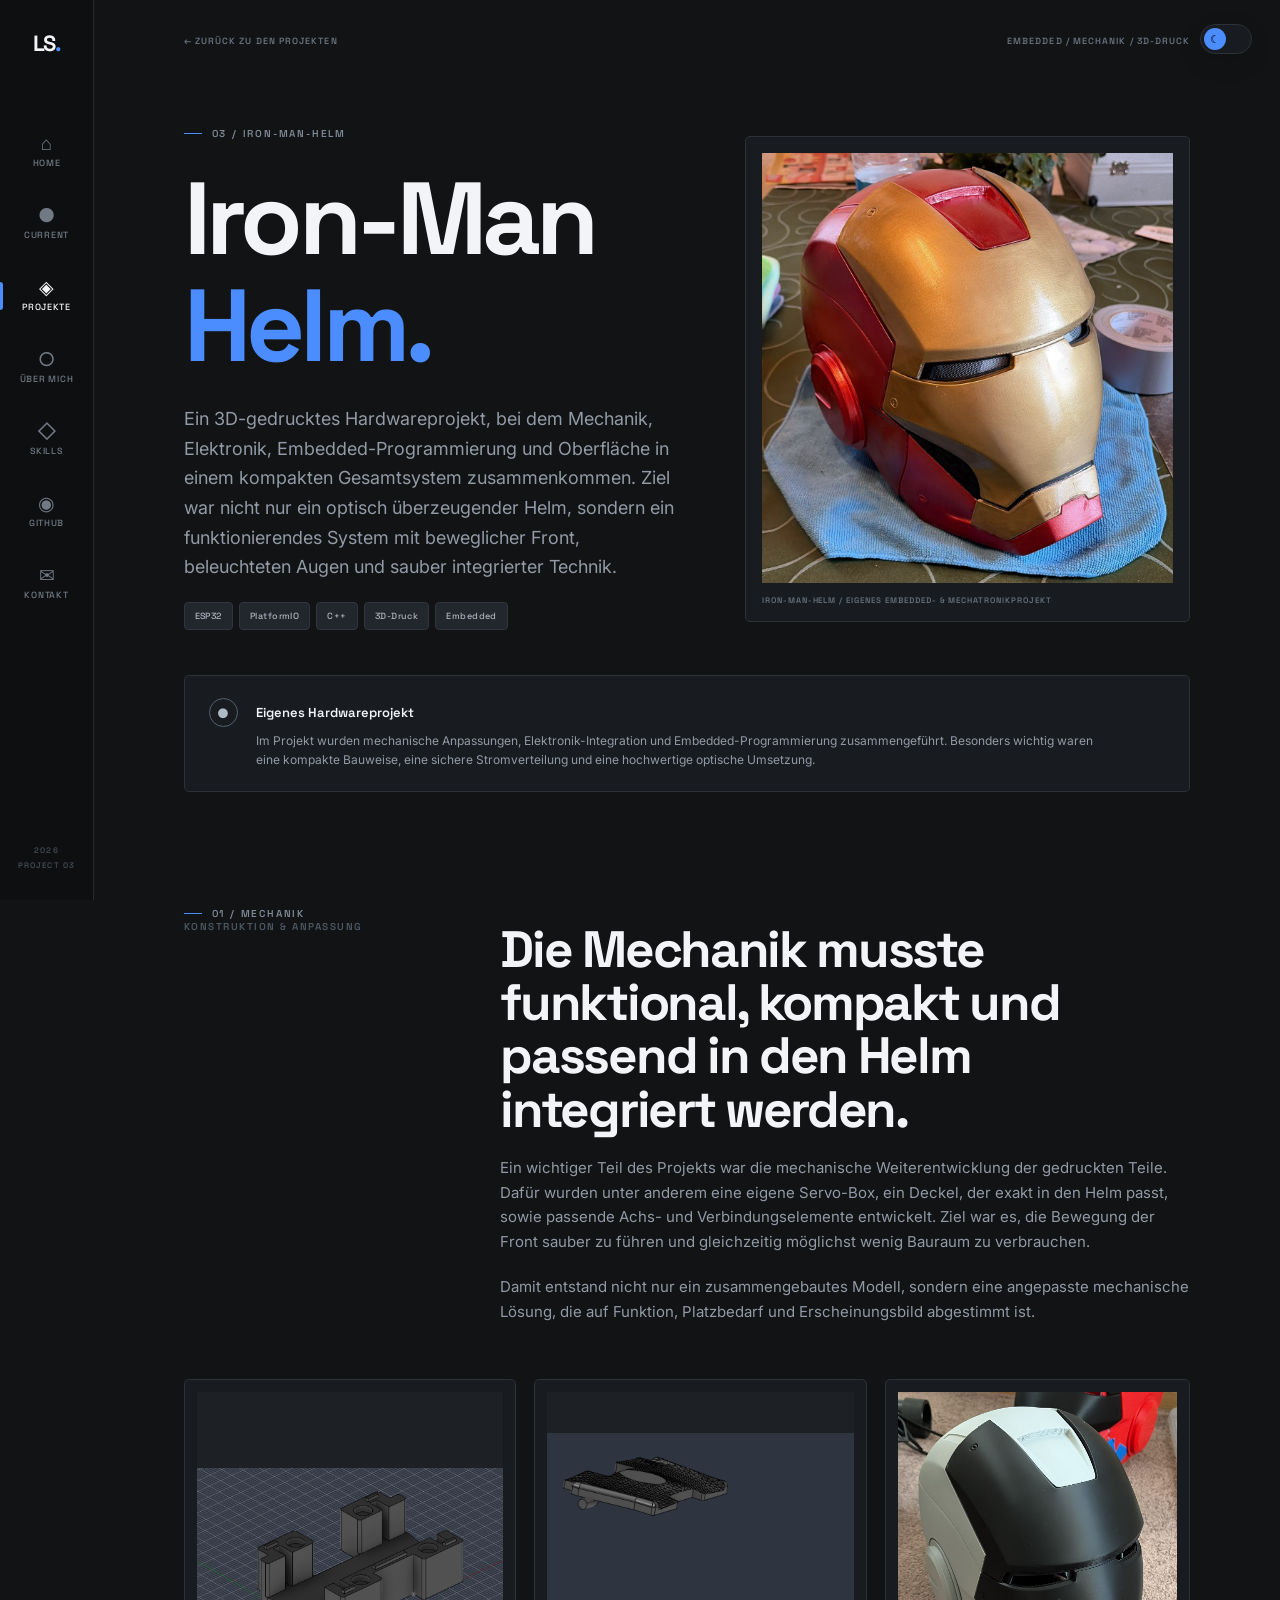
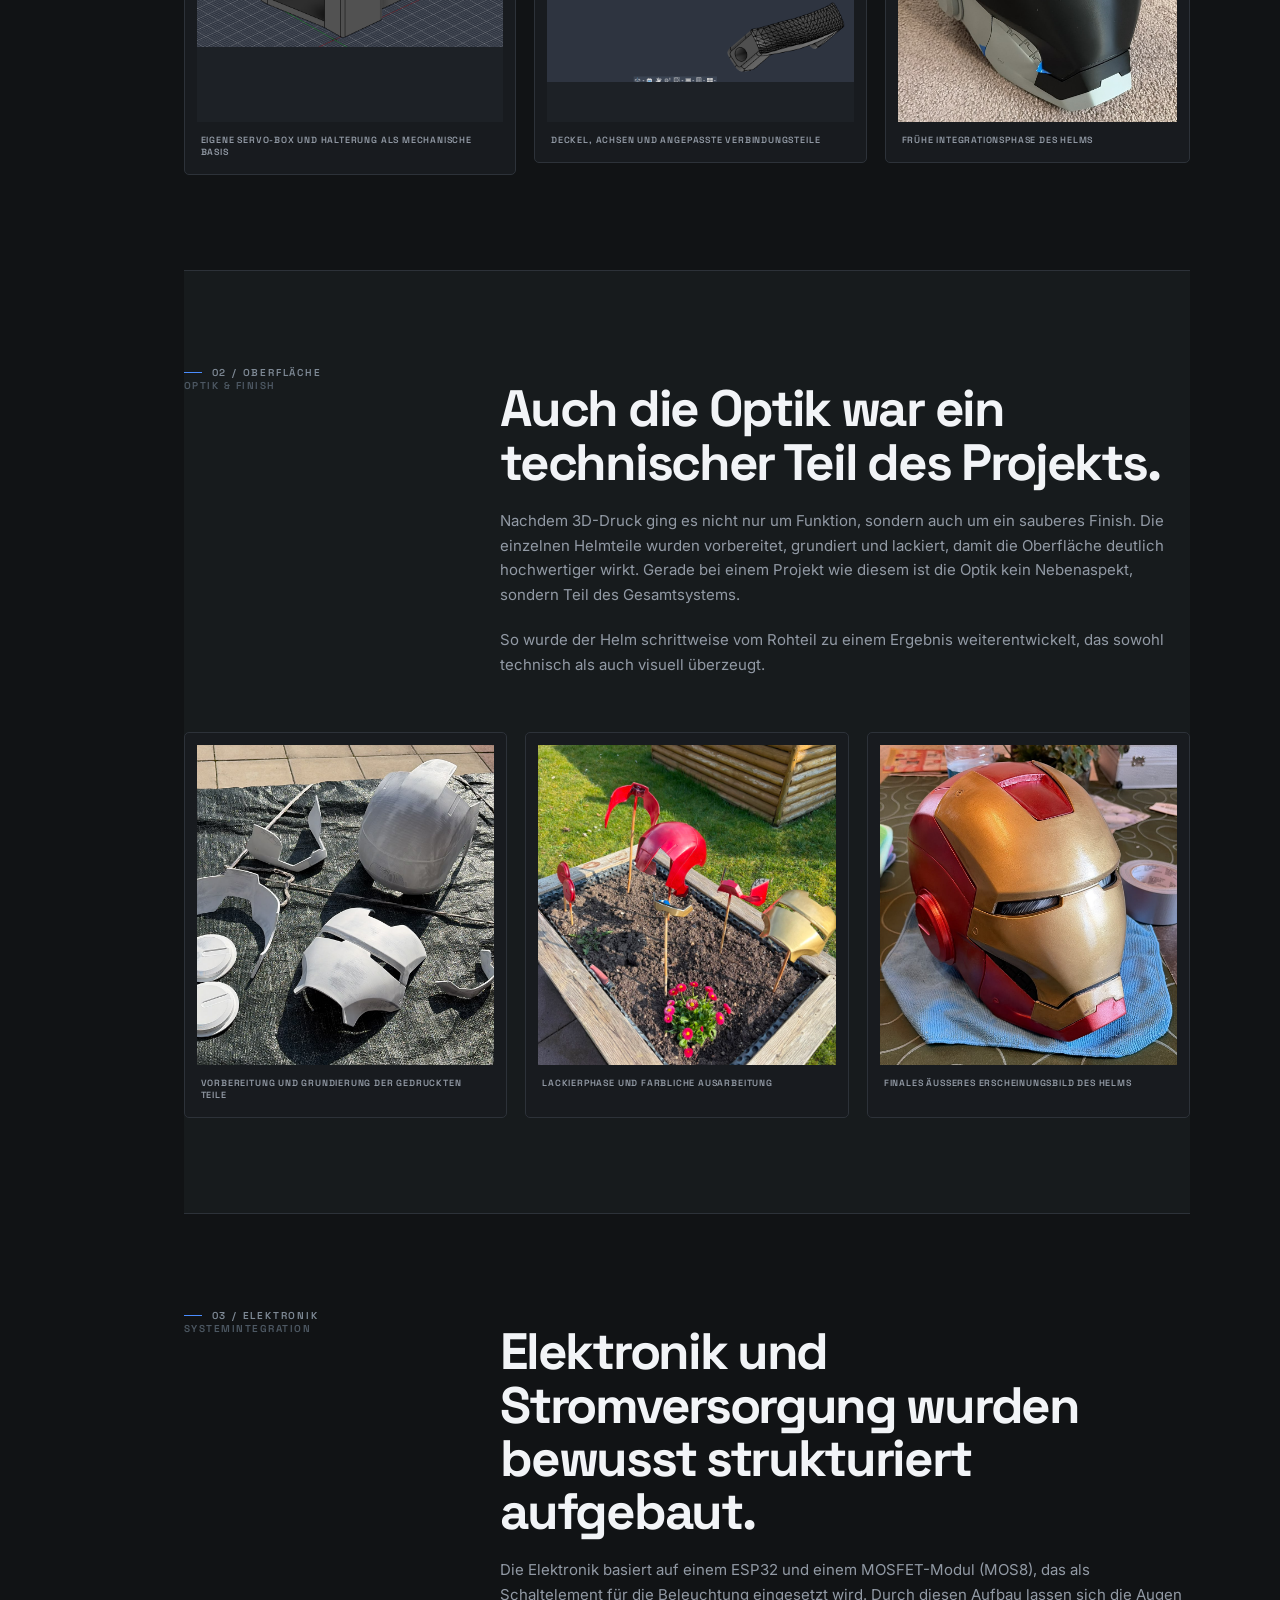
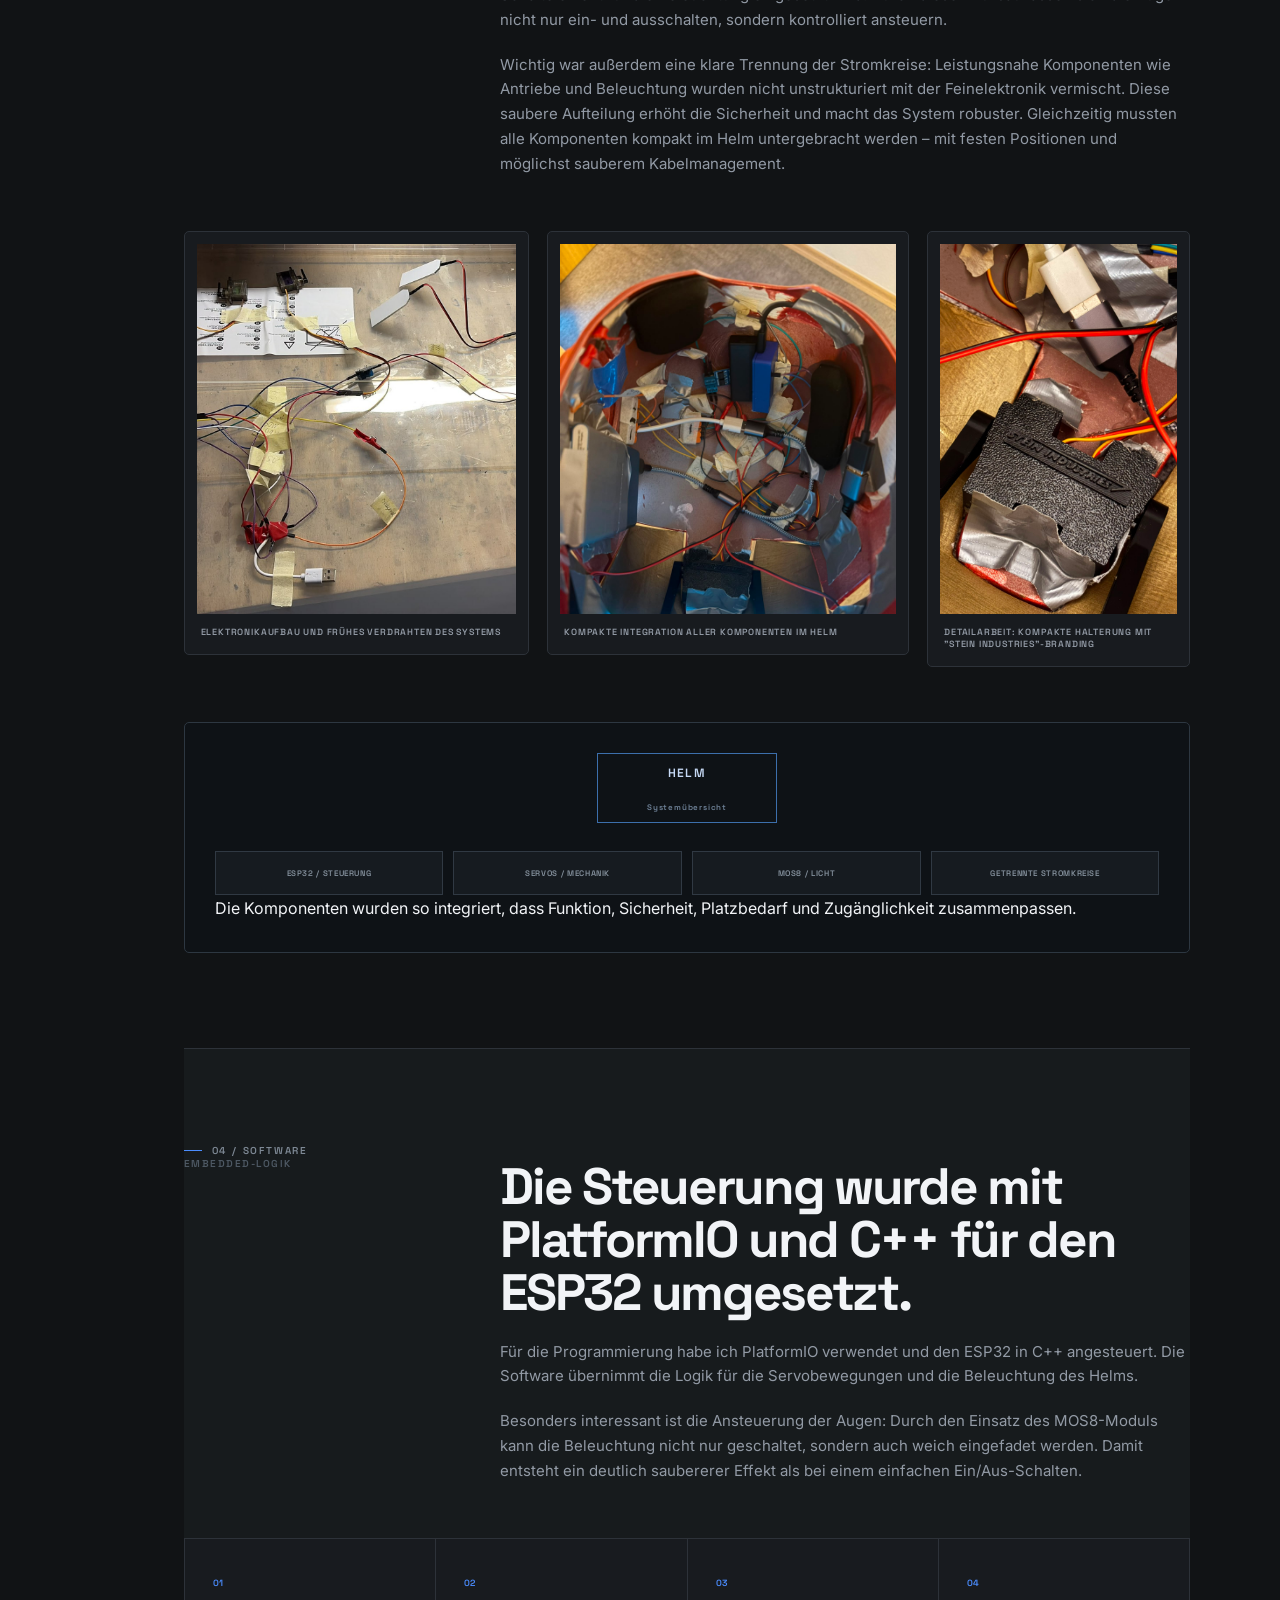
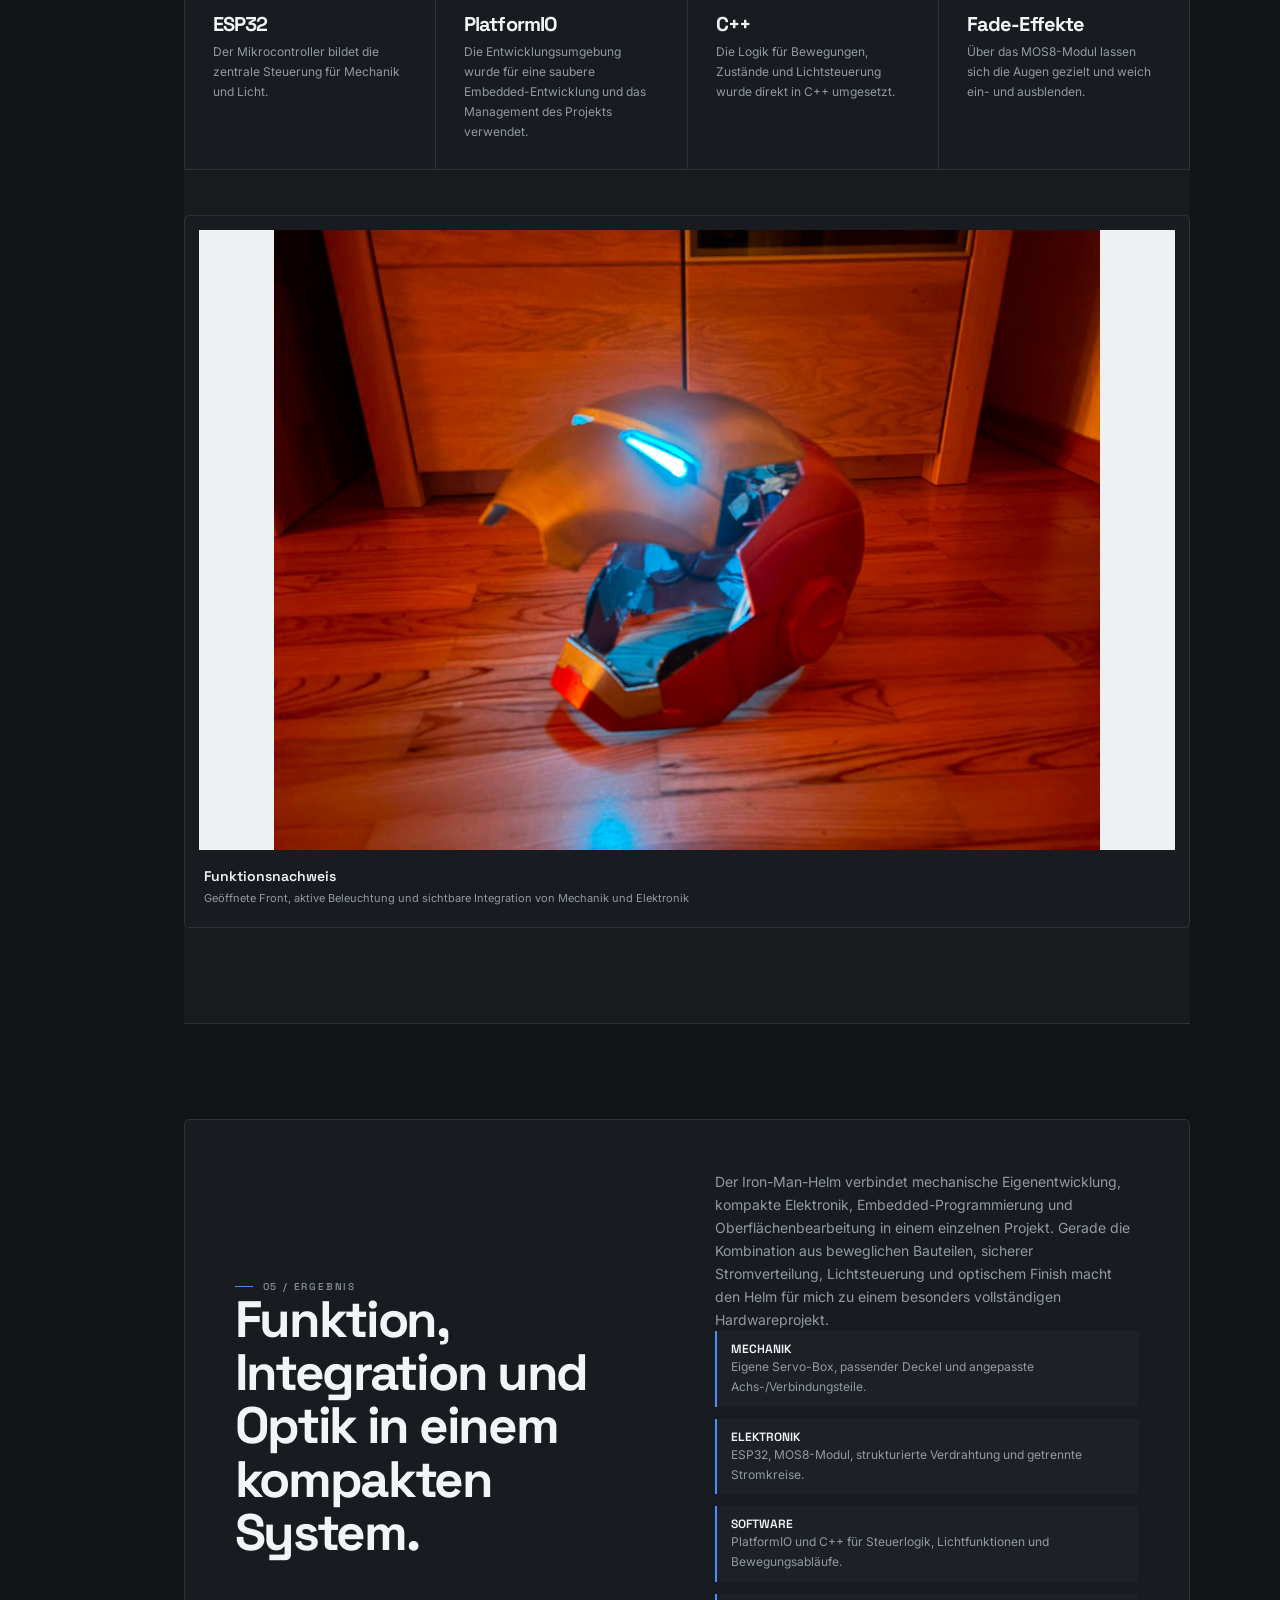
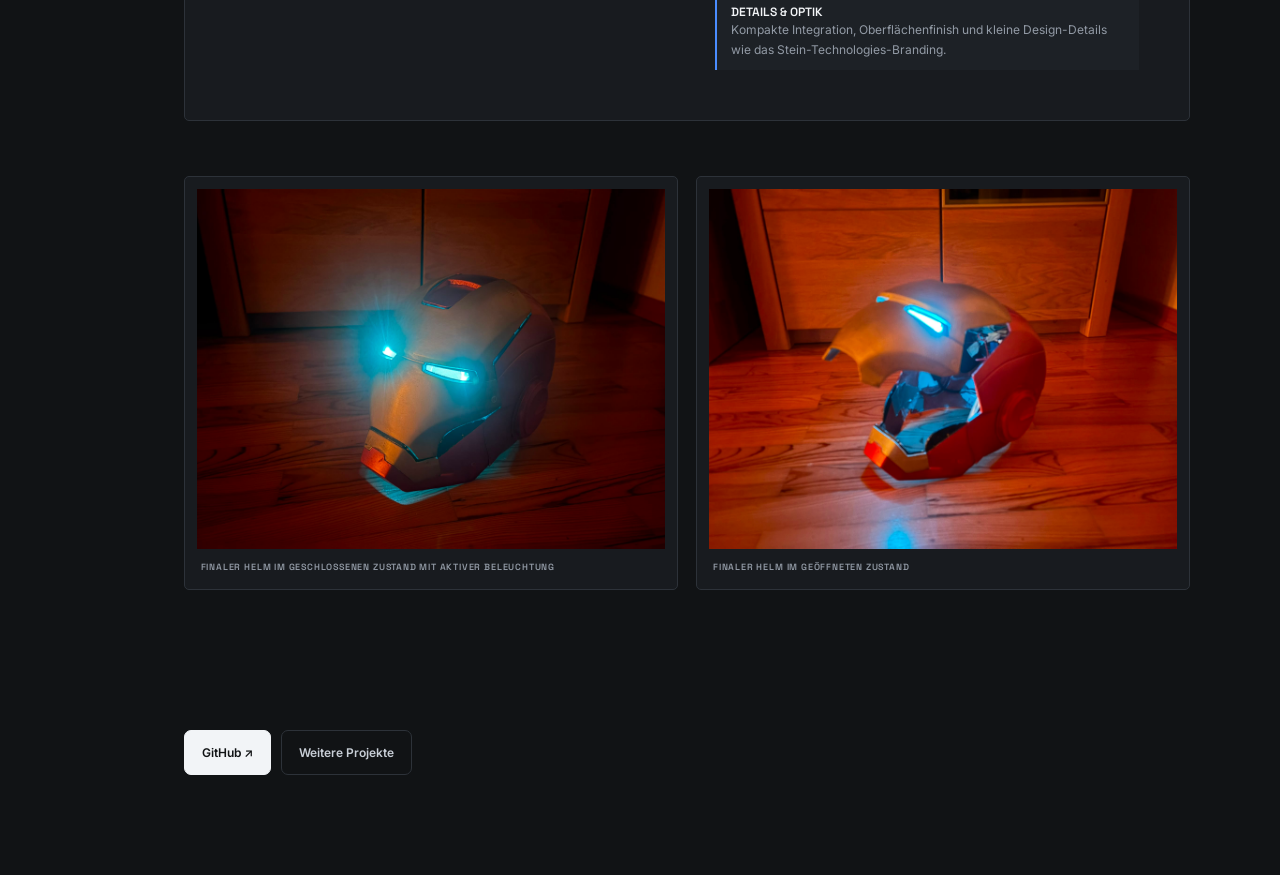
<file: ironman.html>
<!DOCTYPE html>
<html lang="de">
<head>
<meta charset="UTF-8"><meta name="viewport" content="width=device-width,initial-scale=1.0">
<meta name="description" content="ESP32-gesteuerter Iron-Man-Helm von Leon Stein mit Servo-Faceplate, LED-Steuerung, PlatformIO, Fusion 360 und 3D-Druck.">
<title>ESP32 Iron Man Helmet | Embedded & 3D-Druck | Leon Stein</title>
  <link rel="canonical" href="https://leonsteinprojects.de/ironman.html">
  <meta name="robots" content="index, follow, max-image-preview:large">
  <meta property="og:locale" content="de_DE">
  <meta property="og:type" content="article">
  <meta property="og:site_name" content="Leon Stein Projects">
  <meta property="og:title" content="ESP32 Iron Man Helmet | Embedded & 3D-Druck | Leon Stein">
  <meta property="og:description" content="ESP32-gesteuerter Iron-Man-Helm von Leon Stein mit Servo-Faceplate, LED-Steuerung, PlatformIO, Fusion 360 und 3D-Druck.">
  <meta property="og:url" content="https://leonsteinprojects.de/ironman.html">
  <meta name="twitter:card" content="summary">
  <meta name="twitter:title" content="ESP32 Iron Man Helmet | Embedded & 3D-Druck | Leon Stein">
  <meta name="twitter:description" content="ESP32-gesteuerter Iron-Man-Helm von Leon Stein mit Servo-Faceplate, LED-Steuerung, PlatformIO, Fusion 360 und 3D-Druck.">
<link rel="preconnect" href="https://fonts.googleapis.com"><link rel="preconnect" href="https://fonts.gstatic.com" crossorigin>
<link href="https://fonts.googleapis.com/css2?family=Inter:wght@400;500;600;700&family=Space+Grotesk:wght@500;600;700&display=swap" rel="stylesheet">
<link rel="stylesheet" href="styles.css">
</head>
<body>
<aside class="sidebar">
  <a class="brand" href="index.html#home">LS<span>.</span></a>
  <nav>
    <a class="nav-link" href="index.html#home"><span class="icon">⌂</span><b>Home</b></a>
    <a class="nav-link" href="index.html#current"><span class="icon">●</span><b>Current</b></a>
    <a class="nav-link active" href="index.html#projects"><span class="icon">◈</span><b>Projekte</b></a>
    <a class="nav-link" href="index.html#about"><span class="icon">○</span><b>Über mich</b></a>
    <a class="nav-link" href="index.html#skills"><span class="icon">◇</span><b>Skills</b></a>
    <a class="nav-link" href="index.html#github"><span class="icon">◉</span><b>GitHub</b></a>
    <a class="nav-link" href="index.html#contact"><span class="icon">✉</span><b>Kontakt</b></a>
  </nav>
  <div class="side-bottom">2026<br>PROJECT 03</div>
</aside>

<main class="detail-main">
  <div class="detail-top"><a href="index.html#projects">← ZURÜCK ZU DEN PROJEKTEN</a><span>EMBEDDED / MECHANIK / 3D-DRUCK</span></div>

  <section class="im-hero page-section" style="padding-left:0;padding-right:0">
    <div class="im-hero-grid">
      <div class="im-hero-copy">
        <div class="eyebrow"><span></span> 03 / IRON-MAN-HELM</div>
        <h1>Iron-Man<br><em>Helm.</em></h1>
        <p>Ein 3D-gedrucktes Hardwareprojekt, bei dem Mechanik, Elektronik, Embedded-Programmierung und Oberfläche in einem kompakten Gesamtsystem zusammenkommen. Ziel war nicht nur ein optisch überzeugender Helm, sondern ein funktionierendes System mit beweglicher Front, beleuchteten Augen und sauber integrierter Technik.</p>
        <div class="tags large-tags"><span>ESP32</span><span>PlatformIO</span><span>C++</span><span>3D-Druck</span><span>Embedded</span></div>
      </div>
      <div class="im-hero-shot"><img src="assets/ironman/ironman_finished.jpg" alt="Fertiger lackierter Iron-Man-Helm"><div class="abicut-caption">Iron-Man-Helm / eigenes Embedded- & Mechatronikprojekt</div></div>
    </div>
  </section>

  <section class="school-confirmation im-status"><div class="confirmation-mark">●</div><div><strong>Eigenes Hardwareprojekt</strong><p>Im Projekt wurden mechanische Anpassungen, Elektronik-Integration und Embedded-Programmierung zusammengeführt. Besonders wichtig waren eine kompakte Bauweise, eine sichere Stromverteilung und eine hochwertige optische Umsetzung.</p></div></section>

  <section class="case-section" style="padding-left:0;padding-right:0">
    <div class="case-intro"><div><div class="eyebrow"><span></span> 01 / MECHANIK</div><div class="case-number">KONSTRUKTION & ANPASSUNG</div></div><div class="case-copy"><h2>Die Mechanik musste funktional, kompakt und passend in den Helm integriert werden.</h2><p>Ein wichtiger Teil des Projekts war die mechanische Weiterentwicklung der gedruckten Teile. Dafür wurden unter anderem eine eigene Servo-Box, ein Deckel, der exakt in den Helm passt, sowie passende Achs- und Verbindungselemente entwickelt. Ziel war es, die Bewegung der Front sauber zu führen und gleichzeitig möglichst wenig Bauraum zu verbrauchen.</p><p>Damit entstand nicht nur ein zusammengebautes Modell, sondern eine angepasste mechanische Lösung, die auf Funktion, Platzbedarf und Erscheinungsbild abgestimmt ist.</p></div></div>
    <div class="im-grid mech-grid">
      <figure class="cad-card"><img src="assets/ironman/ironman_servo_box.png" alt="CAD-Modell der Servo-Box"><figcaption>Eigene Servo-Box und Halterung als mechanische Basis</figcaption></figure>
      <figure class="cad-card"><img src="assets/ironman/ironman_cad_axes.png" alt="CAD-Teile für Deckel und Achsen"><figcaption>Deckel, Achsen und angepasste Verbindungsteile</figcaption></figure>
      <figure><img src="assets/ironman/ironman_assembly_grey.jpg" alt="Früher zusammengebauter Helm"><figcaption>Frühe Integrationsphase des Helms</figcaption></figure>
    </div>
  </section>

  <section class="case-section im-alt" style="padding-left:0;padding-right:0">
    <div class="case-intro"><div><div class="eyebrow"><span></span> 02 / OBERFLÄCHE</div><div class="case-number">OPTIK & FINISH</div></div><div class="case-copy"><h2>Auch die Optik war ein technischer Teil des Projekts.</h2><p>Nachdem 3D-Druck ging es nicht nur um Funktion, sondern auch um ein sauberes Finish. Die einzelnen Helmteile wurden vorbereitet, grundiert und lackiert, damit die Oberfläche deutlich hochwertiger wirkt. Gerade bei einem Projekt wie diesem ist die Optik kein Nebenaspekt, sondern Teil des Gesamtsystems.</p><p>So wurde der Helm schrittweise vom Rohteil zu einem Ergebnis weiterentwickelt, das sowohl technisch als auch visuell überzeugt.</p></div></div>
    <div class="im-grid process-grid">
      <figure><img src="assets/ironman/ironman_primer.jpg" alt="Grundierte Helmteile im Freien"><figcaption>Vorbereitung und Grundierung der gedruckten Teile</figcaption></figure>
      <figure><img src="assets/ironman/ironman_paint_process.jpg" alt="Lackierte Helmteile beim Trocknen"><figcaption>Lackierphase und farbliche Ausarbeitung</figcaption></figure>
      <figure><img src="assets/ironman/ironman_finished.jpg" alt="Fertig lackierter Iron-Man-Helm"><figcaption>Finales äußeres Erscheinungsbild des Helms</figcaption></figure>
    </div>
  </section>

  <section class="case-section" style="padding-left:0;padding-right:0">
    <div class="case-intro"><div><div class="eyebrow"><span></span> 03 / ELEKTRONIK</div><div class="case-number">SYSTEMINTEGRATION</div></div><div class="case-copy"><h2>Elektronik und Stromversorgung wurden bewusst strukturiert aufgebaut.</h2><p>Die Elektronik basiert auf einem ESP32 und einem MOSFET-Modul (MOS8), das als Schaltelement für die Beleuchtung eingesetzt wird. Durch diesen Aufbau lassen sich die Augen nicht nur ein- und ausschalten, sondern kontrolliert ansteuern.</p><p>Wichtig war außerdem eine klare Trennung der Stromkreise: Leistungsnahe Komponenten wie Antriebe und Beleuchtung wurden nicht unstrukturiert mit der Feinelektronik vermischt. Diese saubere Aufteilung erhöht die Sicherheit und macht das System robuster. Gleichzeitig mussten alle Komponenten kompakt im Helm untergebracht werden – mit festen Positionen und möglichst sauberem Kabelmanagement.</p></div></div>
    <div class="im-grid electronics-grid">
      <figure><img src="assets/ironman/ironman_prototype_wiring.jpg" alt="Elektronik-Prototyp auf dem Tisch"><figcaption>Elektronikaufbau und frühes Verdrahten des Systems</figcaption></figure>
      <figure><img src="assets/ironman/ironman_inside.jpg" alt="Innenansicht des Helms mit Elektronik"><figcaption>Kompakte Integration aller Komponenten im Helm</figcaption></figure>
      <figure><img src="assets/ironman/ironman_brand_detail.jpg" alt="Stein Technologies Beschriftung im Helm"><figcaption>Detailarbeit: kompakte Halterung mit "Stein Industries"-Branding</figcaption></figure>
    </div>
    <div class="im-system-box"><div class="fc-system-core">HELM<br><small>Systemübersicht</small></div><div class="fc-system-row"><span>ESP32 / STEUERUNG</span><span>SERVOS / MECHANIK</span><span>MOS8 / LICHT</span><span>GETRENNTE STROMKREISE</span></div><p>Die Komponenten wurden so integriert, dass Funktion, Sicherheit, Platzbedarf und Zugänglichkeit zusammenpassen.</p></div>
  </section>

  <section class="case-section im-alt" style="padding-left:0;padding-right:0">
    <div class="case-intro"><div><div class="eyebrow"><span></span> 04 / SOFTWARE</div><div class="case-number">EMBEDDED-LOGIK</div></div><div class="case-copy"><h2>Die Steuerung wurde mit PlatformIO und C++ für den ESP32 umgesetzt.</h2><p>Für die Programmierung habe ich PlatformIO verwendet und den ESP32 in C++ angesteuert. Die Software übernimmt die Logik für die Servobewegungen und die Beleuchtung des Helms.</p><p>Besonders interessant ist die Ansteuerung der Augen: Durch den Einsatz des MOS8-Moduls kann die Beleuchtung nicht nur geschaltet, sondern auch weich eingefadet werden. Damit entsteht ein deutlich saubererer Effekt als bei einem einfachen Ein/Aus-Schalten.</p></div></div>
    <div class="tech-points">
      <div class="tech-point"><span>01</span><h3>ESP32</h3><p>Der Mikrocontroller bildet die zentrale Steuerung für Mechanik und Licht.</p></div>
      <div class="tech-point"><span>02</span><h3>PlatformIO</h3><p>Die Entwicklungsumgebung wurde für eine saubere Embedded-Entwicklung und das Management des Projekts verwendet.</p></div>
      <div class="tech-point"><span>03</span><h3>C++</h3><p>Die Logik für Bewegungen, Zustände und Lichtsteuerung wurde direkt in C++ umgesetzt.</p></div>
      <div class="tech-point"><span>04</span><h3>Fade-Effekte</h3><p>Über das MOS8-Modul lassen sich die Augen gezielt und weich ein- und ausblenden.</p></div>
    </div>
    <div class="case-card wide" style="margin-top:45px"><img src="assets/ironman/ironman_open_lit.jpg" alt="Geöffneter beleuchteter Iron-Man-Helm"><div class="case-meta"><strong>Funktionsnachweis</strong><span>Geöffnete Front, aktive Beleuchtung und sichtbare Integration von Mechanik und Elektronik</span></div></div>
  </section>

  <section class="case-section" style="padding-left:0;padding-right:0">
    <div class="result-block im-result">
      <div><div class="eyebrow"><span></span> 05 / ERGEBNIS</div><h2>Funktion, Integration und Optik in einem kompakten System.</h2></div>
      <div><p>Der Iron-Man-Helm verbindet mechanische Eigenentwicklung, kompakte Elektronik, Embedded-Programmierung und Oberflächenbearbeitung in einem einzelnen Projekt. Gerade die Kombination aus beweglichen Bauteilen, sicherer Stromverteilung, Lichtsteuerung und optischem Finish macht den Helm für mich zu einem besonders vollständigen Hardwareprojekt.</p><div class="result-points"><div><strong>MECHANIK</strong><span>Eigene Servo-Box, passender Deckel und angepasste Achs-/Verbindungsteile.</span></div><div><strong>ELEKTRONIK</strong><span>ESP32, MOS8-Modul, strukturierte Verdrahtung und getrennte Stromkreise.</span></div><div><strong>SOFTWARE</strong><span>PlatformIO und C++ für Steuerlogik, Lichtfunktionen und Bewegungsabläufe.</span></div><div><strong>DETAILS & OPTIK</strong><span>Kompakte Integration, Oberflächenfinish und kleine Design-Details wie das Stein-Technologies-Branding.</span></div></div></div>
    </div>
    <div class="im-grid result-grid">
      <figure><img src="assets/ironman/ironman_lit_closed.jpg" alt="Beleuchteter geschlossener Iron-Man-Helm"><figcaption>Finaler Helm im geschlossenen Zustand mit aktiver Beleuchtung</figcaption></figure>
      <figure><img src="assets/ironman/ironman_open_lit.jpg" alt="Geöffneter Iron-Man-Helm mit Beleuchtung"><figcaption>Finaler Helm im geöffneten Zustand</figcaption></figure>
    </div>
  </section>

  <div class="detail-actions"><a class="btn btn-primary" href="https://github.com/leonstein2611/iron-man-helmet" target="_blank" rel="noopener noreferrer">GitHub ↗</a><a class="btn btn-ghost" href="index.html#projects">Weitere Projekte</a></div>
</main>
<script src="script.js"></script>
  <!-- Cloudflare Web Analytics --><script type='module' src='https://static.cloudflareinsights.com/beacon.min.js' data-cf-beacon='{"token": "7a0f40504f7e4648b12b40247a7c8d13"}'></script><!-- End Cloudflare Web Analytics -->
</body>
</html>
</file>
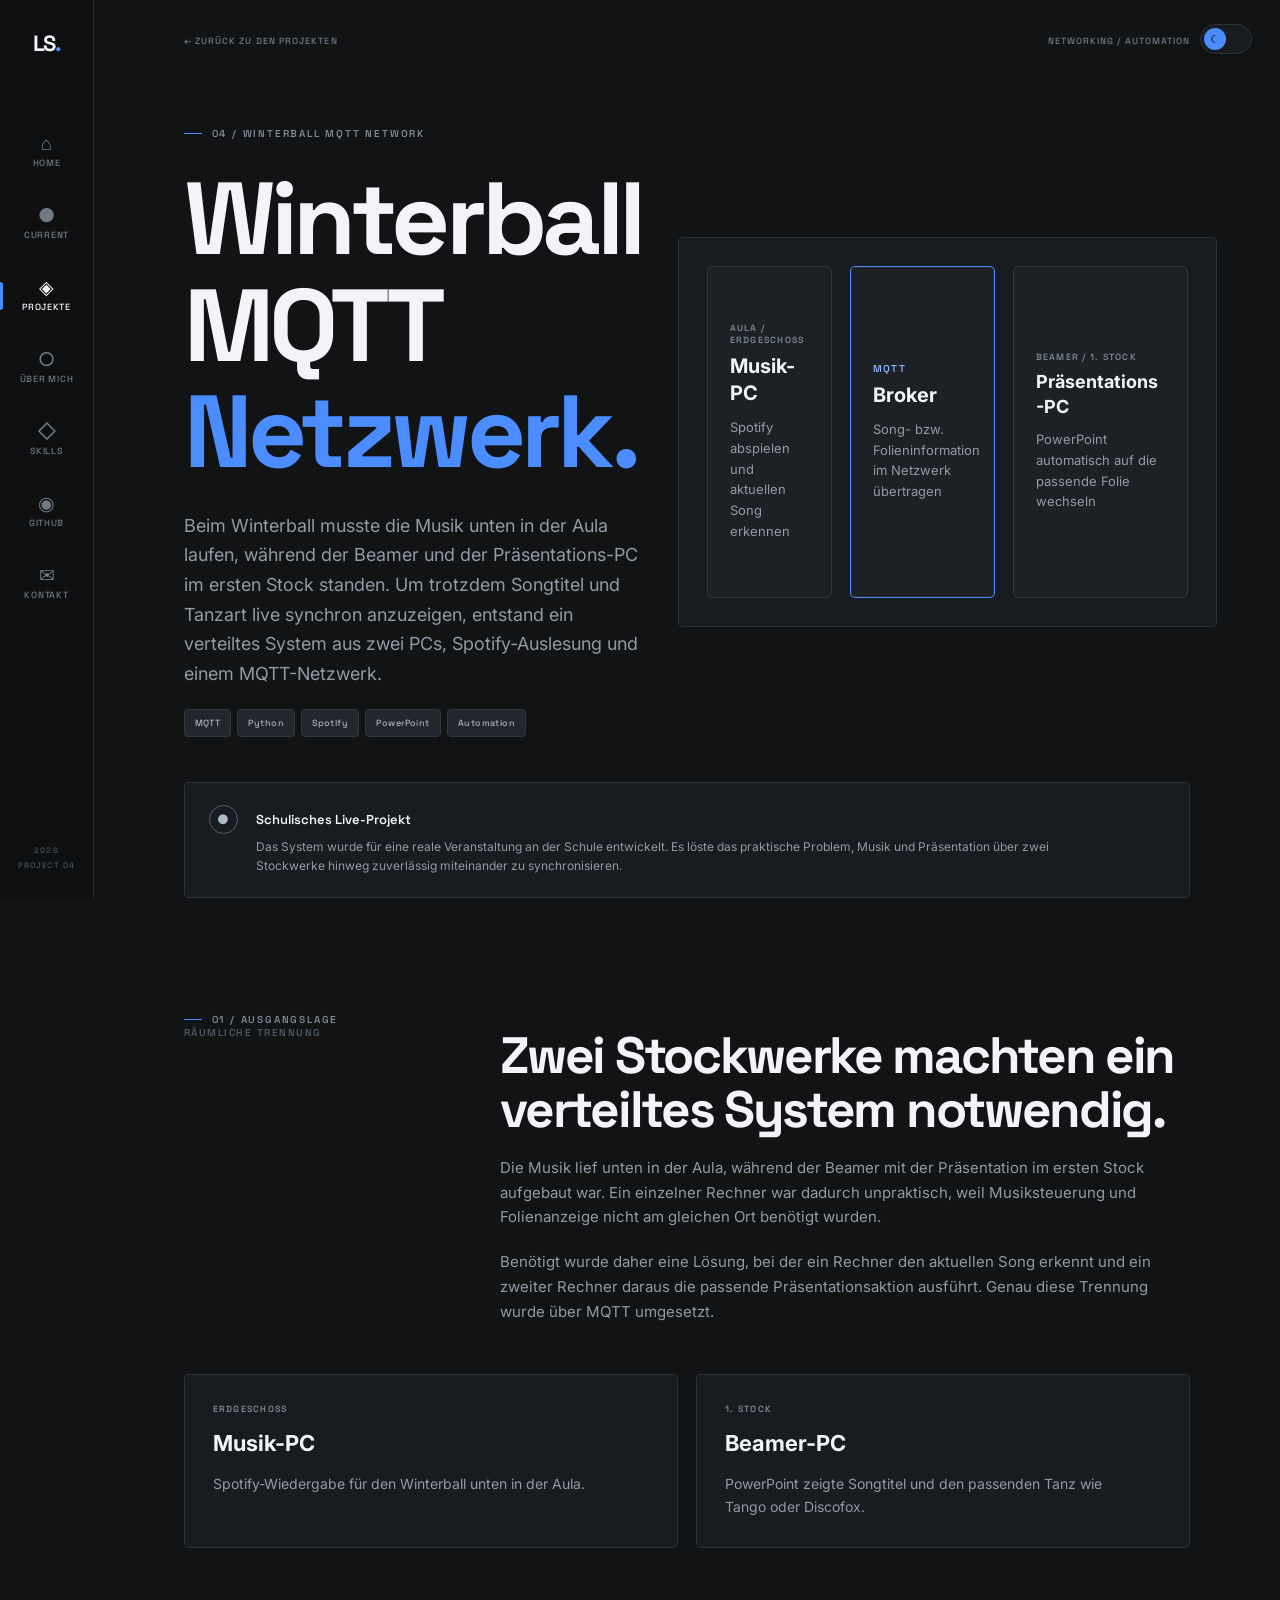
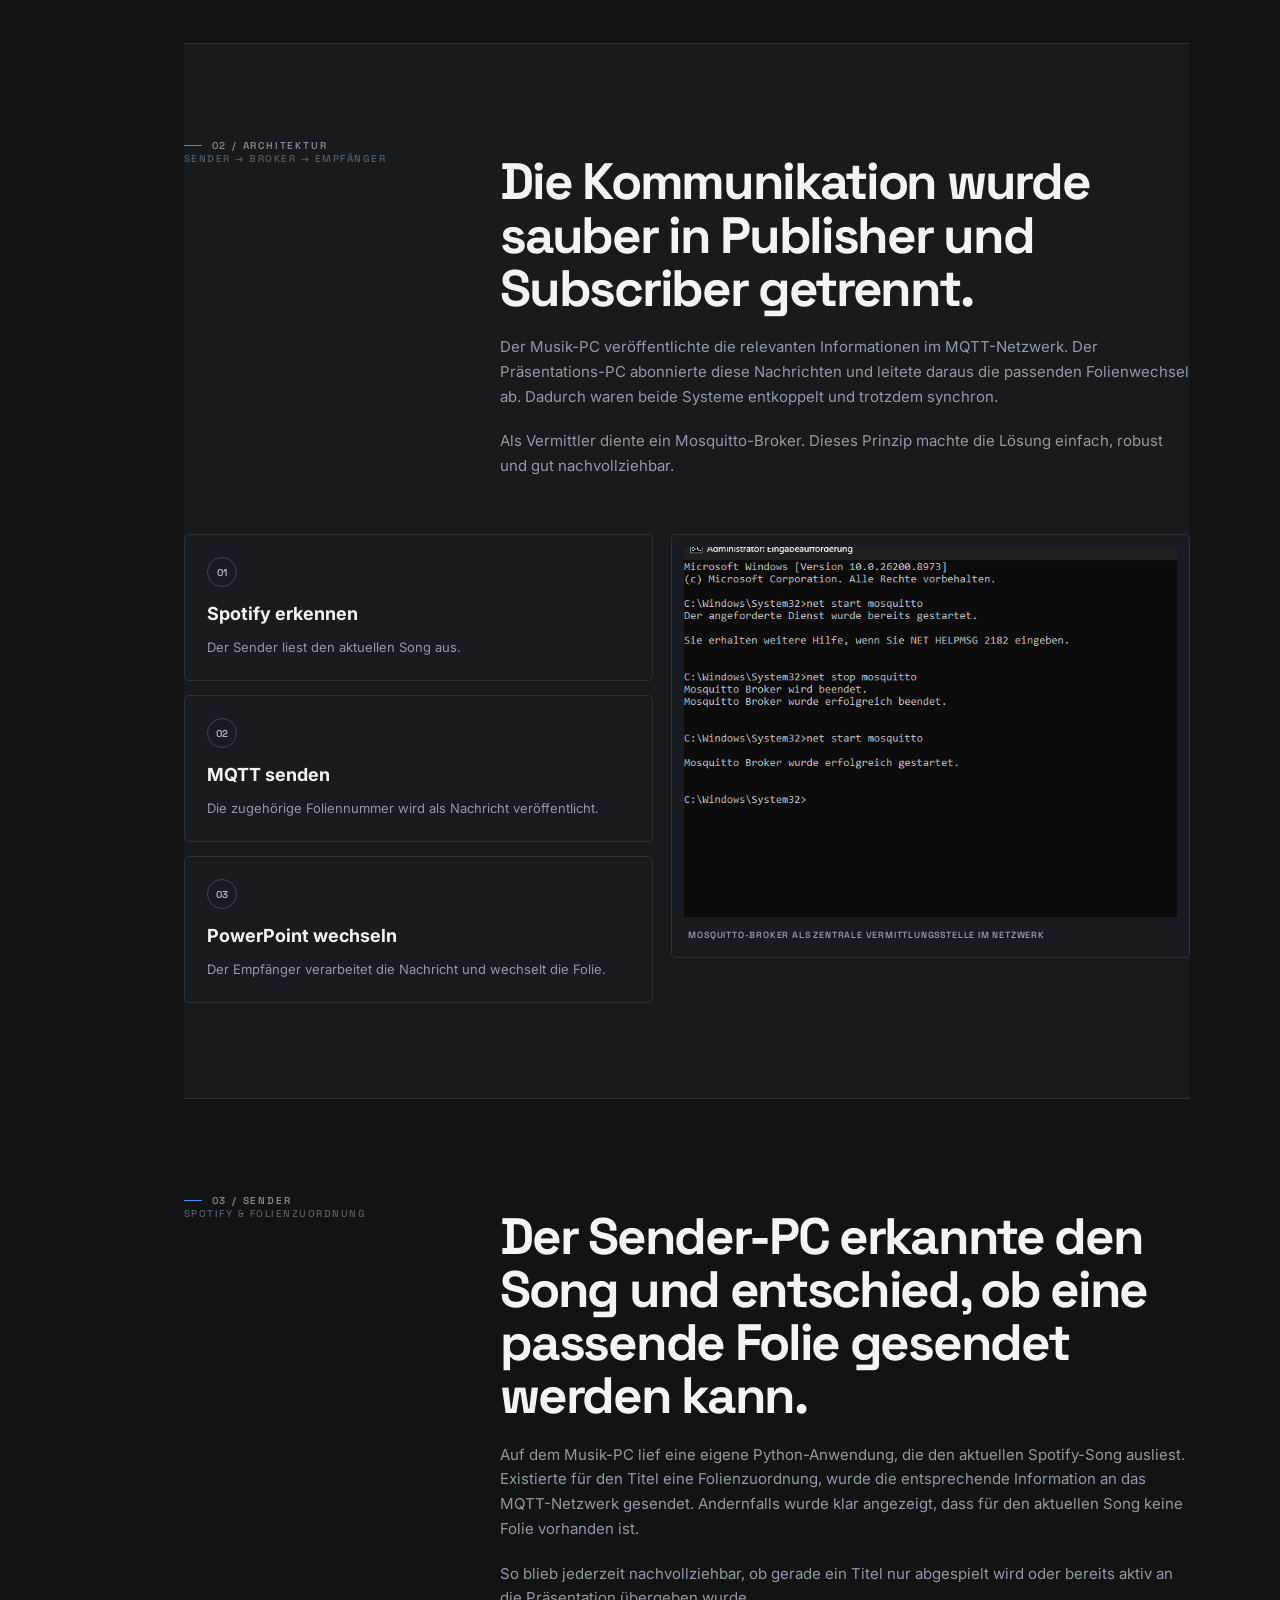
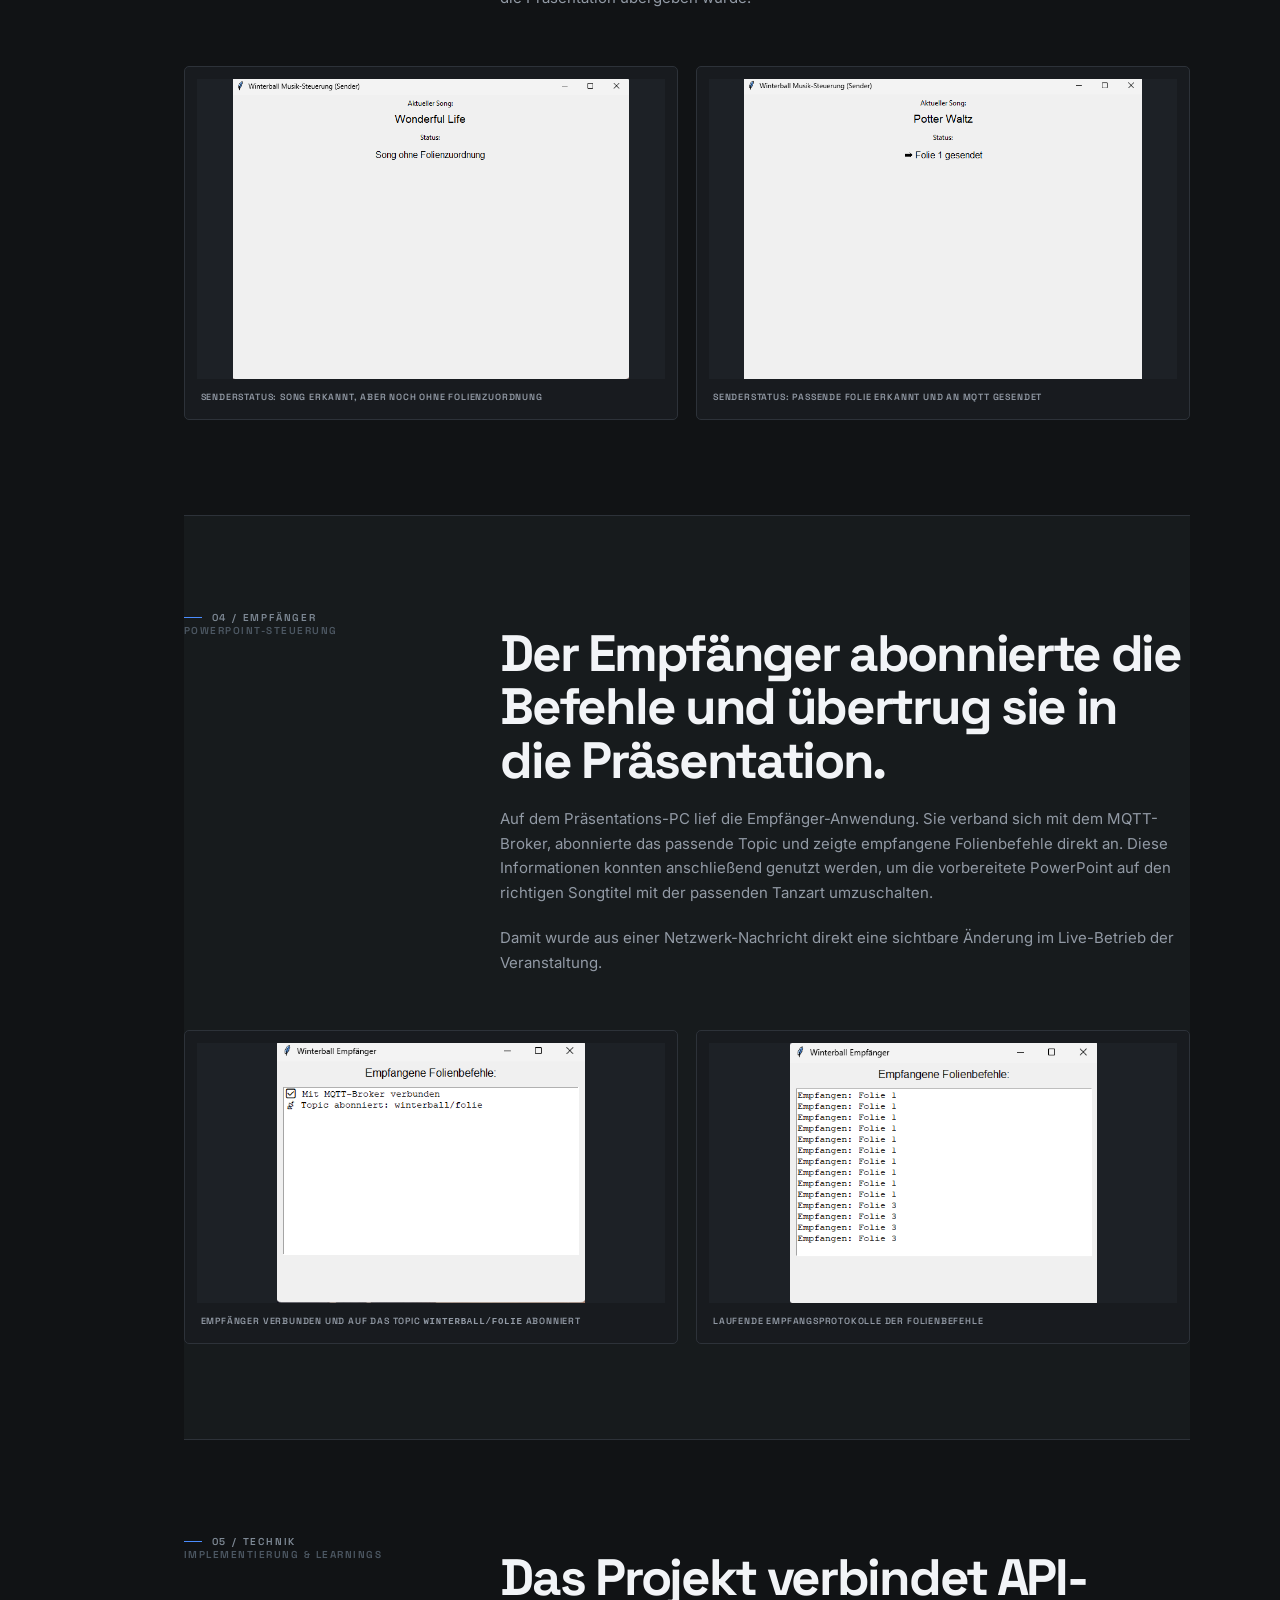
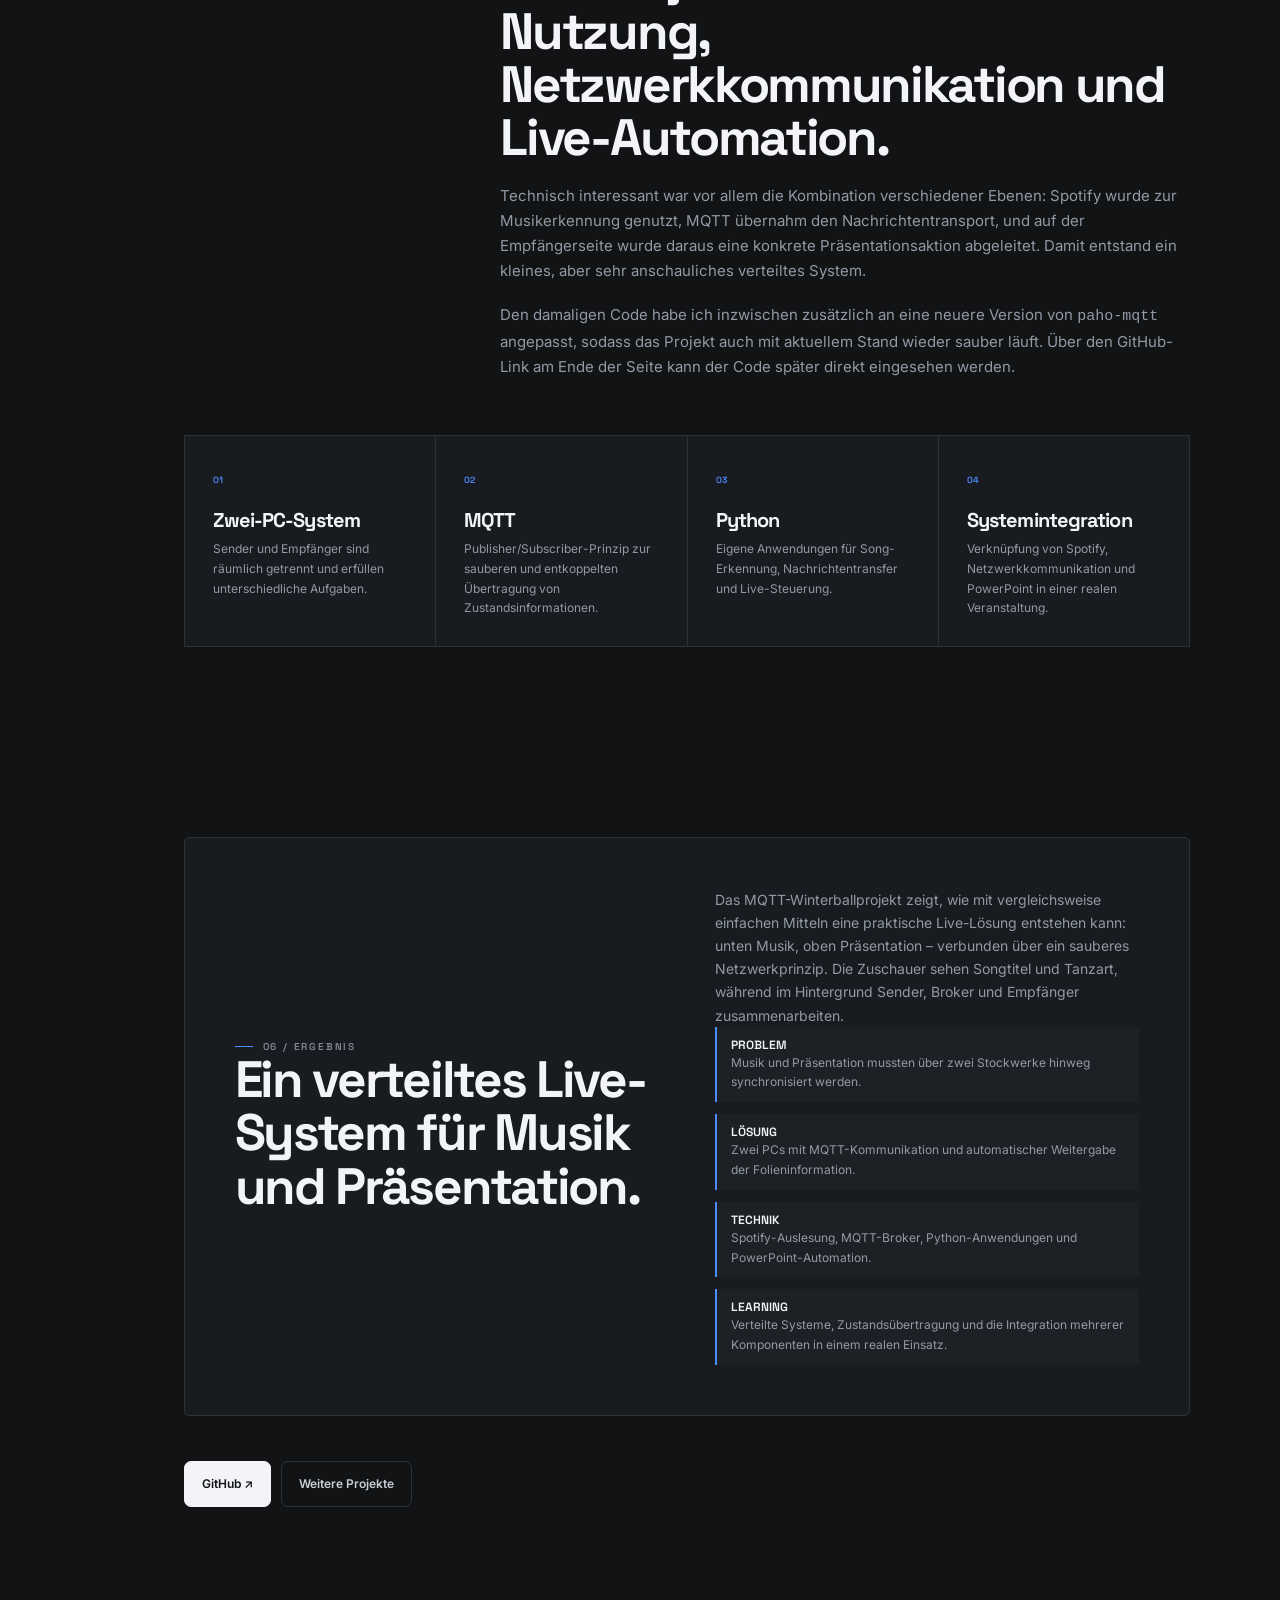
<file: mqtt.html>
<!DOCTYPE html>
<html lang="de">
<head>
<meta charset="UTF-8"><meta name="viewport" content="width=device-width,initial-scale=1.0">
<meta name="description" content="MQTT-Projekt von Leon Stein zur Synchronisation von Spotify und PowerPoint über mehrere PCs mit Python, Mosquitto und Windows COM.">
<title>Winterball MQTT | Spotify & PowerPoint Netzwerk | Leon Stein</title>
  <link rel="canonical" href="https://leonsteinprojects.de/mqtt.html">
  <meta name="robots" content="index, follow, max-image-preview:large">
  <meta property="og:locale" content="de_DE">
  <meta property="og:type" content="article">
  <meta property="og:site_name" content="Leon Stein Projects">
  <meta property="og:title" content="Winterball MQTT | Spotify & PowerPoint Netzwerk | Leon Stein">
  <meta property="og:description" content="MQTT-Projekt von Leon Stein zur Synchronisation von Spotify und PowerPoint über mehrere PCs mit Python, Mosquitto und Windows COM.">
  <meta property="og:url" content="https://leonsteinprojects.de/mqtt.html">
  <meta name="twitter:card" content="summary">
  <meta name="twitter:title" content="Winterball MQTT | Spotify & PowerPoint Netzwerk | Leon Stein">
  <meta name="twitter:description" content="MQTT-Projekt von Leon Stein zur Synchronisation von Spotify und PowerPoint über mehrere PCs mit Python, Mosquitto und Windows COM.">
<link rel="preconnect" href="https://fonts.googleapis.com"><link rel="preconnect" href="https://fonts.gstatic.com" crossorigin>
<link href="https://fonts.googleapis.com/css2?family=Inter:wght@400;500;600;700&family=Space+Grotesk:wght@500;600;700&display=swap" rel="stylesheet">
<link rel="stylesheet" href="styles.css">
</head>
<body>
<aside class="sidebar">
  <a class="brand" href="index.html#home">LS<span>.</span></a>
  <nav>
    <a class="nav-link" href="index.html#home"><span class="icon">⌂</span><b>Home</b></a>
    <a class="nav-link" href="index.html#current"><span class="icon">●</span><b>Current</b></a>
    <a class="nav-link active" href="index.html#projects"><span class="icon">◈</span><b>Projekte</b></a>
    <a class="nav-link" href="index.html#about"><span class="icon">○</span><b>Über mich</b></a>
    <a class="nav-link" href="index.html#skills"><span class="icon">◇</span><b>Skills</b></a>
    <a class="nav-link" href="index.html#github"><span class="icon">◉</span><b>GitHub</b></a>
    <a class="nav-link" href="index.html#contact"><span class="icon">✉</span><b>Kontakt</b></a>
  </nav>
  <div class="side-bottom">2026<br>PROJECT 04</div>
</aside>

<main class="detail-main">
  <div class="detail-top"><a href="index.html#projects">← ZURÜCK ZU DEN PROJEKTEN</a><span>NETWORKING / AUTOMATION</span></div>

  <section class="mqtt-hero page-section" style="padding-left:0;padding-right:0">
    <div class="mqtt-hero-grid">
      <div class="mqtt-hero-copy">
        <div class="eyebrow"><span></span> 04 / WINTERBALL MQTT NETWORK</div>
        <h1>Winterball MQTT<br><em>Netzwerk.</em></h1>
        <p>Beim Winterball musste die Musik unten in der Aula laufen, während der Beamer und der Präsentations-PC im ersten Stock standen. Um trotzdem Songtitel und Tanzart live synchron anzuzeigen, entstand ein verteiltes System aus zwei PCs, Spotify-Auslesung und einem MQTT-Netzwerk.</p>
        <div class="tags large-tags"><span>MQTT</span><span>Python</span><span>Spotify</span><span>PowerPoint</span><span>Automation</span></div>
      </div>
      <div class="mqtt-arch-card">
        <div class="mqtt-arch-level left">
          <span class="mqtt-level-title">AULA / ERDGESCHOSS</span>
          <strong>Musik-PC</strong>
          <p>Spotify abspielen und aktuellen Song erkennen</p>
        </div>
        <div class="mqtt-arch-broker">
          <span>MQTT</span>
          <strong>Broker</strong>
          <p>Song- bzw. Folieninformation im Netzwerk übertragen</p>
        </div>
        <div class="mqtt-arch-level right">
          <span class="mqtt-level-title">BEAMER / 1. STOCK</span>
          <strong>Präsentations-PC</strong>
          <p>PowerPoint automatisch auf die passende Folie wechseln</p>
        </div>
        <i class="mqtt-arrow a1"></i>
        <i class="mqtt-arrow a2"></i>
      </div>
    </div>
  </section>

  <section class="school-confirmation mqtt-status"><div class="confirmation-mark">●</div><div><strong>Schulisches Live-Projekt</strong><p>Das System wurde für eine reale Veranstaltung an der Schule entwickelt. Es löste das praktische Problem, Musik und Präsentation über zwei Stockwerke hinweg zuverlässig miteinander zu synchronisieren.</p></div></section>

  <section class="case-section" style="padding-left:0;padding-right:0">
    <div class="case-intro"><div><div class="eyebrow"><span></span> 01 / AUSGANGSLAGE</div><div class="case-number">RÄUMLICHE TRENNUNG</div></div><div class="case-copy"><h2>Zwei Stockwerke machten ein verteiltes System notwendig.</h2><p>Die Musik lief unten in der Aula, während der Beamer mit der Präsentation im ersten Stock aufgebaut war. Ein einzelner Rechner war dadurch unpraktisch, weil Musiksteuerung und Folienanzeige nicht am gleichen Ort benötigt wurden.</p><p>Benötigt wurde daher eine Lösung, bei der ein Rechner den aktuellen Song erkennt und ein zweiter Rechner daraus die passende Präsentationsaktion ausführt. Genau diese Trennung wurde über MQTT umgesetzt.</p></div></div>
      <div class="mqtt-problem-grid">
        <div class="mqtt-problem-card"><span>ERDGESCHOSS</span><strong>Musik-PC</strong><p>Spotify-Wiedergabe für den Winterball unten in der Aula.</p></div>
        <div class="mqtt-problem-card"><span>1. STOCK</span><strong>Beamer-PC</strong><p>PowerPoint zeigte Songtitel und den passenden Tanz wie Tango oder Discofox.</p></div>
      </div>
  </section>

  <section class="case-section mqtt-alt" style="padding-left:0;padding-right:0">
    <div class="case-intro"><div><div class="eyebrow"><span></span> 02 / ARCHITEKTUR</div><div class="case-number">SENDER → BROKER → EMPFÄNGER</div></div><div class="case-copy"><h2>Die Kommunikation wurde sauber in Publisher und Subscriber getrennt.</h2><p>Der Musik-PC veröffentlichte die relevanten Informationen im MQTT-Netzwerk. Der Präsentations-PC abonnierte diese Nachrichten und leitete daraus die passenden Folienwechsel ab. Dadurch waren beide Systeme entkoppelt und trotzdem synchron.</p><p>Als Vermittler diente ein Mosquitto-Broker. Dieses Prinzip machte die Lösung einfach, robust und gut nachvollziehbar.</p></div></div>
      <div class="mqtt-architecture-grid">
        <div class="mqtt-flow-card">
          <div class="mqtt-flow-step"><span>01</span><strong>Spotify erkennen</strong><p>Der Sender liest den aktuellen Song aus.</p></div>
          <div class="mqtt-flow-step"><span>02</span><strong>MQTT senden</strong><p>Die zugehörige Foliennummer wird als Nachricht veröffentlicht.</p></div>
          <div class="mqtt-flow-step"><span>03</span><strong>PowerPoint wechseln</strong><p>Der Empfänger verarbeitet die Nachricht und wechselt die Folie.</p></div>
        </div>
        <figure class="mqtt-console"><img src="assets/mqtt/broker_console.png" alt="Mosquitto Broker in der Windows-Konsole"><figcaption>Mosquitto-Broker als zentrale Vermittlungsstelle im Netzwerk</figcaption></figure>
      </div>
    </section>

  <section class="case-section" style="padding-left:0;padding-right:0">
    <div class="case-intro"><div><div class="eyebrow"><span></span> 03 / SENDER</div><div class="case-number">SPOTIFY & FOLIENZUORDNUNG</div></div><div class="case-copy"><h2>Der Sender-PC erkannte den Song und entschied, ob eine passende Folie gesendet werden kann.</h2><p>Auf dem Musik-PC lief eine eigene Python-Anwendung, die den aktuellen Spotify-Song ausliest. Existierte für den Titel eine Folienzuordnung, wurde die entsprechende Information an das MQTT-Netzwerk gesendet. Andernfalls wurde klar angezeigt, dass für den aktuellen Song keine Folie vorhanden ist.</p><p>So blieb jederzeit nachvollziehbar, ob gerade ein Titel nur abgespielt wird oder bereits aktiv an die Präsentation übergeben wurde.</p></div></div>
      <div class="mqtt-shot-grid sender-grid">
        <figure><img src="assets/mqtt/sender_waiting.png" alt="Sender ohne passende Folienzuordnung"><figcaption>Senderstatus: Song erkannt, aber noch ohne Folienzuordnung</figcaption></figure>
        <figure><img src="assets/mqtt/sender_sent.png" alt="Sender sendet Folie 1"><figcaption>Senderstatus: passende Folie erkannt und an MQTT gesendet</figcaption></figure>
      </div>
    </section>

  <section class="case-section mqtt-alt" style="padding-left:0;padding-right:0">
    <div class="case-intro"><div><div class="eyebrow"><span></span> 04 / EMPFÄNGER</div><div class="case-number">POWERPOINT-STEUERUNG</div></div><div class="case-copy"><h2>Der Empfänger abonnierte die Befehle und übertrug sie in die Präsentation.</h2><p>Auf dem Präsentations-PC lief die Empfänger-Anwendung. Sie verband sich mit dem MQTT-Broker, abonnierte das passende Topic und zeigte empfangene Folienbefehle direkt an. Diese Informationen konnten anschließend genutzt werden, um die vorbereitete PowerPoint auf den richtigen Songtitel mit der passenden Tanzart umzuschalten.</p><p>Damit wurde aus einer Netzwerk-Nachricht direkt eine sichtbare Änderung im Live-Betrieb der Veranstaltung.</p></div></div>
      <div class="mqtt-shot-grid receiver-grid">
        <figure><img src="assets/mqtt/receiver_connected.png" alt="Empfänger mit MQTT-Broker verbunden"><figcaption>Empfänger verbunden und auf das Topic <code>winterball/folie</code> abonniert</figcaption></figure>
        <figure><img src="assets/mqtt/receiver_logs.png" alt="Empfangene Folienbefehle im Empfänger"><figcaption>Laufende Empfangsprotokolle der Folienbefehle</figcaption></figure>
      </div>
    </section>

  <section class="case-section" style="padding-left:0;padding-right:0">
    <div class="case-intro"><div><div class="eyebrow"><span></span> 05 / TECHNIK</div><div class="case-number">IMPLEMENTIERUNG & LEARNINGS</div></div><div class="case-copy"><h2>Das Projekt verbindet API-Nutzung, Netzwerkkommunikation und Live-Automation.</h2><p>Technisch interessant war vor allem die Kombination verschiedener Ebenen: Spotify wurde zur Musikerkennung genutzt, MQTT übernahm den Nachrichtentransport, und auf der Empfängerseite wurde daraus eine konkrete Präsentationsaktion abgeleitet. Damit entstand ein kleines, aber sehr anschauliches verteiltes System.</p><p>Den damaligen Code habe ich inzwischen zusätzlich an eine neuere Version von <code>paho-mqtt</code> angepasst, sodass das Projekt auch mit aktuellem Stand wieder sauber läuft. Über den GitHub-Link am Ende der Seite kann der Code später direkt eingesehen werden.</p></div></div>
      <div class="tech-points">
        <div class="tech-point"><span>01</span><h3>Zwei-PC-System</h3><p>Sender und Empfänger sind räumlich getrennt und erfüllen unterschiedliche Aufgaben.</p></div>
        <div class="tech-point"><span>02</span><h3>MQTT</h3><p>Publisher/Subscriber-Prinzip zur sauberen und entkoppelten Übertragung von Zustandsinformationen.</p></div>
        <div class="tech-point"><span>03</span><h3>Python</h3><p>Eigene Anwendungen für Song-Erkennung, Nachrichtentransfer und Live-Steuerung.</p></div>
        <div class="tech-point"><span>04</span><h3>Systemintegration</h3><p>Verknüpfung von Spotify, Netzwerkkommunikation und PowerPoint in einer realen Veranstaltung.</p></div>
      </div>
    </section>

  <section class="case-section" style="padding-left:0;padding-right:0">
    <div class="result-block mqtt-result"><div><div class="eyebrow"><span></span> 06 / ERGEBNIS</div><h2>Ein verteiltes Live-System für Musik und Präsentation.</h2></div><div><p>Das MQTT-Winterballprojekt zeigt, wie mit vergleichsweise einfachen Mitteln eine praktische Live-Lösung entstehen kann: unten Musik, oben Präsentation – verbunden über ein sauberes Netzwerkprinzip. Die Zuschauer sehen Songtitel und Tanzart, während im Hintergrund Sender, Broker und Empfänger zusammenarbeiten.</p><div class="result-points"><div><strong>PROBLEM</strong><span>Musik und Präsentation mussten über zwei Stockwerke hinweg synchronisiert werden.</span></div><div><strong>LÖSUNG</strong><span>Zwei PCs mit MQTT-Kommunikation und automatischer Weitergabe der Folieninformation.</span></div><div><strong>TECHNIK</strong><span>Spotify-Auslesung, MQTT-Broker, Python-Anwendungen und PowerPoint-Automation.</span></div><div><strong>LEARNING</strong><span>Verteilte Systeme, Zustandsübertragung und die Integration mehrerer Komponenten in einem realen Einsatz.</span></div></div></div></div>
      <div class="detail-actions"><a class="btn btn-primary" href="https://github.com/leonstein2611/winterball-mqtt" target="_blank" rel="noopener noreferrer">GitHub ↗</a><a class="btn btn-ghost" href="index.html#projects">Weitere Projekte</a></div>
    </section>
</main>
<script src="script.js"></script>
  <!-- Cloudflare Web Analytics --><script type='module' src='https://static.cloudflareinsights.com/beacon.min.js' data-cf-beacon='{"token": "7a0f40504f7e4648b12b40247a7c8d13"}'></script><!-- End Cloudflare Web Analytics -->
</body>
</html>
</file>
<file: styles.css>
*{box-sizing:border-box;margin:0;padding:0}
:root{--bg:#111315;--panel:#181b1f;--panel2:#1d2126;--panel3:#23272d;--text:#f2f4f7;--muted:#929aa5;--line:#2d3239;--accent:#4b8dff;--green:#52d38b;--sidebar:94px}
html{scroll-behavior:smooth}body{font-family:Inter,Arial,sans-serif;background:var(--bg);color:var(--text);line-height:1.65}a{color:inherit;text-decoration:none}
.sidebar{position:fixed;left:0;top:0;width:var(--sidebar);height:100vh;background:#0d0f11;border-right:1px solid #25292e;display:flex;flex-direction:column;align-items:center;z-index:50}
.brand{font:700 22px "Space Grotesk";letter-spacing:-.08em;margin:29px 0 62px}.brand span{color:var(--accent)}
.sidebar nav{width:100%;display:flex;flex-direction:column;gap:7px}.nav-link{height:65px;display:flex;flex-direction:column;align-items:center;justify-content:center;gap:4px;color:#707984;position:relative;transition:.2s}.nav-link .icon{font-size:19px;line-height:1}.nav-link b{font:500 9px "Space Grotesk";text-transform:uppercase;letter-spacing:.08em}.nav-link:hover,.nav-link.active{color:#f4f6f8}.nav-link.active:before{content:"";position:absolute;left:0;top:19px;width:3px;height:28px;background:var(--accent);border-radius:0 3px 3px 0}.side-bottom{margin-top:auto;margin-bottom:28px;text-align:center;color:#444b54;font:600 8px "Space Grotesk";letter-spacing:.14em;line-height:1.8}
main{margin-left:var(--sidebar)}.page-section{max-width:1500px;margin:auto;padding:110px clamp(38px,7vw,120px)}.hero{min-height:100vh;display:flex;align-items:center;padding-top:80px}.hero-inner{width:100%;display:grid;grid-template-columns:1.02fr .98fr;gap:70px;align-items:center}
.eyebrow{font:600 10px "Space Grotesk";letter-spacing:.18em;color:#7e8995;text-transform:uppercase;display:flex;align-items:center;gap:10px}.eyebrow>span{width:18px;height:1px;background:var(--accent);display:inline-block}.eyebrow .green{background:var(--green)}
h1,h2,h3{font-family:"Space Grotesk";line-height:1.04;letter-spacing:-.045em}h1{font-size:clamp(56px,7vw,102px);margin-top:26px}h1 em,h2 em{font-style:normal;color:var(--accent)}h2{font-size:clamp(38px,4vw,58px)}h3{font-size:27px}
.hero-intro{max-width:650px;color:var(--muted);font-size:18px;margin-top:30px}.hero-intro strong{color:#dfe4ea;font-weight:600}.hero-actions{display:flex;gap:10px;margin-top:38px}.btn{display:inline-flex;align-items:center;justify-content:center;gap:12px;padding:12px 17px;border-radius:7px;border:1px solid var(--line);font-size:12px;font-weight:600;transition:.2s}.btn-primary{background:#f2f4f7;color:#111315;border-color:#f2f4f7}.btn-primary:hover{background:var(--accent);border-color:var(--accent);color:white;transform:translateY(-2px)}.btn-ghost{background:transparent;color:#c8ced6}.btn-ghost:hover{background:var(--panel);transform:translateY(-2px)}
.hero-facts{display:flex;gap:42px;margin-top:55px}.hero-facts div{display:flex;flex-direction:column}.hero-facts strong{font:600 23px "Space Grotesk"}.hero-facts span{font-size:10px;color:#707984;text-transform:uppercase;letter-spacing:.08em;margin-top:2px}
.hero-system{height:540px;border:1px solid var(--line);background:#15181b;position:relative;overflow:hidden;border-radius:4px}.system-top,.system-bottom{position:absolute;left:22px;right:22px;display:flex;justify-content:space-between;color:#59616b;font:600 9px "Space Grotesk";letter-spacing:.13em;z-index:3}.system-top{top:20px}.system-bottom{bottom:20px}.system-bottom span:last-child{color:var(--green)}.system-grid{position:absolute;inset:0;background-image:linear-gradient(rgba(125,137,150,.08) 1px,transparent 1px),linear-gradient(90deg,rgba(125,137,150,.08) 1px,transparent 1px);background-size:38px 38px}.system-core{position:absolute;left:50%;top:50%;width:230px;height:230px;transform:translate(-50%,-50%);border-radius:50%;display:flex;align-items:center;justify-content:center}.core-ring{position:absolute;border:1px solid #35404b;border-radius:50%;transform:rotate(-20deg)}.r1{width:100%;height:40%}.r2{width:75%;height:75%;transform:rotate(35deg)}.r3{width:44%;height:100%;transform:rotate(-55deg)}.core-dot{width:17px;height:17px;border-radius:50%;background:var(--accent);box-shadow:0 0 35px 9px rgba(75,141,255,.22)}.system-line{position:absolute;height:1px;background:#3d4650;transform-origin:left}.sl1{width:230px;left:24%;top:37%;transform:rotate(18deg)}.sl2{width:250px;left:53%;top:56%;transform:rotate(-20deg)}.sl3{width:170px;left:53%;top:38%;transform:rotate(58deg)}.sys-node{position:absolute;width:7px;height:7px;background:var(--accent);border-radius:50%;box-shadow:0 0 0 5px rgba(75,141,255,.08)}.sn1{left:23%;top:35%}.sn2{left:76%;top:31%}.sn3{left:77%;top:68%}.sys-label{position:absolute;color:#68737e;font:600 8px "Space Grotesk";letter-spacing:.12em}.label-a{left:18%;top:28%}.label-b{right:14%;top:24%}.label-c{right:9%;bottom:26%}
.content-section{border-top:1px solid #20252b}.section-header{display:grid;grid-template-columns:1fr .8fr;gap:50px;align-items:end;margin-bottom:45px}.section-header h2{margin-top:18px}.section-header>p{color:var(--muted);font-size:14px;max-width:460px}
.project-list{display:flex;flex-direction:column;gap:18px}.project-block{background:var(--panel);border:1px solid var(--line);border-radius:5px;overflow:hidden;transition:.25s;display:block}.project-block:hover{border-color:#414951;transform:translateY(-3px);box-shadow:0 18px 50px rgba(0,0,0,.2)}.project-main{display:grid;grid-template-columns:1.25fr .75fr;min-height:490px}.project-image{position:relative;overflow:hidden;background:#15191e}.project-main .project-image{min-height:490px}.project-info{padding:38px 38px 34px;display:flex;flex-direction:column;align-items:flex-start;justify-content:center}.project-kicker{font:600 9px "Space Grotesk";letter-spacing:.16em;color:#727d88;margin-bottom:14px}.project-info h3{font-size:37px;margin-bottom:14px}.project-info p{color:var(--muted);font-size:14px;max-width:450px}.tags{display:flex;flex-wrap:wrap;gap:6px;margin-top:20px}.tags span{font:500 9px "Space Grotesk";letter-spacing:.05em;color:#aab2bc;background:#22272d;border:1px solid #30363e;padding:6px 8px;border-radius:4px}.project-more{margin-top:32px;font:600 9px "Space Grotesk";letter-spacing:.14em;color:#b9c2cb}.project-more span{color:var(--accent);font-size:15px;margin-left:8px}.image-index{position:absolute;right:18px;top:18px;color:#606a75;font:600 10px "Space Grotesk";letter-spacing:.1em}
.project-row{display:grid;grid-template-columns:1fr 1fr;gap:18px}.project-row .project-block{display:grid;grid-template-rows:260px auto}.project-row .project-info{padding:27px}.project-row .project-info h3{font-size:29px}.project-row .project-info p{font-size:13px}
.mock-window{position:absolute;width:76%;left:12%;top:17%;border:1px solid #3c444d;background:#20252b;box-shadow:0 28px 70px rgba(0,0,0,.4);transform:rotate(-2deg)}.mock-bar{height:31px;border-bottom:1px solid #363d45;display:flex;align-items:center;gap:5px;padding:0 11px;color:#737e89;font-size:8px}.mock-bar i{width:6px;height:6px;border-radius:50%;background:#4c555f}.mock-bar span{margin-left:8px}.mock-app{height:275px;display:flex}.mock-side{width:22%;border-right:1px solid #363d45;background:#1b1f23}.mock-main{flex:1;padding:28px}.mock-heading{height:11px;width:45%;background:#4b555f;border-radius:2px}.mock-row{height:28px;background:#2b3239;border-radius:3px;margin-top:17px}.mock-row.short{width:78%}.mock-row.medium{width:88%}.mock-timeline{height:9px;background:#31598e;border-radius:5px;margin-top:26px}
.rover-image{display:flex;align-items:center;justify-content:center;background:radial-gradient(circle at 50% 48%,#26313d 0,#161a1f 44%,#111315 75%)}.rover{width:210px;height:92px;background:#596674;border-radius:18px;position:relative;box-shadow:0 25px 50px rgba(0,0,0,.45)}.rover-top{position:absolute;width:72px;height:40px;left:69px;top:-32px;background:#778594;border-radius:8px}.wheel{position:absolute;bottom:-17px;width:37px;height:37px;border-radius:50%;background:#0b0d0f;border:5px solid #343d46}.w1{left:16px}.w2{left:86px}.w3{right:16px}
.helmet-image{display:flex;align-items:center;justify-content:center;background:radial-gradient(circle,#222a33,#111315 67%)}.helmet{width:155px;height:185px;border:12px solid #68798a;border-bottom-color:#3d4b59;border-radius:50% 50% 43% 43%;position:relative;box-shadow:0 0 60px rgba(75,141,255,.12)}.helmet div{position:absolute;left:32px;right:32px;top:73px;height:12px;background:#9db0c2;border-radius:3px;box-shadow:0 0 18px rgba(157,176,194,.18)}
.mqtt-image{display:flex;align-items:center;justify-content:center;background:#14181c}.network{width:80%;height:70%;position:relative}.net-box{position:absolute;background:#1e242a;border:1px solid #39424c;padding:14px 17px;border-radius:4px;color:#aeb7c0;font:600 8px "Space Grotesk";letter-spacing:.09em}.net-box.b{left:40%;top:43%;border-color:#4b8dff;color:#dbe8ff}.net-box.a{left:0;top:20%}.net-box.c{right:0;top:20%}.net-line{position:absolute;height:1px;background:#48525e;transform-origin:left}.nline1{width:145px;left:25%;top:42%;transform:rotate(11deg)}.nline2{width:145px;left:58%;top:42%;transform:rotate(-11deg)}
.box-image{display:flex;align-items:center;justify-content:center;background:#171b1f}.box-model{width:150px;height:150px;border:2px solid #63707d;transform:rotate(45deg);position:relative}.box-model:after{content:"";position:absolute;inset:25px;border:1px solid #46515c}.box-model div{position:absolute;width:45px;height:45px;left:50px;top:50px;border:1px solid #4b8dff}
.other-projects{margin-top:48px;border:1px solid var(--line);background:#14171a;border-radius:5px}.small-title{padding:23px 26px;border-bottom:1px solid var(--line)}.small-title span{font:600 8px "Space Grotesk";letter-spacing:.16em;color:#69737e}.small-title h3{font-size:23px;margin-top:5px}.small-project{display:grid;grid-template-columns:50px 1fr 1fr 30px;align-items:center;padding:20px 26px;border-bottom:1px solid var(--line);font-size:13px}.small-project:last-child{border-bottom:0}.small-project>span{color:#58616b;font:600 9px "Space Grotesk"}.small-project small{color:#727c87}.small-project b{color:var(--accent);text-align:right}
.about-section{background:#131619}.about-grid{display:grid;grid-template-columns:1fr 1fr;gap:80px;background:var(--panel);border:1px solid var(--line);padding:55px}.about-statement{font:500 clamp(28px,3.1vw,47px) "Space Grotesk";letter-spacing:-.04em;line-height:1.15}.about-statement strong{color:#dfe6ef}.about-details{color:var(--muted);font-size:14px}.about-details p{margin-bottom:18px}.about-details strong{color:#e3e8ee}.about-stats{display:grid;grid-template-columns:repeat(4,1fr);border-top:1px solid var(--line);margin-top:35px;padding-top:25px;gap:14px}.about-stats strong{font:600 22px "Space Grotesk";display:block;color:#eef1f4}.about-stats span{font-size:9px;color:#6e7883;text-transform:uppercase;letter-spacing:.08em}
.skill-grid{display:grid;grid-template-columns:1fr 1fr;gap:18px}.skill-block{background:var(--panel);border:1px solid var(--line);min-height:280px;padding:30px;position:relative}.skill-number{position:absolute;right:24px;top:23px;color:#525b65;font:600 9px "Space Grotesk"}.skill-icon{font-size:28px;color:var(--accent);margin-bottom:25px}.skill-block h3{font-size:28px;margin-bottom:12px}.skill-block p{color:var(--muted);font-size:13px;max-width:470px}.skill-tags{margin-top:27px;color:#6c7681;font:600 8px "Space Grotesk";letter-spacing:.11em}
.github-section{padding-top:60px}.dark-block{background:#0c0e10;border:1px solid #242a30;border-radius:5px;padding:55px 60px;position:relative;overflow:hidden}.dark-block:after{content:"";position:absolute;width:360px;height:360px;border:1px solid #222a32;border-radius:50%;right:-80px;top:-160px;box-shadow:0 0 0 35px #11151a,0 0 0 70px #101318}.dark-block h2{margin:22px 0 16px}.dark-block p{color:var(--muted);max-width:580px;font-size:13px;margin-bottom:28px}.current-section{padding-top:60px}.current-card{border:1px solid #2a3b34;background:#151b18;padding:35px 40px;border-radius:5px;position:relative}.status{color:var(--green);font:600 8px "Space Grotesk";letter-spacing:.13em}.current-number{float:right;color:#56625c;font:600 9px "Space Grotesk"}.current-card h3{font-size:38px;margin:35px 0 12px}.current-card p{color:#89958f;max-width:720px;font-size:14px}.current-tech{margin-top:28px;color:#5e6b64;font:600 8px "Space Grotesk";letter-spacing:.13em}
.contact-section{padding-bottom:80px}.contact-block{background:var(--panel);border:1px solid var(--line);padding:65px;text-align:center;border-radius:5px}.contact-block .eyebrow{justify-content:center}.contact-block h2{margin:22px 0 18px}.contact-block>p{color:var(--muted);font-size:14px;max-width:570px;margin:0 auto 30px}.contact-mail{font:600 clamp(22px,3vw,38px) "Space Grotesk";color:var(--accent);display:inline-block}.contact-links{display:flex;justify-content:center;gap:30px;margin-top:32px;color:#9da6b0;font-size:12px;font-weight:600}.contact-links a:hover{color:white}
footer{border-top:1px solid #20252a;display:flex;justify-content:space-between;padding:28px clamp(38px,7vw,120px);color:#525b65;font:600 8px "Space Grotesk";letter-spacing:.11em}
.detail-main{max-width:1250px!important;margin-left:var(--sidebar);padding:35px clamp(38px,7vw,120px) 100px!important}.detail-top{display:flex;justify-content:space-between;color:#68727d;font:600 9px "Space Grotesk";letter-spacing:.12em}.detail-top a:hover{color:white}.detail-hero{padding:100px 0 55px}.detail-hero h1{font-size:clamp(70px,10vw,140px);margin-top:20px}.detail-hero h1 span{color:var(--accent)}.detail-hero>p{max-width:800px;color:var(--muted);font-size:20px;margin:28px 0}.large-tags span{padding:7px 10px}.detail-screen{height:570px;border:1px solid var(--line);background:#15191d;display:flex;align-items:center;justify-content:center;overflow:hidden;border-radius:5px}.big-window{width:80%;box-shadow:0 35px 100px rgba(0,0,0,.55);transform:rotate(-1deg)}.big-window .mock-app{height:340px}.detail-content{padding-top:90px}.detail-block{display:grid;grid-template-columns:.75fr 1.25fr;gap:70px;padding:80px 0;border-bottom:1px solid var(--line)}.detail-block h2{font-size:clamp(32px,4vw,52px)}.detail-block>p{color:var(--muted);font-size:15px;max-width:720px}.feature-list{display:grid;grid-template-columns:1fr 1fr;gap:1px;background:var(--line);border:1px solid var(--line);margin:80px 0}.feature-list>div{background:var(--panel);padding:34px}.feature-list span{font:600 10px "Space Grotesk";color:var(--accent)}.feature-list h3{font-size:22px;margin:24px 0 9px}.feature-list p{color:var(--muted);font-size:13px}.detail-actions{display:flex;gap:10px;padding-top:45px}
@media(max-width:950px){:root{--sidebar:70px}.sidebar{width:var(--sidebar)}.nav-link b{display:none}.page-section{padding:90px 28px}.hero-inner{grid-template-columns:1fr}.hero-system{height:390px}.section-header{grid-template-columns:1fr}.project-main{grid-template-columns:1fr}.project-main .project-image{min-height:350px}.project-row{grid-template-columns:1fr}.about-grid{grid-template-columns:1fr;padding:35px}.about-stats{grid-template-columns:repeat(2,1fr)}.detail-main{margin-left:var(--sidebar);padding:30px 28px 80px!important}.detail-block{grid-template-columns:1fr;gap:30px}.detail-screen{height:400px}.feature-list{grid-template-columns:1fr}}
@media(max-width:560px){.hero-facts{gap:20px}.hero-actions{flex-wrap:wrap}.hero-system{height:300px}.project-main .project-image{min-height:270px}.project-row .project-block{grid-template-rows:220px auto}.project-info{padding:27px}.project-info h3{font-size:30px}.skill-grid{grid-template-columns:1fr}.dark-block,.contact-block{padding:35px 25px}.current-card{padding:27px}.current-card h3{font-size:30px}.contact-mail{font-size:22px}.contact-links{flex-direction:column;gap:12px}.detail-screen{height:300px}.big-window{width:96%}.detail-hero{padding-top:70px}}

/* ---------- V3 theme toggle ---------- */
:root{--accent2:#76a7ff}
body.light{--bg:#eef1f4;--panel:#ffffff;--panel2:#f7f8fa;--panel3:#e9edf1;--text:#171a1e;--muted:#68717b;--line:#d5dbe1;--accent:#2d6fe3;--green:#14995a}.theme-toggle{position:fixed;right:28px;top:24px;z-index:80;width:52px;height:30px;border:1px solid var(--line);border-radius:20px;background:var(--panel);display:flex;align-items:center;padding:3px;cursor:pointer;box-shadow:0 8px 24px rgba(0,0,0,.12)}.theme-toggle span{width:22px;height:22px;border-radius:50%;background:var(--accent);display:flex;align-items:center;justify-content:center;font-size:11px;transition:.25s}.theme-toggle.light span{transform:translateX(22px)}
body.light .sidebar{background:#f8f9fa;border-color:#d8dde2}body.light .brand,body.light .nav-link.active,body.light .nav-link:hover{color:#171a1e}body.light .hero-system,body.light .project-image,body.light .dark-block{background:#e6eaf0}body.light .system-grid{background-image:linear-gradient(rgba(70,82,96,.09) 1px,transparent 1px),linear-gradient(90deg,rgba(70,82,96,.09) 1px,transparent 1px)}body.light .mock-window{box-shadow:0 20px 50px rgba(35,45,60,.18)}body.light .project-block,body.light .about-grid,body.light .skill-block,body.light .current-card,body.light .contact-block,body.light .other-projects{box-shadow:0 8px 28px rgba(32,44,58,.06)}body.light .btn-primary{background:#171a1e;color:#fff;border-color:#171a1e}body.light .btn-primary:hover{background:var(--accent);border-color:var(--accent)}body.light .btn-ghost{color:#4b5662}

/* ---------- AbiCut V3 ---------- */
.abicut-hero{padding-bottom:45px}.abicut-hero-grid{display:grid;grid-template-columns:1fr .85fr;gap:55px;align-items:end}.abicut-hero-copy h1{font-size:clamp(70px,9vw,132px)}.abicut-hero-copy p{max-width:720px;font-size:18px;color:var(--muted);margin:25px 0 0}.abicut-hero-shot{background:var(--panel);border:1px solid var(--line);padding:18px;border-radius:5px}.abicut-hero-shot img{display:block;width:100%;height:auto;border:1px solid #d3d8de}.abicut-caption{font:600 8px "Space Grotesk";letter-spacing:.12em;color:#66717c;margin-top:12px;text-transform:uppercase}
.case-section{padding-top:95px;padding-bottom:95px}.case-intro{display:grid;grid-template-columns:.7fr 1.3fr;gap:80px;align-items:start}.case-copy h2{font-size:clamp(34px,4vw,55px);margin-top:16px}.case-copy p{color:var(--muted);font-size:15px;margin-top:20px;max-width:720px}.case-number{font:600 10px "Space Grotesk";color:#4d5863;letter-spacing:.15em}.case-grid{display:grid;grid-template-columns:1fr 1fr;gap:18px;margin-top:55px}.case-card{background:var(--panel);border:1px solid var(--line);padding:14px;border-radius:5px}.case-card img{display:block;width:100%;height:auto;background:#eef0f2}.case-card.wide{grid-column:1/-1}.case-card.wide img{max-height:620px;object-fit:contain}.case-meta{padding:17px 5px 5px}.case-meta strong{font:600 14px "Space Grotesk";display:block}.case-meta span{font-size:11px;color:var(--muted);display:block;margin-top:4px}
.architecture{background:#0c0f12;border:1px solid #252c33;border-radius:6px;padding:35px;overflow:auto}.arch-title{font:600 9px "Space Grotesk";letter-spacing:.16em;color:#68737e;margin-bottom:25px}.arch-flow{min-width:760px;display:grid;grid-template-columns:repeat(3,1fr);gap:14px;align-items:center}.arch-node{background:#161b20;border:1px solid #313a44;padding:17px;border-radius:4px;position:relative}.arch-node strong{font:600 12px "Space Grotesk";display:block}.arch-node small{display:block;color:#77828d;font-size:10px;margin-top:5px}.arch-node.accent{border-color:#3f70b9}.arch-node.accent strong{color:#9fc2ff}.arch-arrow{text-align:center;color:#4e5b68;font-size:20px}.arch-row{display:grid;grid-template-columns:1fr auto 1fr auto 1fr;gap:10px;align-items:center}.arch-sub{margin-top:14px;display:grid;grid-template-columns:repeat(4,1fr);gap:10px}.arch-sub .arch-node{padding:13px}.arch-note{color:#65707c;font-size:11px;margin-top:20px}
.class-details{margin-top:28px;border:1px solid #2b333b;border-radius:5px;background:#101419}.class-details summary{cursor:pointer;padding:18px 20px;color:#aeb8c3;font:600 10px "Space Grotesk";letter-spacing:.12em}.class-details pre{margin:0;padding:0 20px 24px;color:#83909c;font:11px/1.65 ui-monospace,SFMono-Regular,Consolas,monospace;white-space:pre-wrap}.class-details code{color:#a9c8ff}
.timeline{position:relative;margin-top:55px;padding:15px 0}.timeline-line{position:absolute;left:7%;right:7%;top:36px;height:1px;background:var(--line)}.timeline-items{display:grid;grid-template-columns:repeat(3,1fr);gap:25px;position:relative}.timeline-item{background:var(--panel);border:1px solid var(--line);padding:27px;border-radius:5px}.timeline-dot{width:10px;height:10px;background:var(--accent);border-radius:50%;margin-bottom:25px;box-shadow:0 0 0 6px rgba(75,141,255,.1)}.timeline-item h3{font-size:21px}.timeline-item p{color:var(--muted);font-size:12px;margin-top:9px}.timeline-item span{font:600 8px "Space Grotesk";letter-spacing:.12em;color:#69747f}
.tech-points{display:grid;grid-template-columns:repeat(4,1fr);gap:1px;background:var(--line);border:1px solid var(--line);margin-top:55px}.tech-point{background:var(--panel);padding:28px}.tech-point>span{font:600 9px "Space Grotesk";color:var(--accent)}.tech-point h3{font-size:20px;margin:20px 0 8px}.tech-point p{font-size:12px;color:var(--muted)}
.result-block{background:var(--panel);border:1px solid var(--line);padding:50px;border-radius:5px;display:grid;grid-template-columns:1fr 1fr;gap:55px;align-items:center}.result-block h2{font-size:clamp(32px,4vw,52px)}.result-block p{font-size:14px;color:var(--muted)}.result-points{display:grid;gap:12px}.result-points div{border-left:2px solid var(--accent);padding:10px 14px;background:var(--panel2);font-size:12px}.result-points strong{display:block;font:600 12px "Space Grotesk"}.result-points span{color:var(--muted)}
@media(max-width:950px){.theme-toggle{right:18px}.abicut-hero-grid,.case-intro,.result-block{grid-template-columns:1fr}.case-grid{grid-template-columns:1fr}.tech-points{grid-template-columns:1fr 1fr}.timeline-items{grid-template-columns:1fr}.timeline-line{display:none}.arch-flow{min-width:680px}}
@media(max-width:560px){.theme-toggle{top:17px}.tech-points{grid-template-columns:1fr}.architecture{padding:22px}.case-section{padding-top:70px;padding-bottom:70px}.result-block{padding:30px}}

/* ---------- V4 refinements ---------- */
.abicut-preview-logo{position:absolute;inset:0;display:flex;align-items:center;justify-content:center;padding:55px;background:radial-gradient(circle at center,#252c34 0,#171b20 58%,#111315 100%)}
.abicut-preview-logo img{width:min(78%,430px);max-height:78%;object-fit:contain;display:block;filter:drop-shadow(0 24px 45px rgba(0,0,0,.28))}
.project-title-line{display:flex;align-items:center;gap:12px;flex-wrap:wrap}.project-title-line h3{margin:0}
.school-confirmed{display:inline-flex;align-items:center;gap:5px;border:1px solid #3b4651;background:#151a1f;color:#9da9b5;border-radius:4px;padding:6px 8px;font:600 8px "Space Grotesk";letter-spacing:.1em;white-space:nowrap}
.other-projects{overflow:hidden}.small-title p{color:var(--muted);font-size:12px;max-width:680px;margin-top:10px;line-height:1.6}.side-project-grid{display:grid;grid-template-columns:1fr 1fr}.small-project-card{display:grid;grid-template-columns:45px 1fr;gap:15px;padding:25px 26px;border-bottom:1px solid var(--line);min-height:190px}.small-project-card:nth-child(odd){border-right:1px solid var(--line)}.small-project-card:nth-child(3),.small-project-card:nth-child(4){border-bottom:0}.side-project-number{font:600 9px "Space Grotesk";color:#58616b;letter-spacing:.1em;padding-top:3px}.side-project-kicker{font:600 8px "Space Grotesk";letter-spacing:.13em;color:#6e7883;margin-bottom:9px}.small-project-card h4{font:600 22px "Space Grotesk";letter-spacing:-.035em}.small-project-card p{color:var(--muted);font-size:12px;line-height:1.55;margin-top:8px;max-width:520px}.side-project-tags{display:flex;flex-wrap:wrap;gap:5px;margin-top:14px}.side-project-tags span{font:500 8px "Space Grotesk";letter-spacing:.05em;color:#a0aab5;background:#22272d;border:1px solid #30363e;padding:5px 7px;border-radius:3px}
.school-confirmation{display:flex;gap:18px;align-items:flex-start;border:1px solid var(--line);background:var(--panel);padding:22px 24px;margin:10px 0 0;border-radius:5px}.confirmation-mark{width:29px;height:29px;flex:0 0 29px;display:grid;place-items:center;border:1px solid #526171;border-radius:50%;color:#aebbc7;font:600 13px Inter}.school-confirmation strong{font:600 13px "Space Grotesk"}.school-confirmation p{margin-top:6px;color:var(--muted);font-size:12px;line-height:1.6;max-width:850px}
body.light .abicut-preview-logo{background:radial-gradient(circle at center,#f8fafc 0,#e8edf2 58%,#dfe5eb 100%)}body.light .abicut-preview-logo img{filter:drop-shadow(0 18px 35px rgba(40,55,70,.18))}body.light .school-confirmed{background:#f1f4f7;border-color:#cbd3db;color:#4f5c68}body.light .side-project-tags span{background:#f1f4f7;border-color:#d4dbe2;color:#4f5c68}body.light .current-card h3{color:#171a1e}body.light .current-card p{color:#5f6b66}body.light .current-tech{color:#58645e}.abicut-hero-shot img{max-height:300px;object-fit:contain;background:#f7f8fa}
@media(max-width:950px){.side-project-grid{grid-template-columns:1fr}.small-project-card:nth-child(odd){border-right:0}.small-project-card:nth-child(3){border-bottom:1px solid var(--line)}.small-project-card:last-child{border-bottom:0}}
@media(max-width:560px){.abicut-preview-logo{padding:30px}.school-confirmation{padding:18px}.project-title-line{align-items:flex-start;flex-direction:column;gap:8px}.small-project-card{padding:22px 20px}}

/* V4.1 refinements: explicit light-mode contrast for side projects / EDEKA */
body.light .small-project-card h4{color:#171a1e}
body.light .small-project-card p{color:#5f6872}
body.light .side-project-kicker{color:#5b6671}
body.light .small-project-card .side-project-number{color:#68737e}
body.light .small-project-card{color:#171a1e}
.assistant-grid .narrow-shot img{max-height:430px;object-fit:contain;background:var(--panel2)}
.editor-detail-card img{max-height:560px;object-fit:contain;background:var(--panel2)}
.live-grid img{max-height:430px;object-fit:contain;background:var(--panel2)}

.manager-grid img{max-height:430px;object-fit:contain;background:var(--panel2)}

/* ---------- V5 / Current Projects + Future Club ---------- */
.current-project-grid{display:grid;grid-template-columns:1fr 1fr;gap:18px}.current-card{background:var(--panel);border:1px solid var(--line);border-radius:5px;padding:30px;overflow:hidden;transition:.25s}.current-card-link:hover{transform:translateY(-3px);border-color:#414951;box-shadow:0 18px 50px rgba(0,0,0,.16)}.current-head{display:flex;justify-content:space-between;align-items:center;margin-bottom:22px}.status{font:600 8px "Space Grotesk";letter-spacing:.12em;color:var(--green)}.current-number{font:600 8px "Space Grotesk";letter-spacing:.12em;color:#65707b}.current-card-image{height:230px;border:1px solid var(--line);background:#15191e;margin:0 -1px 25px;overflow:hidden;display:flex;align-items:center;justify-content:center}.current-card-image img{width:100%;height:100%;object-fit:cover}.edeka-current-image{background:linear-gradient(135deg,#151a1e,#222a31)}.rolli-symbol{font:700 24px "Space Grotesk";letter-spacing:.14em;color:#65727f;border:1px solid #39434d;padding:25px 30px}.current-card h3{font-size:29px;margin-bottom:12px}.current-card p{color:var(--muted);font-size:13px;max-width:620px}.current-tech{font:600 8px "Space Grotesk";letter-spacing:.13em;color:#6d7883;margin-top:22px}.current-open{display:block;margin-top:22px;font:600 9px "Space Grotesk";letter-spacing:.14em;color:#aeb7c1}.current-open::first-letter{color:var(--accent)}
.rover-photo-image{background:#171b20}.rover-photo-image img{width:100%;height:100%;object-fit:cover;display:block}.project-row .rover-photo-image{min-height:260px}
.fc-hero{padding-top:80px;padding-bottom:45px}.fc-hero-grid{display:grid;grid-template-columns:1fr .9fr;gap:55px;align-items:center}.fc-hero-copy h1{font-size:clamp(65px,8vw,115px)}.fc-hero-copy p{max-width:720px;color:var(--muted);font-size:18px;margin-top:25px}.fc-hero-image{background:var(--panel);border:1px solid var(--line);padding:16px;border-radius:5px}.fc-hero-image img{display:block;width:100%;height:430px;object-fit:cover}.fc-status{margin:0 0 20px}.fc-alt{background:color-mix(in srgb,var(--panel2) 55%,transparent);border-top:1px solid var(--line);border-bottom:1px solid var(--line)}.fc-image-grid{display:grid;gap:18px;margin-top:55px}.fc-image-grid.three{grid-template-columns:repeat(3,1fr)}.fc-image-grid.two{grid-template-columns:1fr 1fr}.fc-image-grid figure{background:var(--panel);border:1px solid var(--line);padding:12px;border-radius:5px}.fc-image-grid img{width:100%;height:300px;object-fit:cover;display:block;background:var(--panel2)}.fc-image-grid figure:nth-child(2) img{object-position:center}.fc-image-grid figcaption{font:600 9px "Space Grotesk";letter-spacing:.09em;color:var(--muted);padding:12px 4px 4px;text-transform:uppercase}.fc-system-box{margin-top:55px;border:1px solid #2d3741;background:#0e1216;padding:30px;border-radius:5px}.fc-system-core{width:180px;height:70px;margin:0 auto 28px;border:1px solid #3c6fac;display:grid;place-items:center;text-align:center;color:#c6d9f5;font:600 12px "Space Grotesk";letter-spacing:.12em}.fc-system-core small{font-size:8px;color:#6f8298;letter-spacing:.1em}.fc-system-row{display:grid;grid-template-columns:repeat(4,1fr);gap:10px}.fc-system-row span{border:1px solid #303943;background:#161b20;padding:16px 10px;text-align:center;color:#85919d;font:600 8px "Space Grotesk";letter-spacing:.08em}.fc-system-box p{color:#66727d;font-size:11px;text-align:center;margin-top:20px}.fc-progress{display:grid;grid-template-columns:1fr 1fr;gap:16px;margin-top:50px}.fc-progress>div{background:var(--panel);border:1px solid var(--line);padding:22px}.fc-progress span,.fc-progress b{display:block;font:600 8px "Space Grotesk";letter-spacing:.12em}.fc-progress span{color:#697580}.fc-progress b{color:var(--text);margin-top:8px}.fc-progress i{display:block;height:5px;background:var(--panel3);margin-top:16px;border-radius:5px;overflow:hidden}.fc-progress em{display:block;height:100%;background:var(--accent)}.fc-progress em.pending{background:#68737e}.fc-result{grid-template-columns:1fr 1fr}
/* V5 light mode: all cards/boxes receive explicit readable contrast */
body.light .current-card{background:#fff;border-color:#d5dbe1;color:#171a1e}body.light .current-card h3{color:#171a1e}body.light .current-card p{color:#5f6872}body.light .current-tech{color:#58636e}body.light .current-number{color:#68737e}body.light .current-card-image{background:#eef2f5}body.light .edeka-current-image{background:linear-gradient(135deg,#e8edf2,#f8fafc)}body.light .rolli-symbol{color:#4e5b68;border-color:#c8d0d8;background:#f7f9fb}
body.light .other-projects{background:#fff;border-color:#d5dbe1;color:#171a1e}body.light .small-title{border-color:#d5dbe1}body.light .small-title h3{color:#171a1e}body.light .small-title span{color:#596572}body.light .small-project-card{background:#fff;border-color:#d5dbe1}body.light .small-project-card h4{color:#171a1e}body.light .small-project-card p{color:#5f6872}
body.light .about-grid{background:#fff;border-color:#d5dbe1;color:#171a1e}body.light .about-statement{color:#171a1e}body.light .about-details p{color:#5f6872}body.light .about-stats div{border-color:#d5dbe1}body.light .about-stats strong{color:#171a1e}body.light .about-stats span{color:#68737e}
body.light .skill-block{background:#fff;border-color:#d5dbe1;color:#171a1e}body.light .skill-block h3{color:#171a1e}body.light .skill-block p{color:#5f6872}body.light .skill-tags{color:#596572}
body.light .contact-block{background:#fff;border-color:#d5dbe1;color:#171a1e}body.light .contact-block h2{color:#171a1e}body.light .contact-block p{color:#5f6872}body.light .contact-links a{color:#4b5662}
body.light .dark-block{background:#fff!important;border-color:#d5dbe1;color:#171a1e}body.light .dark-block h2{color:#171a1e}body.light .dark-block p{color:#5f6872}
body.light .fc-hero-image,body.light .fc-image-grid figure,body.light .fc-progress>div{background:#fff;border-color:#d5dbe1}body.light .fc-image-grid figcaption{color:#596572}body.light .fc-system-box{background:#f4f6f8;border-color:#d0d7de}body.light .fc-system-row span{background:#fff;border-color:#d0d7de;color:#596572}body.light .fc-system-box p{color:#68737e}body.light .fc-progress i{background:#e3e8ed}body.light .fc-progress b{color:#171a1e}
@media(max-width:950px){.current-project-grid,.fc-hero-grid{grid-template-columns:1fr}.fc-image-grid.three{grid-template-columns:1fr 1fr}.fc-system-row{grid-template-columns:1fr 1fr}.fc-result{grid-template-columns:1fr}}
@media(max-width:560px){.current-card{padding:22px}.current-card-image{height:190px}.fc-image-grid.three,.fc-image-grid.two,.fc-progress{grid-template-columns:1fr}.fc-image-grid img{height:250px}.fc-system-row{grid-template-columns:1fr}.fc-hero-copy h1{font-size:62px}}


/* V6 */
.current-goal{margin-top:16px;padding:12px 14px;border-left:2px solid #687887;background:rgba(255,255,255,.025);display:flex;flex-direction:column;gap:5px}
.current-goal span{font:600 8px "Space Grotesk";letter-spacing:.14em;color:#687887}
.current-goal strong{font:500 12px Inter;color:#c6d0d8;line-height:1.45}
body.light .current-goal{background:rgba(0,0,0,.025);border-left-color:#7a8793}
body.light .current-goal strong{color:#2d353c}
.fc-image-grid.single{grid-template-columns:minmax(0,1fr)}
.fc-image-grid.single figure{max-width:820px}
.fc-image-grid.single img{max-height:520px;width:100%;object-fit:contain}


/* V7 refinements */
.fc-image-grid.mech-grid{grid-template-columns:1.2fr 1.2fr .72fr;align-items:start}
.fc-image-grid.mech-grid figure.cad-large img{height:360px;object-fit:contain;background:var(--panel2)}
.fc-image-grid.mech-grid figure.small-board img{height:220px;object-fit:cover;object-position:left center}
.fc-image-grid.build-grid{grid-template-columns:1.15fr .85fr}
.fc-image-grid.build-grid img{height:340px;object-fit:cover}
.team-grid{display:grid;grid-template-columns:1.1fr .9fr;gap:18px;margin-top:50px}
.team-shot{background:var(--panel);border:1px solid var(--line);padding:12px;border-radius:5px}
.team-shot img{width:100%;height:auto;display:block;background:var(--panel2)}
.team-shot figcaption{font:600 9px "Space Grotesk";letter-spacing:.09em;color:var(--muted);padding:12px 4px 4px;text-transform:uppercase}
.team-points{display:grid;gap:14px}
.team-points>div{background:var(--panel);border:1px solid var(--line);padding:20px;border-radius:5px}
.team-points strong{display:block;font:600 11px "Space Grotesk";letter-spacing:.1em}
.team-points span{display:block;margin-top:8px;font-size:12px;line-height:1.6;color:var(--muted)}
body.light .team-shot,body.light .team-points>div{background:#fff;border-color:#d5dbe1}
body.light .team-shot figcaption{color:#596572}
@media(max-width:950px){
  .fc-image-grid.mech-grid{grid-template-columns:1fr 1fr}
  .fc-image-grid.mech-grid figure.small-board{grid-column:1/-1;max-width:420px}
  .fc-image-grid.build-grid,.team-grid{grid-template-columns:1fr}
}
@media(max-width:560px){
  .fc-image-grid.mech-grid{grid-template-columns:1fr}
  .fc-image-grid.mech-grid figure.small-board{max-width:none}
  .fc-image-grid.mech-grid figure.cad-large img,.fc-image-grid.build-grid img{height:260px}
  .fc-image-grid.mech-grid figure.small-board img{height:180px}
}


/* V8 / Iron Man */
.helmet-photo-image{background:#14181c}.helmet-photo-image img{width:100%;height:100%;object-fit:cover;display:block}
.im-hero{padding-top:80px;padding-bottom:45px}.im-hero-grid{display:grid;grid-template-columns:1fr .88fr;gap:55px;align-items:center}.im-hero-copy h1{font-size:clamp(66px,8vw,116px)}.im-hero-copy p{max-width:760px;color:var(--muted);font-size:18px;margin-top:25px}.im-hero-shot{background:var(--panel);border:1px solid var(--line);padding:16px;border-radius:5px}.im-hero-shot img{display:block;width:100%;height:430px;object-fit:cover;background:var(--panel2)}.im-status{margin:0 0 20px}.im-alt{background:color-mix(in srgb,var(--panel2) 55%,transparent);border-top:1px solid var(--line);border-bottom:1px solid var(--line)}
.im-grid{display:grid;gap:18px;margin-top:55px}.im-grid.three{grid-template-columns:repeat(3,1fr)}.im-grid.two{grid-template-columns:1fr 1fr}.im-grid figure{background:var(--panel);border:1px solid var(--line);padding:12px;border-radius:5px}.im-grid img{width:100%;height:300px;object-fit:cover;display:block;background:var(--panel2)}.im-grid figcaption{font:600 9px "Space Grotesk";letter-spacing:.09em;color:var(--muted);padding:12px 4px 4px;text-transform:uppercase}
.im-grid.mech-grid{grid-template-columns:1fr 1fr .92fr;align-items:start}.im-grid.mech-grid figure.cad-card img{height:330px;object-fit:contain}.im-grid.mech-grid figure:last-child img{height:330px}
.im-grid.process-grid{grid-template-columns:repeat(3,1fr)}.im-grid.process-grid img{height:320px}
.im-grid.electronics-grid{grid-template-columns:1.05fr 1.1fr .8fr;align-items:start}.im-grid.electronics-grid img{height:370px}.im-grid.electronics-grid figure:nth-child(1) img{object-position:center}.im-grid.electronics-grid figure:nth-child(2) img{object-position:center top}.im-grid.electronics-grid figure:nth-child(3) img{object-position:center 65%}
.im-system-box{margin-top:55px;border:1px solid #2d3741;background:#0e1216;padding:30px;border-radius:5px}.im-result{margin-top:0}.im-grid.result-grid{grid-template-columns:1fr 1fr}.im-grid.result-grid img{height:360px}
body.light .helmet-photo-image{background:#eef2f5}body.light .im-hero-shot,body.light .im-grid figure{background:#fff;border-color:#d5dbe1}body.light .im-grid figcaption{color:#596572}body.light .im-system-box{background:#f4f6f8;border-color:#d0d7de}
@media(max-width:950px){.im-hero-grid,.im-grid.mech-grid,.im-grid.process-grid,.im-grid.electronics-grid,.im-grid.result-grid{grid-template-columns:1fr 1fr}.im-grid.mech-grid figure:last-child,.im-grid.electronics-grid figure:last-child{grid-column:1/-1;max-width:420px}.im-grid.result-grid{grid-template-columns:1fr}}
@media(max-width:560px){.im-hero-grid,.im-grid.mech-grid,.im-grid.process-grid,.im-grid.electronics-grid{grid-template-columns:1fr}.im-hero-shot img{height:300px}.im-grid.mech-grid figure.cad-card img,.im-grid.mech-grid figure:last-child img,.im-grid.process-grid img,.im-grid.electronics-grid img,.im-grid.result-grid img{height:250px}.im-grid.electronics-grid figure:last-child{max-width:none}}


/* V9 / MQTT Project */
.net-box.floor{line-height:1.3}.net-box.floor small{display:block;color:#7f8893;margin-top:4px;font-size:9px;letter-spacing:.08em}
.mqtt-hero{padding-top:80px;padding-bottom:45px}.mqtt-hero-grid{display:grid;grid-template-columns:.92fr 1.08fr;gap:48px;align-items:center}.mqtt-hero-copy h1{font-size:clamp(64px,8vw,112px)}.mqtt-hero-copy p{max-width:700px;color:var(--muted);font-size:18px;margin-top:25px}
.mqtt-arch-card{position:relative;background:var(--panel);border:1px solid var(--line);border-radius:5px;padding:34px;min-height:390px;display:grid;grid-template-columns:1fr 190px 1fr;align-items:center;gap:24px}.mqtt-arch-level,.mqtt-arch-broker{background:var(--panel2);border:1px solid #2f363f;border-radius:5px;padding:22px}.mqtt-arch-level strong,.mqtt-arch-broker strong{display:block;font-size:22px;margin:6px 0 10px}.mqtt-arch-level p,.mqtt-arch-broker p{font-size:13px;line-height:1.6;color:var(--muted)}.mqtt-level-title{font:600 9px "Space Grotesk";letter-spacing:.14em;color:#7b8792}.mqtt-arch-broker{border-color:#4b8dff;box-shadow:0 0 0 1px rgba(75,141,255,.1) inset}.mqtt-arch-broker span{font:600 10px "Space Grotesk";letter-spacing:.14em;color:#8fb4ff;text-transform:uppercase}.mqtt-arrow{position:absolute;height:2px;background:#4a5460;top:50%}.mqtt-arrow.a1{left:28%;width:90px}.mqtt-arrow.a2{right:28%;width:90px}
.mqtt-status{margin:0 0 20px}.mqtt-alt{background:color-mix(in srgb,var(--panel2) 55%,transparent);border-top:1px solid var(--line);border-bottom:1px solid var(--line)}
.mqtt-problem-grid{display:grid;grid-template-columns:1fr 1fr;gap:18px;margin-top:50px}.mqtt-problem-card{background:var(--panel);border:1px solid var(--line);padding:28px;border-radius:5px}.mqtt-problem-card span{display:block;font:600 9px "Space Grotesk";letter-spacing:.14em;color:#7f8893}.mqtt-problem-card strong{display:block;font-size:22px;margin:10px 0}.mqtt-problem-card p{font-size:14px;line-height:1.7;color:var(--muted);max-width:380px}
.mqtt-architecture-grid{display:grid;grid-template-columns:.95fr 1.05fr;gap:18px;margin-top:55px;align-items:start}.mqtt-flow-card{display:grid;gap:14px}.mqtt-flow-step{background:var(--panel);border:1px solid var(--line);padding:22px;border-radius:5px}.mqtt-flow-step span{display:inline-flex;width:30px;height:30px;align-items:center;justify-content:center;border:1px solid #3a4652;border-radius:999px;color:#aeb8c3;font:600 10px "Space Grotesk"}.mqtt-flow-step strong{display:block;font-size:18px;margin:12px 0 8px}.mqtt-flow-step p{font-size:13px;line-height:1.6;color:var(--muted)}.mqtt-console{background:var(--panel);border:1px solid var(--line);padding:12px;border-radius:5px}.mqtt-console img{display:block;width:100%;height:370px;object-fit:cover;background:#0f1317}.mqtt-console figcaption,.mqtt-shot-grid figcaption{font:600 9px "Space Grotesk";letter-spacing:.09em;color:var(--muted);padding:12px 4px 4px;text-transform:uppercase}
.mqtt-shot-grid{display:grid;gap:18px;margin-top:55px}.mqtt-shot-grid.sender-grid,.mqtt-shot-grid.receiver-grid{grid-template-columns:1fr 1fr}.mqtt-shot-grid figure{background:var(--panel);border:1px solid var(--line);padding:12px;border-radius:5px}.mqtt-shot-grid img{display:block;width:100%;height:300px;object-fit:contain;background:var(--panel2)}.mqtt-shot-grid.receiver-grid img{height:260px}
.mqtt-result{margin-top:0}
body.light .mqtt-arch-card,body.light .mqtt-problem-card,body.light .mqtt-flow-step,body.light .mqtt-console,body.light .mqtt-shot-grid figure{background:#fff;border-color:#d5dbe1}body.light .mqtt-arch-level,body.light .mqtt-arch-broker{background:#f5f7f9;border-color:#d5dbe1}body.light .mqtt-console figcaption,body.light .mqtt-shot-grid figcaption{color:#596572}
@media(max-width:1000px){.mqtt-hero-grid,.mqtt-architecture-grid{grid-template-columns:1fr}.mqtt-arch-card{grid-template-columns:1fr;min-height:auto}.mqtt-arrow{display:none}.mqtt-shot-grid.sender-grid,.mqtt-shot-grid.receiver-grid,.mqtt-problem-grid{grid-template-columns:1fr}}
@media(max-width:560px){.mqtt-shot-grid img,.mqtt-shot-grid.receiver-grid img,.mqtt-console img{height:220px}.mqtt-hero{padding-top:55px}}


/* V10 / MQTT refinements */
.mqtt-logo-image{display:flex;align-items:center;justify-content:center;background:#102c49}
.mqtt-logo-image img{display:block;width:100%;height:100%;object-fit:cover}
.mqtt-arch-card{overflow:hidden}
.mqtt-arrow{position:absolute;height:2px;background:#4a5460;top:50%;transform:translateY(-50%)}
.mqtt-arrow.a1{left:calc(33.333% - 12px);width:32px}
.mqtt-arrow.a2{right:calc(33.333% - 12px);width:32px}
@media(max-width:1000px){
  .mqtt-arrow{display:none}
}


/* ---------- V11 / Layout polish ---------- */

/*
   Projekt-Detailseiten:
   Der Beschreibungstext beginnt etwas weiter links und sitzt dadurch
   optisch mittiger statt stark am rechten Rand.
*/
.case-intro{
    grid-template-columns:.55fr 1.45fr;
    gap:55px;
}

.case-copy{
    max-width:800px;
}

.case-copy h2,
.case-copy p{
    max-width:760px;
}

/*
   MQTT Hero:
   Die Architektur erhält mehr Platz als die linke Textspalte.
   Gleichzeitig bekommt der Präsentations-PC bewusst die breiteste Spalte.
*/
.mqtt-hero-grid{
    display:grid;
    grid-template-columns:.66fr 1.34fr;
    gap:36px;
    align-items:center;
}

.mqtt-arch-card{
    position:relative;
    overflow:visible;
    background:var(--panel);
    border:1px solid var(--line);
    border-radius:5px;
    padding:28px;
    min-height:390px;

    display:grid;
    grid-template-columns:
        minmax(125px,.82fr)
        minmax(145px,.88fr)
        minmax(175px,1.25fr);

    align-items:center;
    gap:18px;
}

.mqtt-arch-level,
.mqtt-arch-broker{
    min-width:0;
    height:100%;
    min-height:260px;
    display:flex;
    flex-direction:column;
    justify-content:center;
}

.mqtt-arch-level strong,
.mqtt-arch-broker strong{
    display:block;
    font-size:20px;
    line-height:1.35;
    margin:7px 0 10px;
    overflow-wrap:normal;
    word-break:normal;
    hyphens:auto;
}

/* Der lange Titel erhält etwas mehr Luft und darf sauber umbrechen. */
.mqtt-arch-level.right strong{
    font-size:18px;
    overflow-wrap:anywhere;
}

/* Die Anordnung der drei Karten reicht als visuelle Verbindung aus. */
.mqtt-arrow{
    display:none !important;
}

/* MQTT-Projektübersicht */
.mqtt-logo-image{
    display:flex;
    align-items:center;
    justify-content:center;
    background:#102c49;
}

.mqtt-logo-image img{
    display:block;
    width:100%;
    height:100%;
    object-fit:cover;
}

/* Light Mode */
body.light .mqtt-arch-card{
    background:#fff;
    border-color:#d5dbe1;
}

body.light .mqtt-arch-level,
body.light .mqtt-arch-broker{
    background:#f5f7f9;
    border-color:#d5dbe1;
}

/* Tablet */
@media(max-width:1150px){
    .mqtt-hero-grid{
        grid-template-columns:.78fr 1.22fr;
        gap:28px;
    }

    .mqtt-arch-card{
        padding:22px;
        gap:12px;
        grid-template-columns:
            minmax(110px,.8fr)
            minmax(125px,.82fr)
            minmax(155px,1.2fr);
    }

    .mqtt-arch-level,
    .mqtt-arch-broker{
        padding:17px;
        min-height:235px;
    }

    .mqtt-arch-level strong,
    .mqtt-arch-broker strong{
        font-size:18px;
    }

    .mqtt-arch-level.right strong{
        font-size:17px;
    }
}

/* Mobile / schmalere Ansicht */
@media(max-width:1000px){
    .case-intro{
        grid-template-columns:1fr;
        gap:30px;
    }

    .case-copy,
    .case-copy h2,
    .case-copy p{
        max-width:none;
    }

    .mqtt-hero-grid,
    .mqtt-architecture-grid{
        grid-template-columns:1fr;
    }

    .mqtt-arch-card{
        grid-template-columns:1fr;
        min-height:auto;
    }

    .mqtt-arch-level,
    .mqtt-arch-broker{
        min-height:auto;
    }

    .mqtt-shot-grid.sender-grid,
    .mqtt-shot-grid.receiver-grid,
    .mqtt-problem-grid{
        grid-template-columns:1fr;
    }
}

@media(max-width:560px){
    .mqtt-arch-card{
        padding:18px;
    }

    .mqtt-shot-grid img,
    .mqtt-shot-grid.receiver-grid img,
    .mqtt-console img{
        height:220px;
    }

    .mqtt-hero{
        padding-top:55px;
    }
}


/* ---------- V12 / Side Projects ---------- */
.small-project-card.side-project-with-image{
    grid-template-columns:38px 118px minmax(0,1fr);
    gap:16px;
    align-items:start;
    min-height:230px;
}

.side-project-preview{
    width:118px;
    height:118px;
    overflow:hidden;
    border:1px solid var(--line);
    border-radius:4px;
    background:var(--panel2);
    align-self:start;
}

.side-project-preview img{
    width:100%;
    height:100%;
    display:block;
    object-fit:cover;
}

.side-project-preview.quiz-preview img{
    object-position:center;
}

.side-project-placeholder{
    display:flex;
    align-items:center;
    justify-content:center;
    background:linear-gradient(135deg,#151a1e,#222a31);
}

.side-project-placeholder span{
    font:600 11px "Space Grotesk";
    letter-spacing:.16em;
    color:#78848f;
}

.side-project-content{
    min-width:0;
}

.side-project-link,
.side-project-note{
    display:inline-block;
    margin-top:15px;
    font:600 8px "Space Grotesk";
    letter-spacing:.12em;
}

.side-project-link{
    color:#aeb9c5;
    transition:.2s;
}

.side-project-link:hover{
    color:var(--accent);
}

.side-project-note{
    color:#697580;
}

body.light .side-project-preview{
    background:#f3f6f8;
    border-color:#d5dbe1;
}

body.light .side-project-placeholder{
    background:linear-gradient(135deg,#eef2f5,#f8fafc);
}

body.light .side-project-placeholder span{
    color:#596572;
}

body.light .side-project-link{
    color:#4f5c68;
}

body.light .side-project-link:hover{
    color:var(--accent);
}

body.light .side-project-note{
    color:#68737e;
}

@media(max-width:1180px){
    .small-project-card.side-project-with-image{
        grid-template-columns:32px 96px minmax(0,1fr);
    }

    .side-project-preview{
        width:96px;
        height:96px;
    }
}

@media(max-width:700px){
    .small-project-card.side-project-with-image{
        grid-template-columns:32px 1fr;
    }

    .side-project-preview{
        grid-column:2;
        width:100%;
        height:180px;
    }

    .side-project-content{
        grid-column:2;
    }
}


/* ---------- V13 / About Light Mode + Side Project GitHub ---------- */

/* Fix: outer About section must also switch with the light theme */
body.light .about-section{
    background:#eef1f4;
}

/* Make the emphasized text readable in Light Mode as well */
body.light .about-statement strong{
    color:#2f3944;
}

body.light .about-details strong{
    color:#2f3944;
}

/* Compact action row for Side Projects */
.side-project-actions{
    display:flex;
    flex-wrap:wrap;
    align-items:center;
    gap:12px 16px;
    margin-top:15px;
}

.side-project-actions .side-project-link,
.side-project-actions .side-project-note{
    margin-top:0;
}

@media(max-width:560px){
    .side-project-actions{
        align-items:flex-start;
        flex-direction:column;
        gap:8px;
    }
}


/* ---------- V14 / About & Skills refinement ---------- */
.about-stats span{
    line-height:1.35;
}

@media(max-width:720px){
    .about-stats{
        grid-template-columns:repeat(2,1fr);
        gap:20px 18px;
    }
}


/* ---------- V19 / Mobile GitHub card fix ---------- */
.dark-block > *{
    position:relative;
    z-index:2;
}

.dark-block:after{
    z-index:1;
    pointer-events:none;
}

@media(max-width:560px){
    .github-section .dark-block{
        padding:32px 22px;
        overflow:hidden;
    }

    .github-section .dark-block:after{
        display:none;
    }

    .github-section .dark-block h2{
        font-size:clamp(32px,9.5vw,42px);
        line-height:1.08;
        overflow-wrap:normal;
        word-break:normal;
    }

    .github-section .dark-block p{
        font-size:13px;
        line-height:1.7;
    }
}


/* ---------- V20 / Mobile contact email fix ---------- */
@media(max-width:560px){
    .contact-email,
    .contact-card .contact-email,
    .contact-section .contact-email{
        display:block;
        width:100%;
        max-width:100%;
        font-size:clamp(18px,5.2vw,26px);
        line-height:1.2;
        letter-spacing:-0.02em;
        overflow-wrap:anywhere;
        word-break:break-word;
    }

    .contact-card,
    .contact-section .dark-block{
        padding-left:22px;
        padding-right:22px;
    }

    .contact-links{
        width:100%;
    }
}


/* ---------- V21 / Mobile contact email fix ---------- */
@media(max-width:560px){
    .contact-section .contact-block{
        padding-left:18px;
        padding-right:18px;
    }

    .contact-section .contact-mail{
        display:block;
        width:100%;
        max-width:100%;
        box-sizing:border-box;
        font-size:16px;
        line-height:1.25;
        letter-spacing:-0.02em;
        white-space:normal;
        overflow-wrap:anywhere;
        word-break:break-word;
        text-align:center;
    }
}


/* V22 Rover update */
.fc-image-grid.prototype-grid{grid-template-columns:1.1fr 1fr 1fr;align-items:stretch}
.fc-image-grid.prototype-grid img{height:320px;object-fit:cover}
.fc-image-grid.control-grid{grid-template-columns:minmax(0,760px);justify-content:start}
.fc-image-grid.control-grid img{height:auto;max-height:480px;object-fit:contain;background:var(--panel2)}
.rover-roadmap-grid{display:grid;grid-template-columns:repeat(5,1fr);gap:12px;margin-top:48px}
.rover-roadmap-step{background:var(--panel);border:1px solid var(--line);padding:22px;min-height:210px;border-radius:5px}
.rover-roadmap-step .roadmap-number{font:600 9px "Space Grotesk";letter-spacing:.12em;color:var(--accent)}
.rover-roadmap-step h3{font-size:17px;margin:18px 0 8px}
.rover-roadmap-step strong{display:block;font:600 8px "Space Grotesk";letter-spacing:.1em;color:var(--green);margin-bottom:12px;text-transform:uppercase}
.rover-roadmap-step p{font-size:11px;color:var(--muted);line-height:1.65}
body.light .rover-roadmap-step{background:#fff;border-color:#d5dbe1}
@media(max-width:1100px){.rover-roadmap-grid{grid-template-columns:repeat(3,1fr)}.fc-image-grid.prototype-grid{grid-template-columns:1fr 1fr}.fc-image-grid.prototype-grid figure:last-child{grid-column:1/-1;max-width:620px}}
@media(max-width:700px){.rover-roadmap-grid{grid-template-columns:1fr}.fc-image-grid.prototype-grid{grid-template-columns:1fr}.fc-image-grid.prototype-grid figure:last-child{grid-column:auto;max-width:none}.fc-image-grid.prototype-grid img{height:260px}}

/* AbiCut V24 — Desktop release, persistent data & PowerPoint status */
.desktop-release-grid{grid-template-columns:1.45fr .55fr;align-items:stretch}.desktop-release-grid .case-card{display:flex;flex-direction:column}.desktop-release-grid .case-card img{height:360px;object-fit:contain}.desktop-icon-card img{background:#202b39;padding:20px}.data-split{display:grid;grid-template-columns:1fr auto 1fr;gap:18px;align-items:stretch}.data-split-card{background:var(--panel);border:1px solid var(--line);padding:28px;border-radius:5px}.data-split-card strong{display:block;font:600 17px "Space Grotesk";margin:9px 0 13px;overflow-wrap:anywhere}.data-split-card p{font-size:13px;color:var(--muted);line-height:1.65}.data-split-card small{display:block;margin-top:18px;color:#77828d;font-size:10px}.data-split-card.user-data{border-color:#3f70b9}.data-kicker{font:600 9px "Space Grotesk";letter-spacing:.15em;color:#71808e}.data-split-arrow{align-self:center;color:#52606d;font-size:24px}.status-led-row{display:grid;grid-template-columns:repeat(3,1fr);gap:14px;margin-top:42px}.status-led-item{display:flex;align-items:flex-start;gap:14px;background:var(--panel);border:1px solid var(--line);padding:20px;border-radius:5px}.status-led-item strong{font:600 13px "Space Grotesk";display:block}.status-led-item span{display:block;color:var(--muted);font-size:11px;line-height:1.55;margin-top:5px}.status-dot{width:12px;height:12px;border-radius:50%;flex:0 0 auto;margin-top:2px;box-shadow:0 0 0 4px rgba(255,255,255,.03)}.status-dot.red{background:#e45151}.status-dot.amber{background:#f0a000}.status-dot.green{background:#25b94a}.powerpoint-grid{grid-template-columns:1.35fr .65fr}.powerpoint-grid .case-card img{height:420px;object-fit:contain}.powerpoint-warning-card img{padding:36px;background:var(--panel2)}
@media(max-width:950px){.desktop-release-grid,.powerpoint-grid,.status-led-row,.data-split{grid-template-columns:1fr}.data-split-arrow{transform:rotate(90deg);justify-self:center}.desktop-release-grid .case-card img,.powerpoint-grid .case-card img{height:auto;max-height:520px}}
</file>
